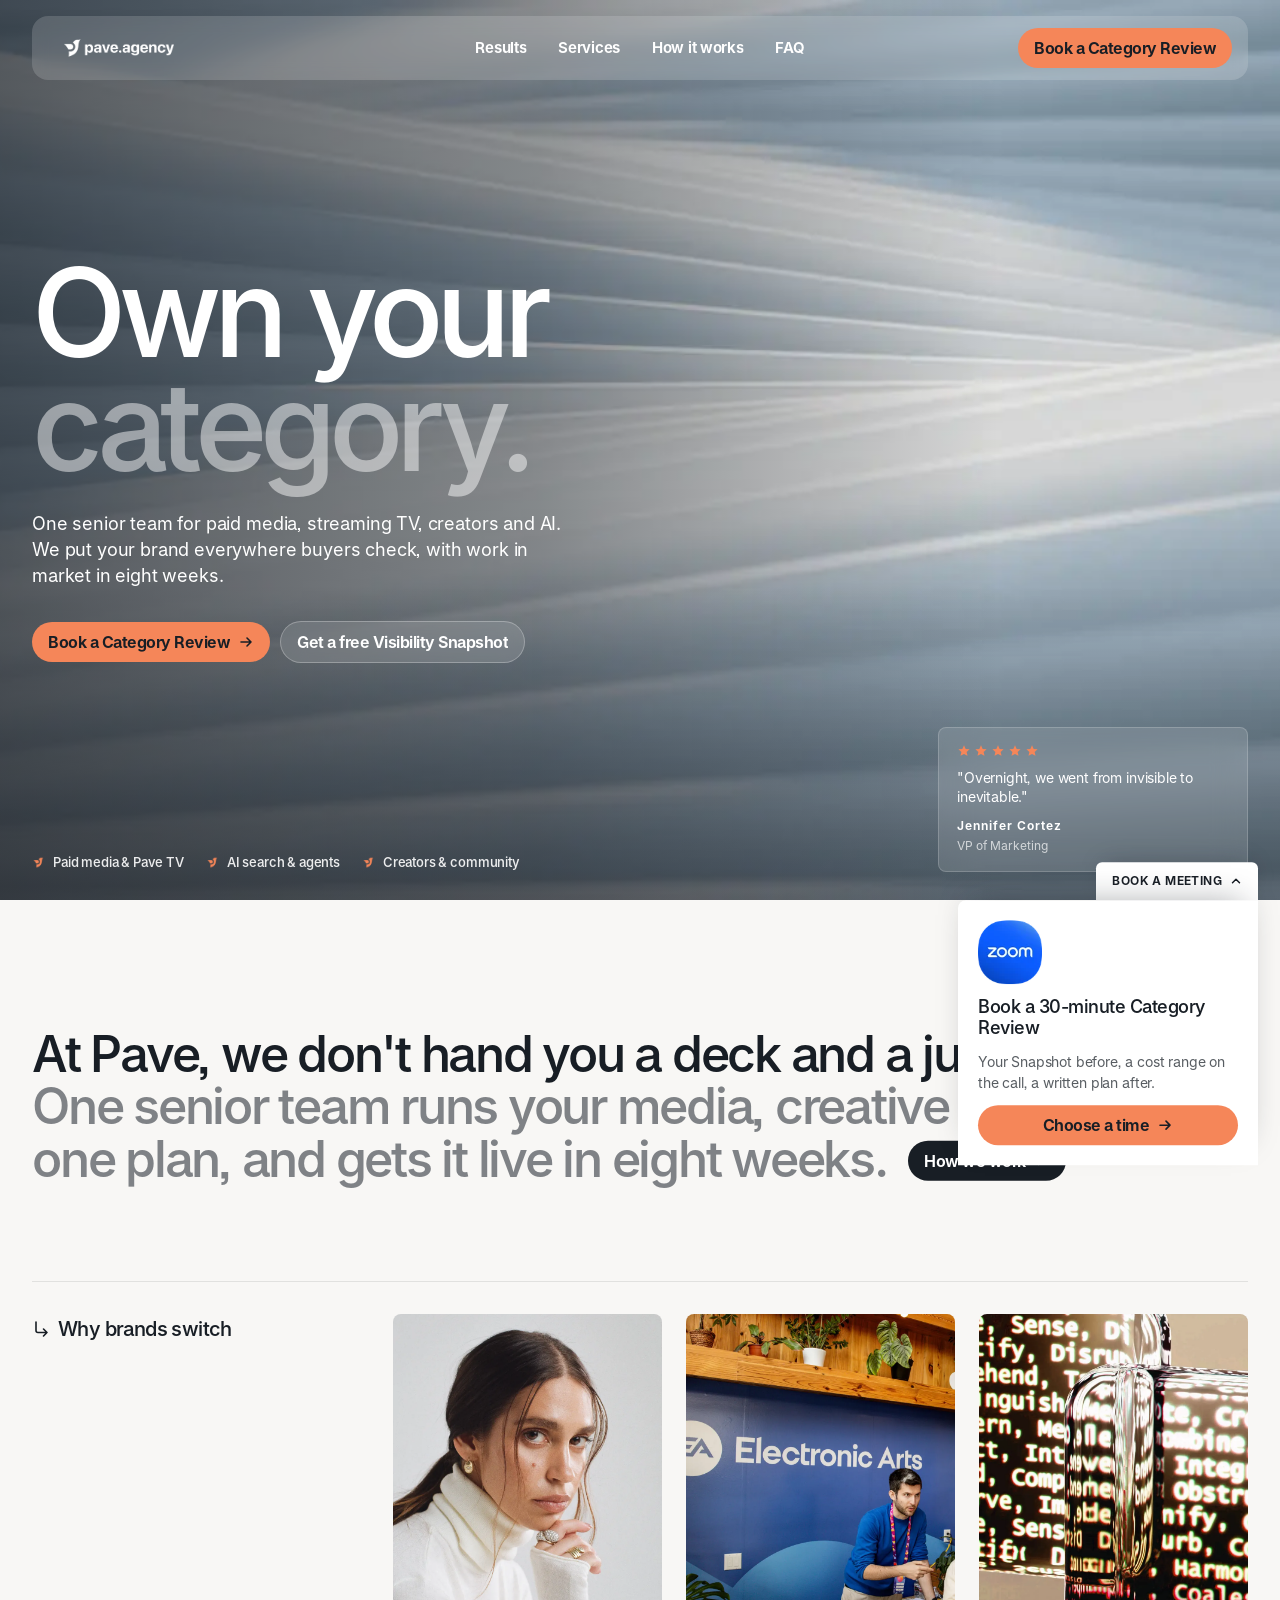
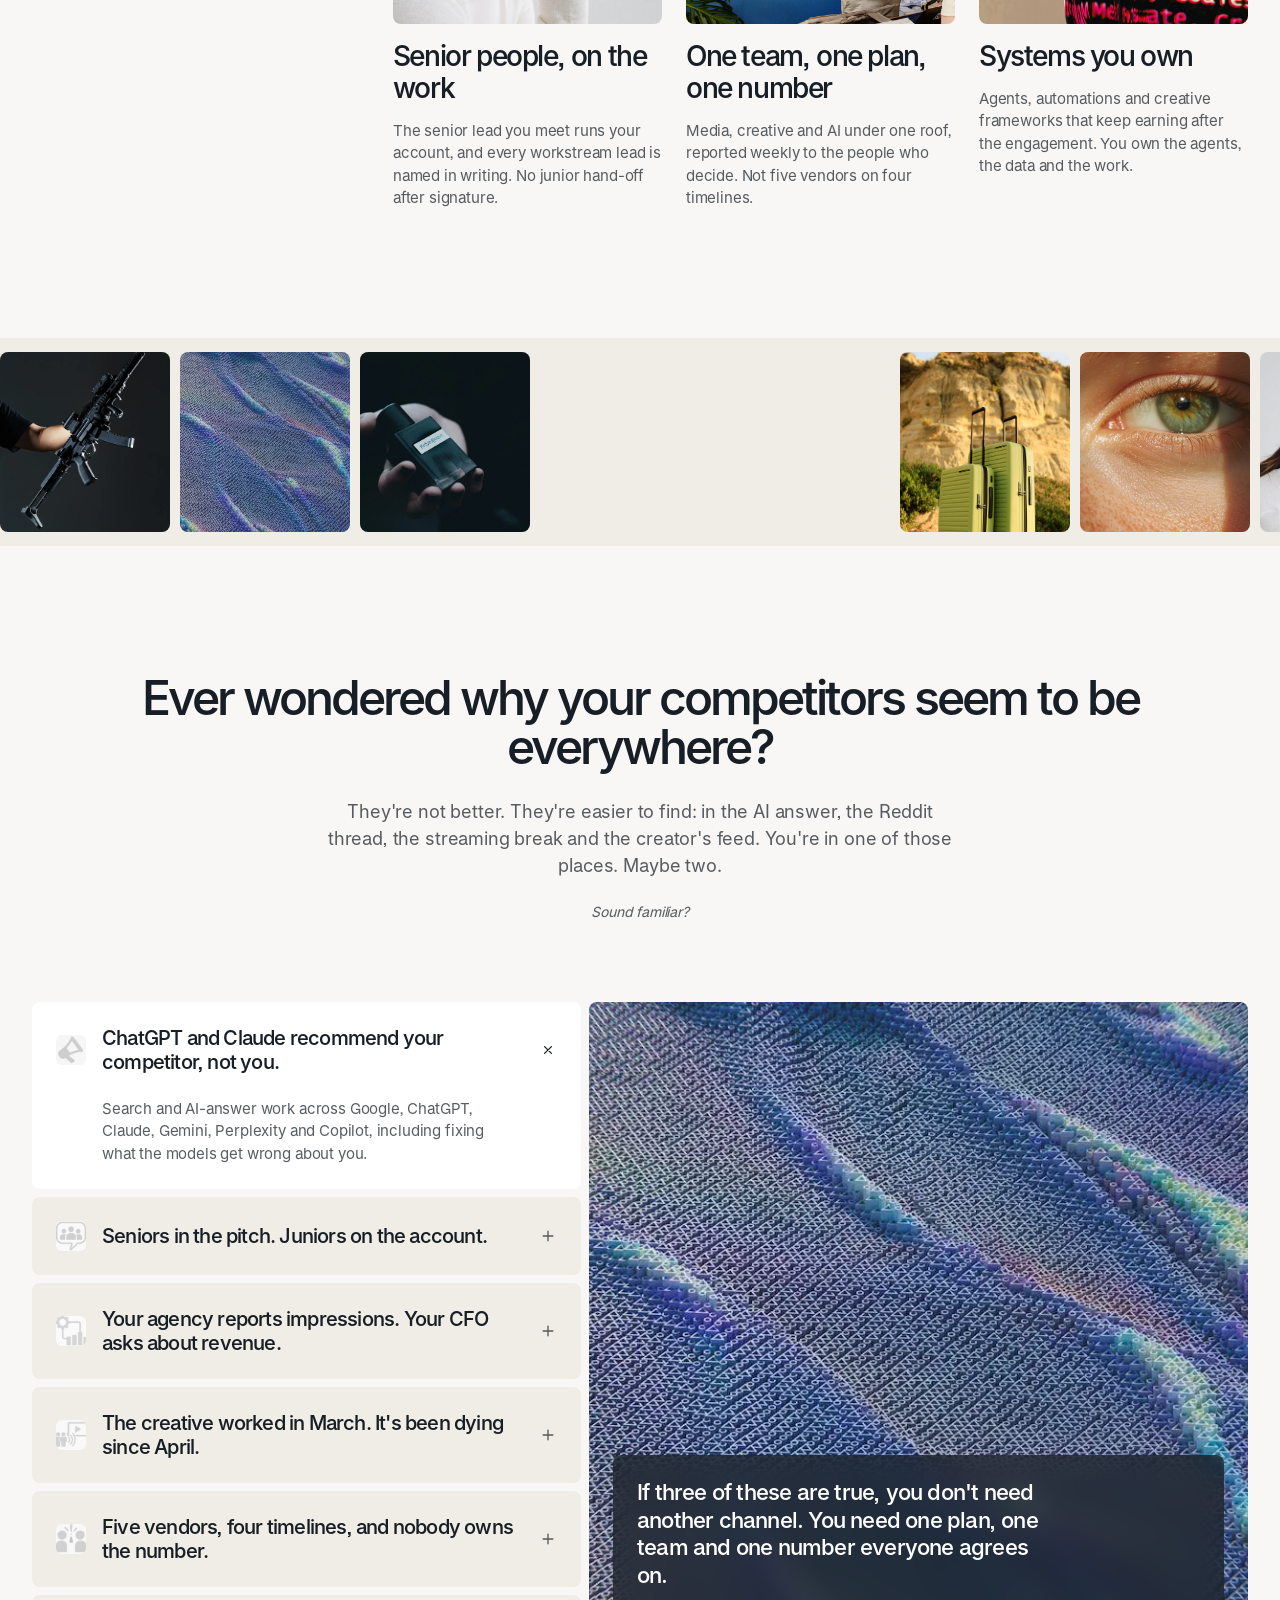
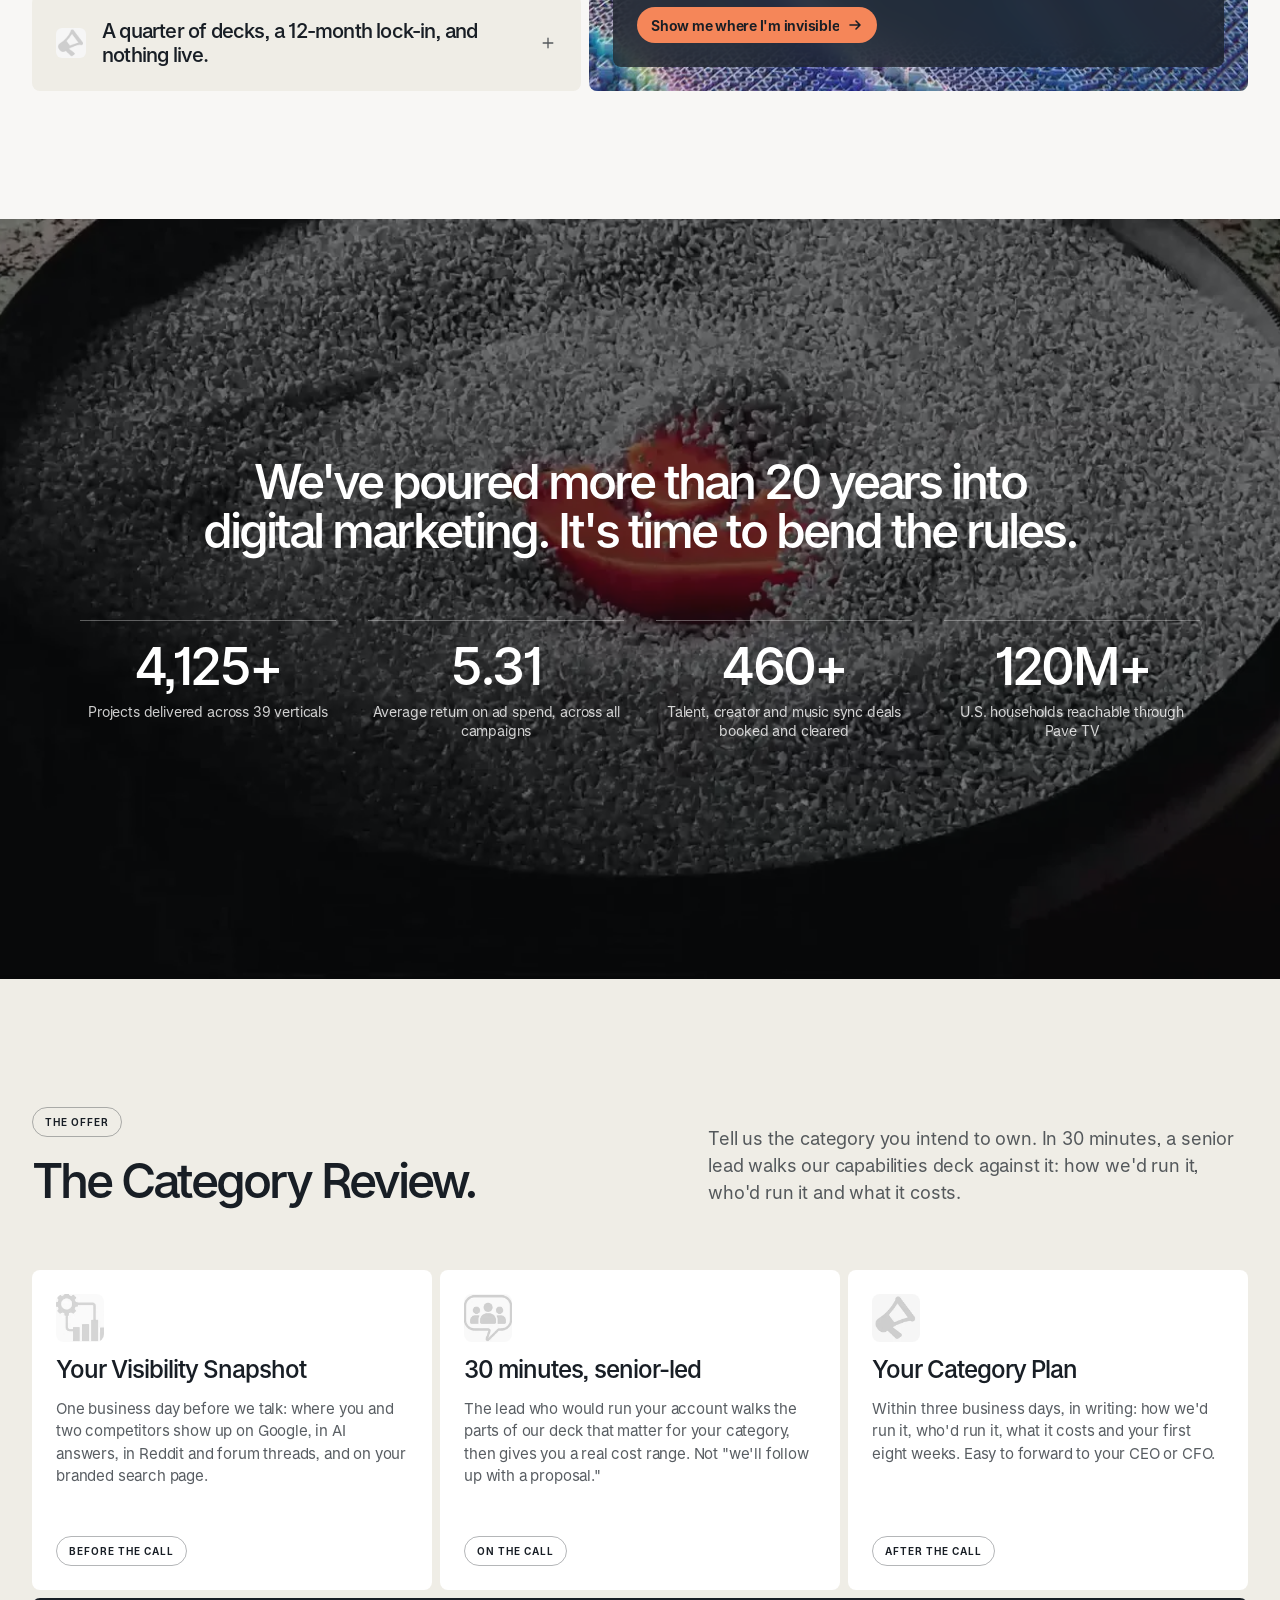
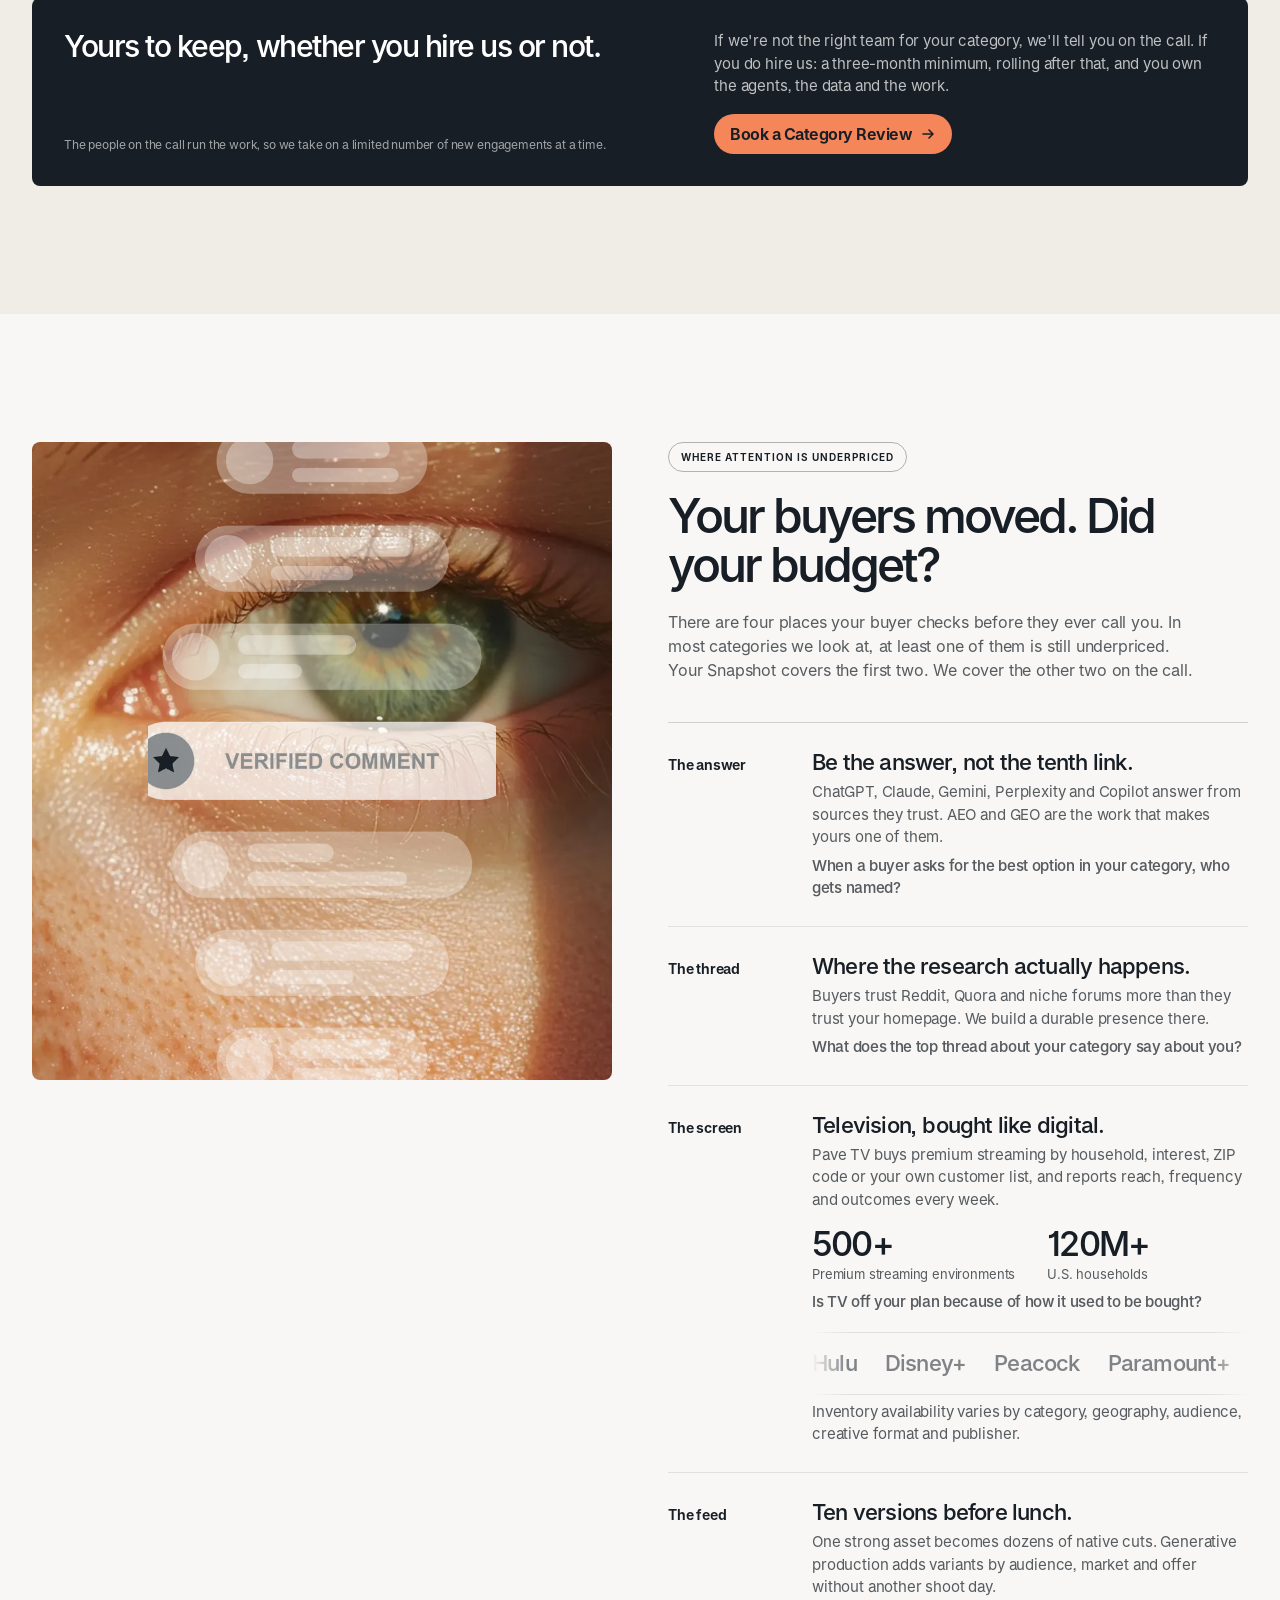
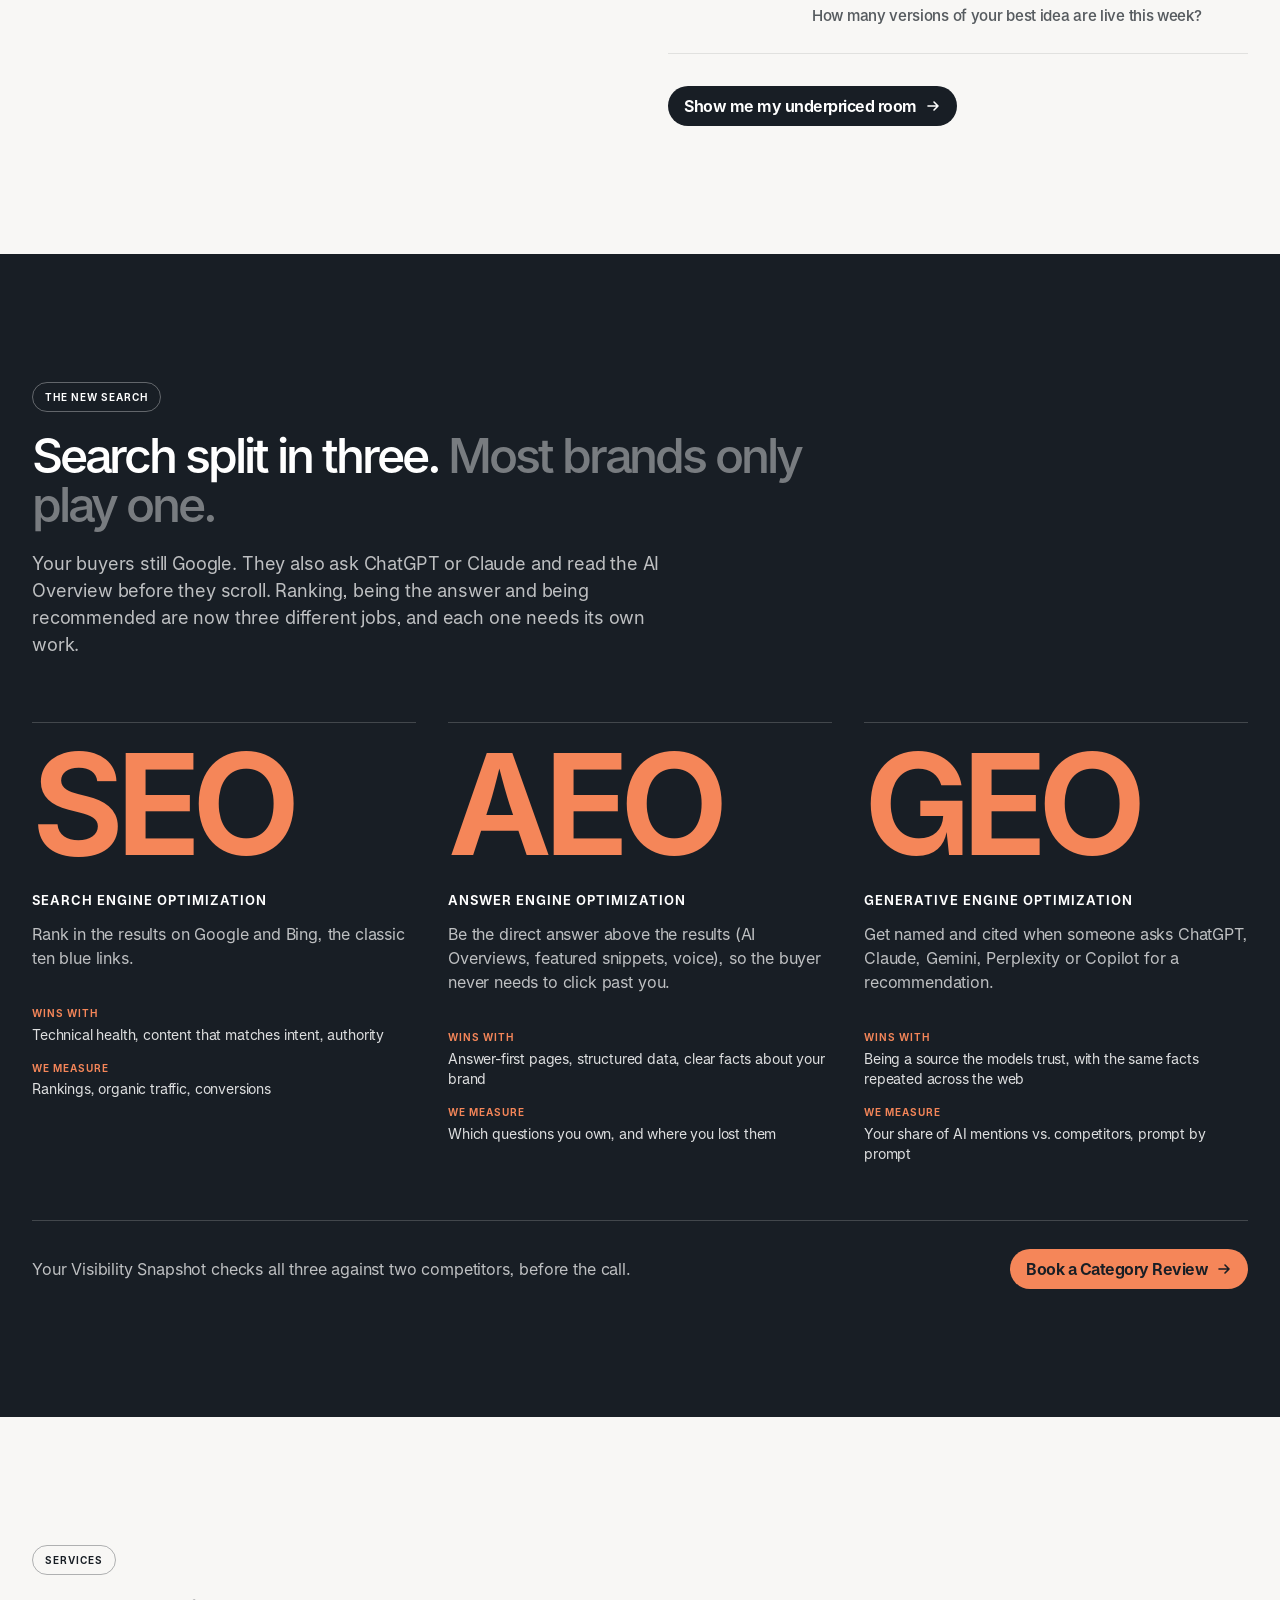
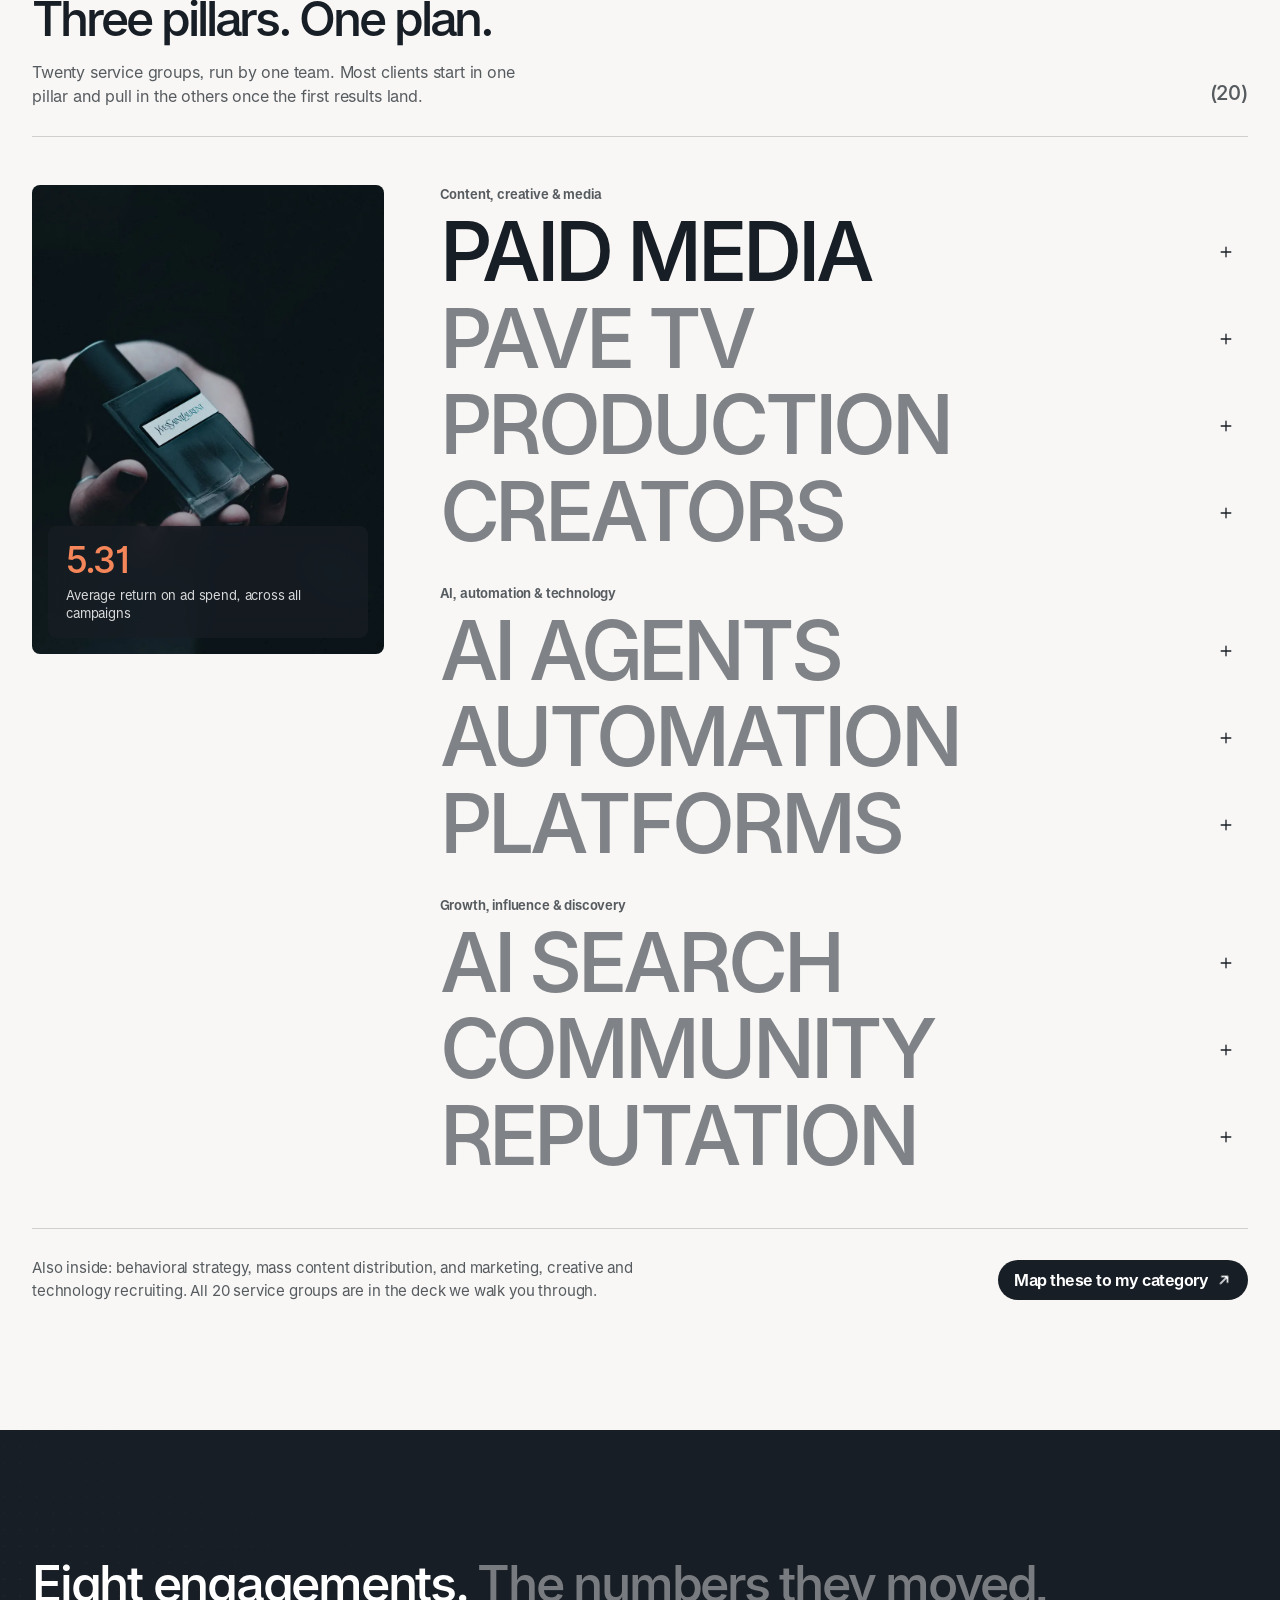
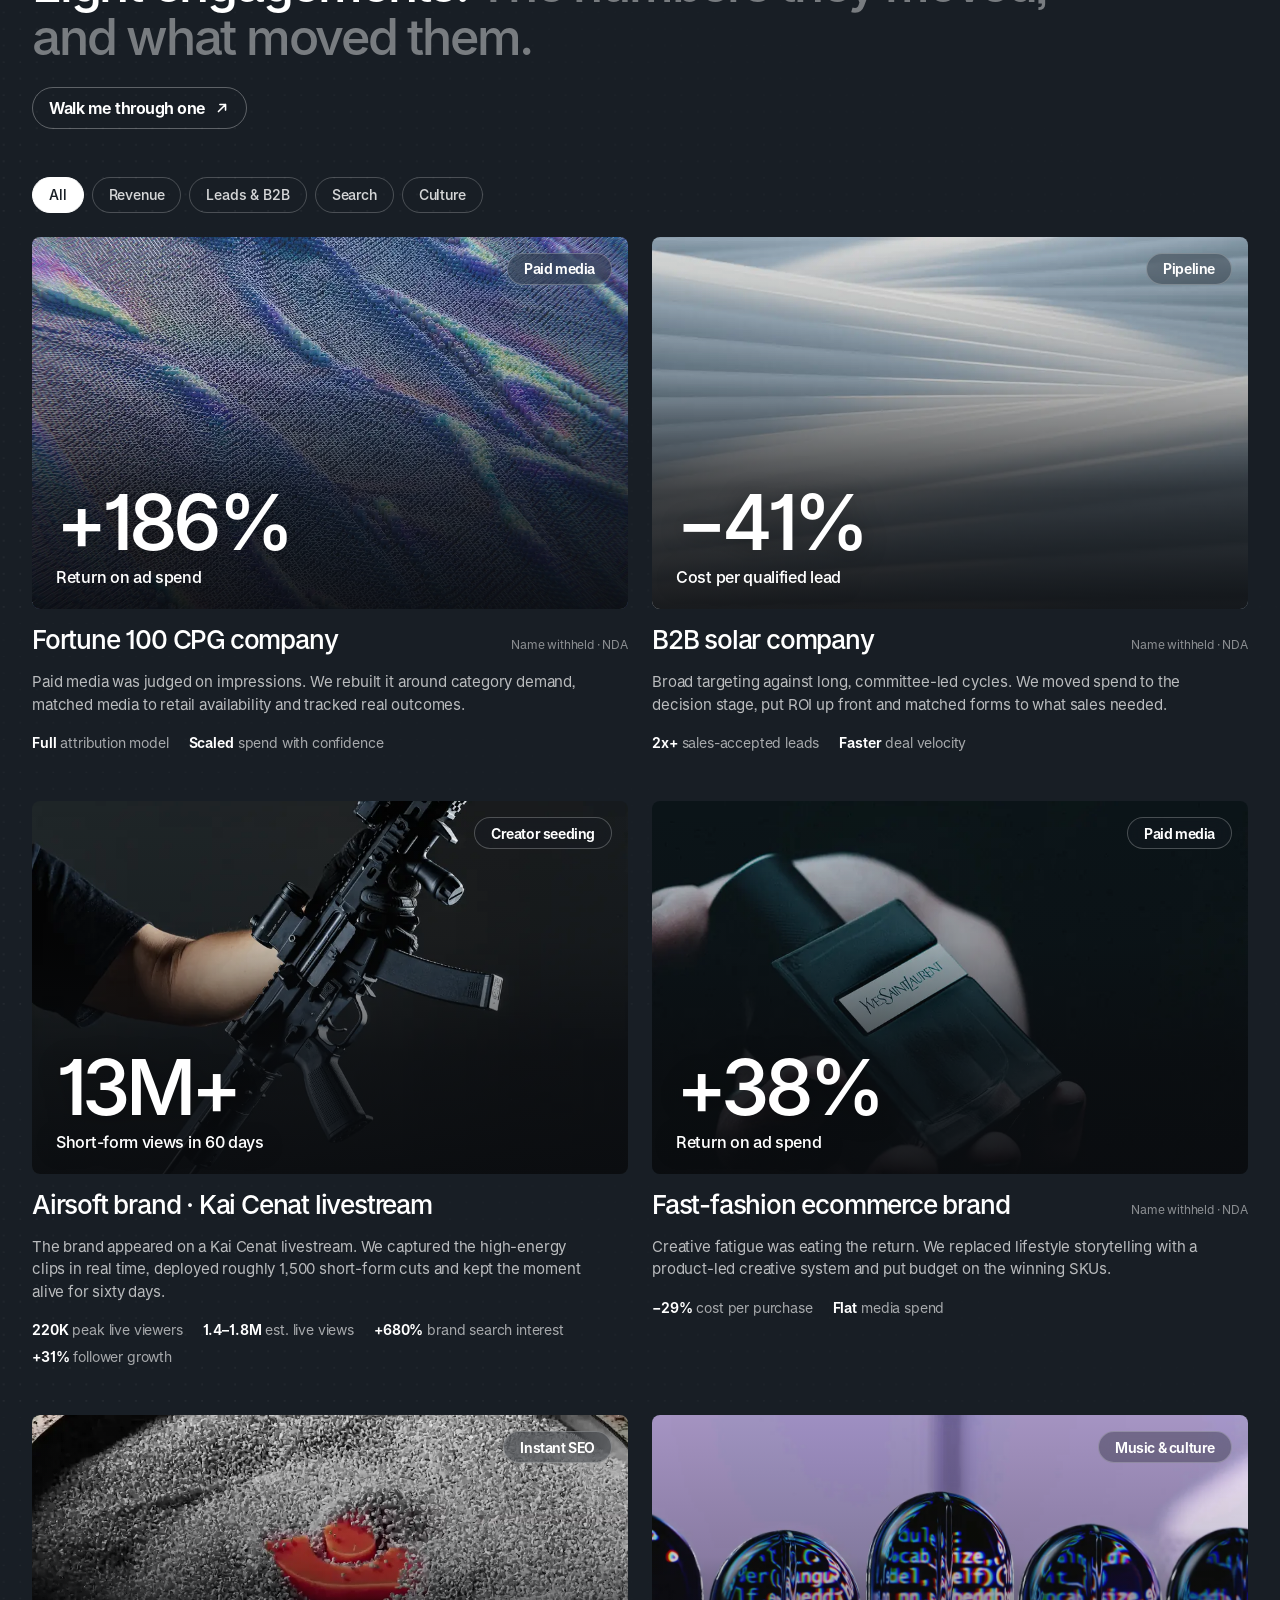
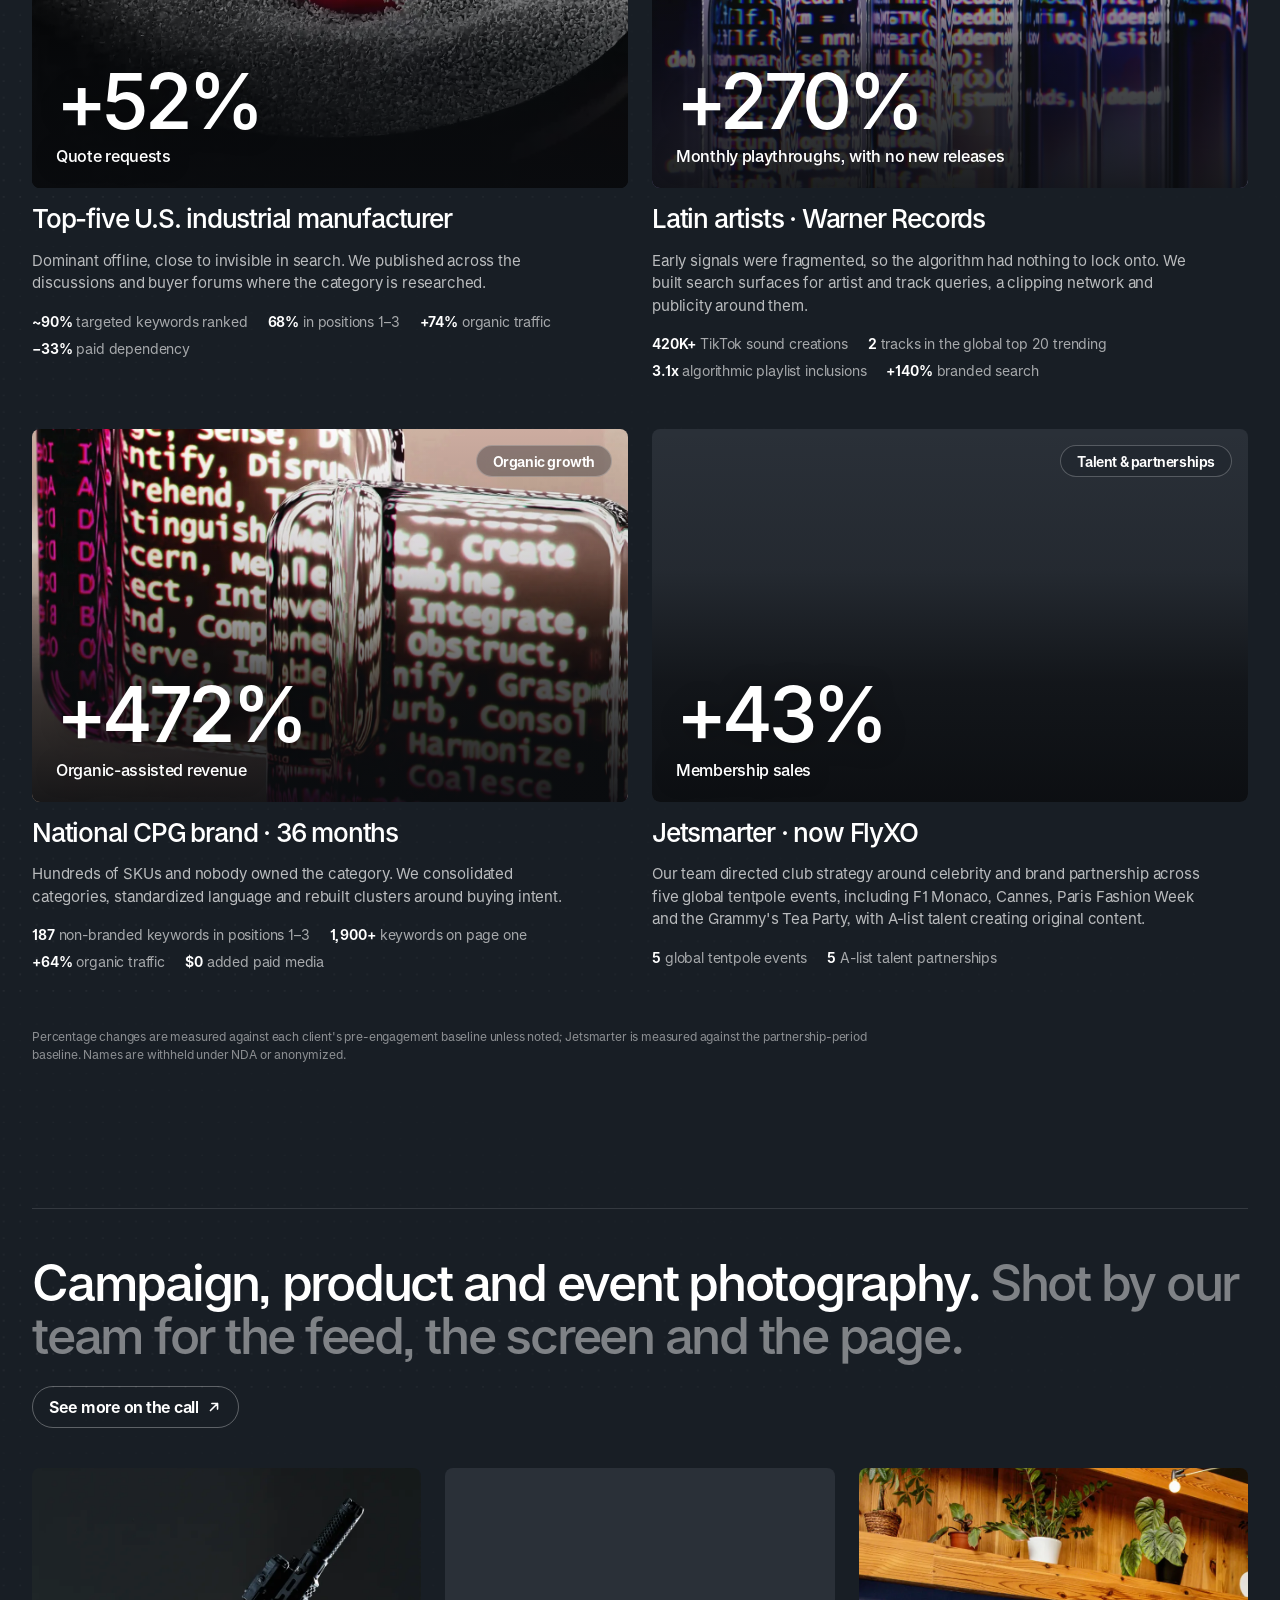
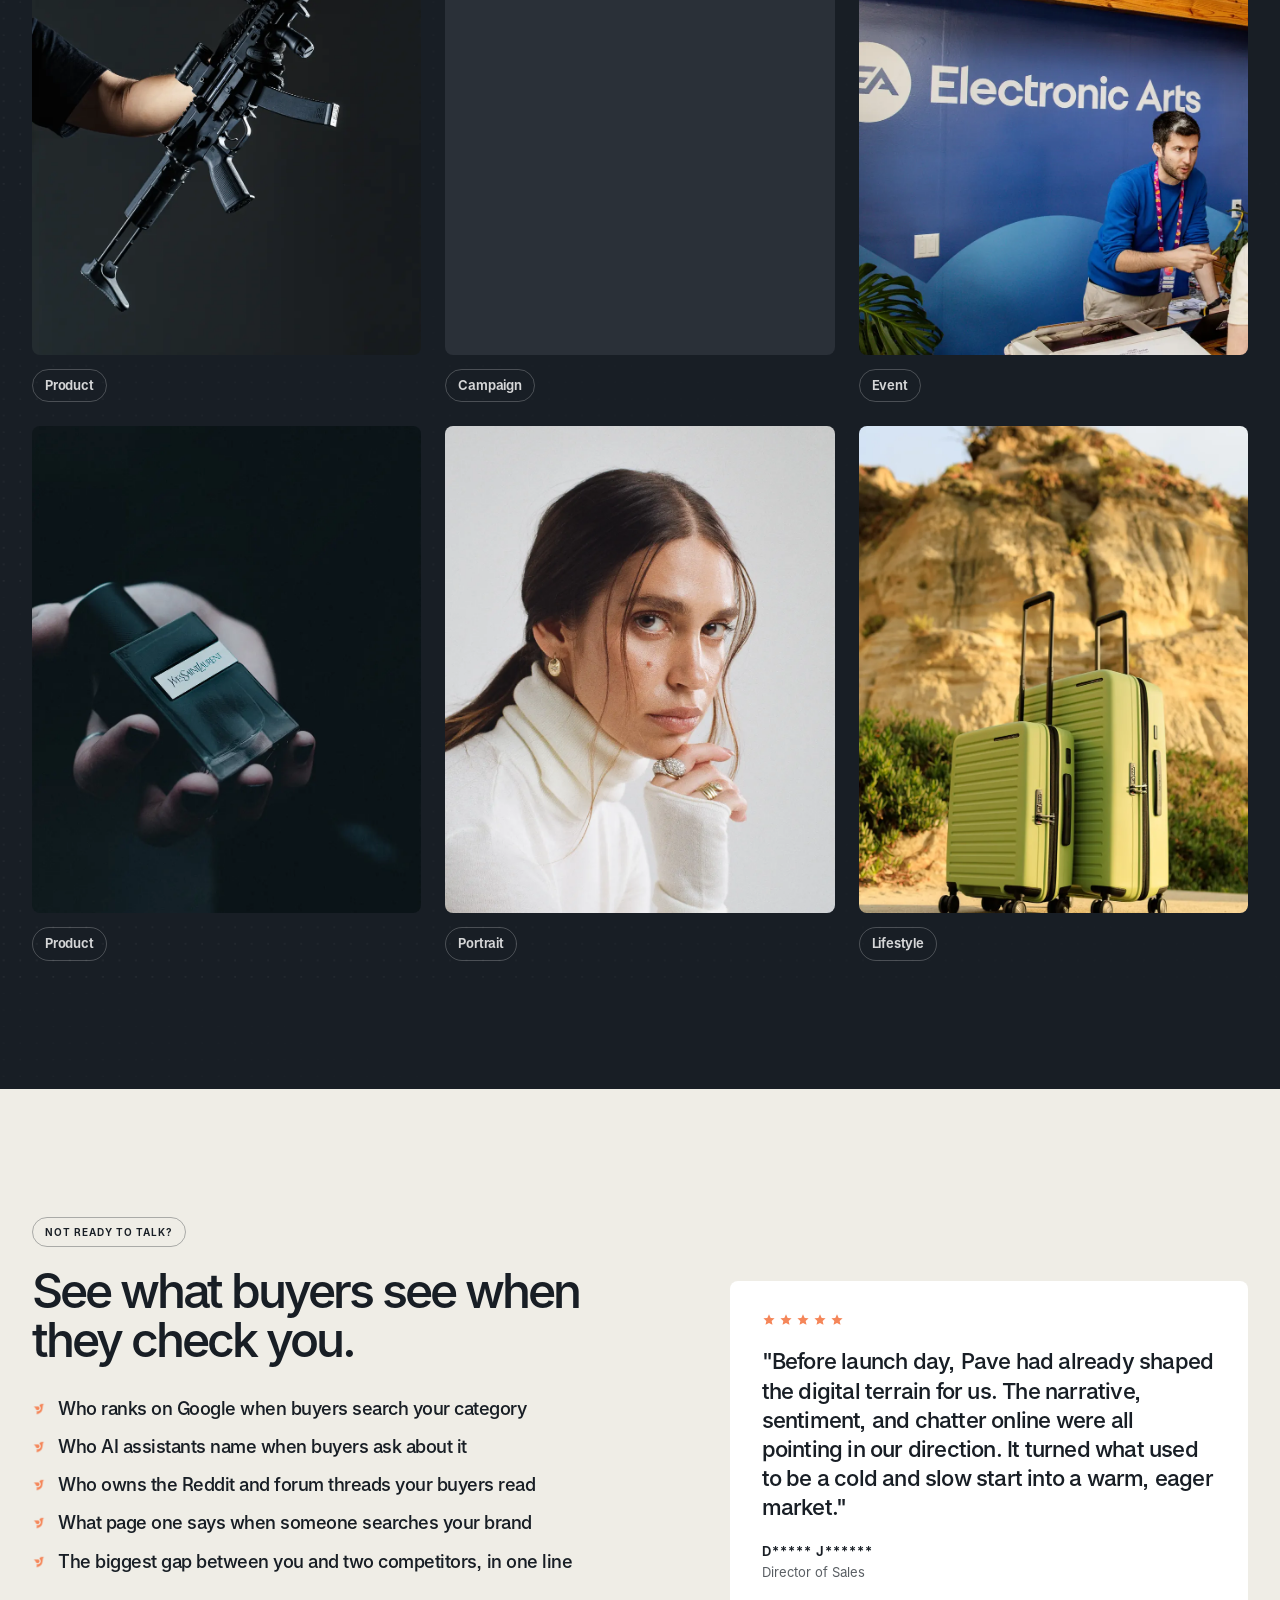
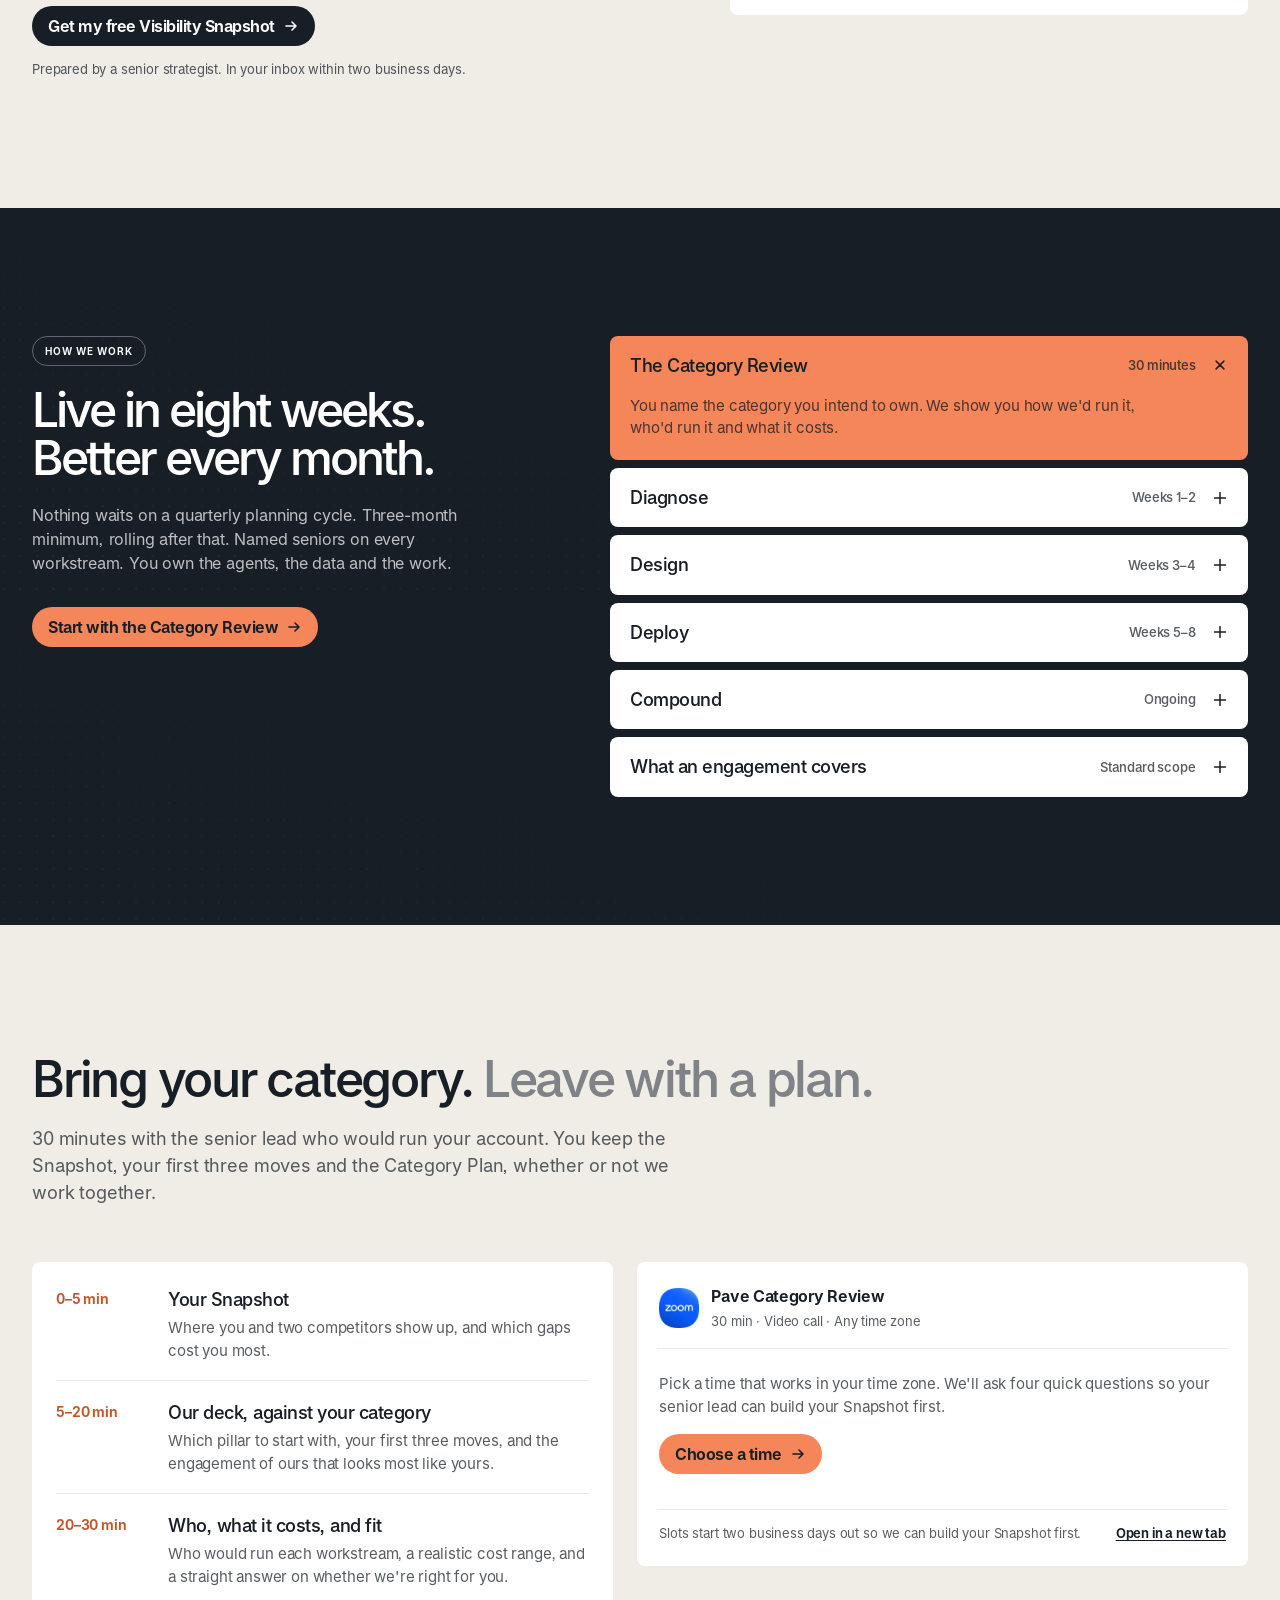
<file: index.html>
<!doctype html>
<html lang="en" class="no-js">
<head>
  <meta charset="utf-8">
  <meta name="viewport" content="width=device-width, initial-scale=1, viewport-fit=cover">
  <title>Pave | Own your category. Media, creative and AI from one senior team.</title>
  <meta name="description" content="One senior team for paid media, streaming TV, creators, AI search and AI agents. Work in market in eight weeks. Book a 30-minute Category Review.">
  <link rel="canonical" href="https://www.pave.agency/">
  <meta property="og:type" content="website">
  <meta property="og:site_name" content="pave.agency">
  <meta property="og:url" content="https://www.pave.agency/">
  <meta property="og:title" content="Own your category. | Pave">
  <meta property="og:description" content="Tell us the category you intend to own. In 30 minutes we'll show you how we'd run it, who'd run it and what it costs.">
  <meta property="og:image" content="https://www.pave.agency/assets/img/brand/og-image.jpg">
  <meta property="og:image:width" content="1200">
  <meta property="og:image:height" content="630">
  <meta name="twitter:card" content="summary_large_image">
  <meta name="twitter:title" content="Own your category. | Pave">
  <meta name="twitter:description" content="Tell us the category you intend to own. In 30 minutes we'll show you how we'd run it, who'd run it and what it costs.">
  <meta name="twitter:image" content="https://www.pave.agency/assets/img/brand/og-image.jpg">
  <meta name="theme-color" content="#181e25">
  <link rel="icon" href="assets/img/brand/favicon-32.png" type="image/png">
  <link rel="apple-touch-icon" href="assets/img/brand/pave-icon-256.png">
  <link rel="preload" href="assets/fonts/raveo-500.woff2" as="font" type="font/woff2" crossorigin>
  <link rel="preload" href="assets/fonts/raveo-400.woff2" as="font" type="font/woff2" crossorigin>
  <link rel="stylesheet" href="assets/css/styles.css">
  <script type="application/ld+json">
  {
    "@context": "https://schema.org",
    "@type": "Organization",
    "name": "Pave",
    "alternateName": "pave.agency",
    "url": "https://www.pave.agency/",
    "logo": "https://www.pave.agency/assets/img/brand/pave-icon-256.png",
    "description": "One senior team for paid media, streaming TV, creators, AI search and AI agents.",
    "email": "contact@pave.agency",
    "telephone": "+1-323-716-2810",
    "sameAs": ["https://www.instagram.com/pave.agency/", "https://www.linkedin.com/company/pave-marketing-agency/"]
  }
  </script>
  <!-- gen:faq-ld -->
  <script type="application/ld+json">
  {
    "@context": "https://schema.org",
    "@type": "FAQPage",
    "mainEntity": [
      {
        "@type": "Question",
        "name": "Is the Category Review a sales call?",
        "acceptedAnswer": {
          "@type": "Answer",
          "text": "It's a working session. We look at your category before you join, walk our deck against it, and give you a cost range on the call. The Snapshot and the Category Plan are yours to keep either way. If you need an NDA before sharing anything private, ask and we'll sign one first."
        }
      },
      {
        "@type": "Question",
        "name": "What does Pave cost?",
        "acceptedAnswer": {
          "@type": "Answer",
          "text": "Scope is written per client, so we don't publish a rate card. You get a realistic range on the call and the number in writing in your Category Plan."
        }
      },
      {
        "@type": "Question",
        "name": "How long do we have to commit?",
        "acceptedAnswer": {
          "@type": "Answer",
          "text": "Three months minimum, rolling after that. No 12-month lock-in."
        }
      },
      {
        "@type": "Question",
        "name": "Who actually does the work?",
        "acceptedAnswer": {
          "@type": "Answer",
          "text": "Named seniors. Media, creative, AI & automation, growth and measurement each have a named senior lead, and your Category Plan tells you who they are. No junior hand-off after signature."
        }
      },
      {
        "@type": "Question",
        "name": "What are AEO and GEO?",
        "acceptedAnswer": {
          "@type": "Answer",
          "text": "AEO (answer engine optimization) makes your brand the direct answer in Google's AI Overviews, featured snippets and voice assistants. GEO (generative engine optimization) gets you named and cited when buyers ask ChatGPT, Claude, Gemini, Perplexity or Copilot for a recommendation. SEO still matters, because it's how you rank in the results. AEO and GEO decide whether you're mentioned before anyone clicks. Your Visibility Snapshot shows where you stand on all three."
        }
      },
      {
        "@type": "Question",
        "name": "How fast will we see work in market?",
        "acceptedAnswer": {
          "@type": "Answer",
          "text": "Eight weeks from first look. Weeks 1–2 diagnose, weeks 3–4 design, and campaigns and agents go live in stages from week 5. After that we optimize weekly and review monthly."
        }
      },
      {
        "@type": "Question",
        "name": "We already have an agency. Do we have to switch everything?",
        "acceptedAnswer": {
          "@type": "Answer",
          "text": "No. Most clients start in one pillar and pull in the others once the first results land. Bring your current agency's plan to the call and we'll tell you where we'd start and what we'd leave alone."
        }
      },
      {
        "@type": "Question",
        "name": "We're B2B with a long, committee-led sales cycle. How do you measure that?",
        "acceptedAnswer": {
          "@type": "Answer",
          "text": "Measurement is its own workstream with a named lead, reported weekly. We tie actions back to channel, creative and spend, score and route leads by intent, and put media, CRM and web in one view. For a B2B solar company with committee-led cycles, moving spend to the decision stage, leading with ROI and matching forms to what sales needed cut cost per qualified lead by 41% and at least doubled sales-accepted leads."
        }
      },
      {
        "@type": "Question",
        "name": "Will AI agents publish anything without our sign-off?",
        "acceptedAnswer": {
          "@type": "Answer",
          "text": "Not without rules you approve. Campaign and content steps go live only with your sign-off. Customer-facing assistants run inside guardrails your team signs off on, with complex cases escalated to people."
        }
      },
      {
        "@type": "Question",
        "name": "Do you work outside the U.S.?",
        "acceptedAnswer": {
          "@type": "Answer",
          "text": "Yes. We're one global, remote senior team working across time zones. Pave TV reaches 120M+ U.S. households. Paid media, search, AI answers, creators and production run wherever your market is, including international and multilingual SEO and localization."
        }
      }
    ]
  }
  </script>
  <!-- /gen:faq-ld -->
</head>
<body>
  <a class="skip" href="#main">Skip to content</a>

  <header class="nav" id="nav">
    <a class="nav__logo" href="#top" aria-label="pave.agency home">
      <img class="logo-white" src="assets/img/brand/logo-white.png" alt="pave.agency" width="574" height="115">
      <img class="logo-orange" src="assets/img/brand/logo-orange.png" alt="pave.agency" width="500" height="77">
    </a>
    <nav class="nav__links" aria-label="Primary">
      <a href="#results">Results</a>
      <a href="#services">Services</a>
      <a href="#how">How it works</a>
      <a href="#faq">FAQ</a>
    </nav>
    <div class="nav__right">
      <a class="btn btn--accent" href="#book-cal" data-cta="nav">Book a Category Review</a>
      <button class="nav__burger" type="button" aria-expanded="false" aria-controls="menu" aria-label="Open menu"><span></span></button>
    </div>
  </header>
  <div class="menu" id="menu">
    <a href="#results">Results</a>
    <a href="#services">Services</a>
    <a href="#how">How it works</a>
    <a href="#faq">FAQ</a>
    <a class="btn btn--accent" href="#book-cal" data-cta="menu">Book a Category Review</a>
  </div>

  <main id="main">
    <!-- HERO -->
    <section class="hero" id="top" aria-labelledby="hero-title">
      <div class="hero__media" aria-hidden="true">
        <video muted loop playsinline preload="none" poster="assets/img/photo/fabric-poster.webp" data-lazy-video>
          <source data-src="assets/video/fabric.mp4" type="video/mp4">
        </video>
      </div>
      <div class="hero__inner container">
        <h1 class="giant hero__title" id="hero-title">Own your <span class="soft">category.</span></h1>
        <p class="hero__sub">One senior team for paid media, streaming TV, creators and AI. We put your brand everywhere buyers check, with work in market in eight weeks.</p>
        <div class="btn-row">
          <a class="btn btn--accent" href="#book-cal" data-cta="hero">Book a Category Review <svg viewBox="0 0 16 16" aria-hidden="true"><path d="M3 8h10M9 4l4 4-4 4" fill="none" stroke="currentColor" stroke-width="1.6" stroke-linecap="round" stroke-linejoin="round"/></svg></a>
          <a class="btn btn--glass" href="#snapshot" data-cta="hero-snapshot">Get a free Visibility Snapshot</a>
        </div>
        <div class="hero__foot">
          <ul class="hero__chips" aria-label="What we run">
            <li><img src="assets/img/brand/pave-icon-256.png" alt="" width="13" height="13">Paid media &amp; Pave TV</li>
            <li><img src="assets/img/brand/pave-icon-256.png" alt="" width="13" height="13">AI search &amp; agents</li>
            <li><img src="assets/img/brand/pave-icon-256.png" alt="" width="13" height="13">Creators &amp; community</li>
          </ul>
          <figure class="review-card">
            <div class="stars" role="img" aria-label="5 out of 5 stars"><svg viewBox="0 0 16 16" aria-hidden="true"><path d="m8 1.5 1.9 4.1 4.5.5-3.4 3 1 4.4L8 11.3l-4 2.2 1-4.4-3.4-3 4.5-.5z" fill="currentColor"/></svg><svg viewBox="0 0 16 16" aria-hidden="true"><path d="m8 1.5 1.9 4.1 4.5.5-3.4 3 1 4.4L8 11.3l-4 2.2 1-4.4-3.4-3 4.5-.5z" fill="currentColor"/></svg><svg viewBox="0 0 16 16" aria-hidden="true"><path d="m8 1.5 1.9 4.1 4.5.5-3.4 3 1 4.4L8 11.3l-4 2.2 1-4.4-3.4-3 4.5-.5z" fill="currentColor"/></svg><svg viewBox="0 0 16 16" aria-hidden="true"><path d="m8 1.5 1.9 4.1 4.5.5-3.4 3 1 4.4L8 11.3l-4 2.2 1-4.4-3.4-3 4.5-.5z" fill="currentColor"/></svg><svg viewBox="0 0 16 16" aria-hidden="true"><path d="m8 1.5 1.9 4.1 4.5.5-3.4 3 1 4.4L8 11.3l-4 2.2 1-4.4-3.4-3 4.5-.5z" fill="currentColor"/></svg></div>
            <blockquote><p>"Overnight, we went from invisible to inevitable."</p></blockquote>
            <footer>Jennifer Cortez<span>VP of Marketing</span></footer>
          </figure>
        </div>
      </div>
    </section>

    <!-- STATEMENT + WHY (Cunnet) -->
    <section class="section" aria-labelledby="statement-title">
      <div class="container">
        <h2 class="statement rv" id="statement-title">At Pave, we don't hand you a deck and a junior team. <span class="soft">One senior team runs your media, creative and AI on one plan, and gets it live in eight weeks.</span> <a class="btn btn--dark btn--up" href="#how" data-cta="statement">How we work <svg viewBox="0 0 16 16" aria-hidden="true"><path d="M3 8h10M9 4l4 4-4 4" fill="none" stroke="currentColor" stroke-width="1.6" stroke-linecap="round" stroke-linejoin="round"/></svg></a></h2>
        <div class="why">
          <p class="kicker"><svg viewBox="0 0 18 18" aria-hidden="true"><path d="M4 2v8.5a2 2 0 0 0 2 2h9M11.5 9l3.5 3.5-3.5 3.5" fill="none" stroke="currentColor" stroke-width="1.6" stroke-linecap="round" stroke-linejoin="round"/></svg> Why brands switch</p>
          <div class="why__cards">
            <article class="card-img rv">
              <div class="card-img__media"><img src="assets/img/photo/portrait.webp" alt="" width="900" height="1350" loading="lazy" decoding="async"></div>
              <h3>Senior people, on the work</h3>
              <p>The senior lead you meet runs your account, and every workstream lead is named in writing. No junior hand-off after signature.</p>
            </article>
            <article class="card-img rv">
              <div class="card-img__media"><img src="assets/img/photo/ea-booth.webp" alt="" width="900" height="1350" loading="lazy" decoding="async"></div>
              <h3>One team, one plan, one number</h3>
              <p>Media, creative and AI under one roof, reported weekly to the people who decide. Not five vendors on four timelines.</p>
            </article>
            <article class="card-img rv">
              <div class="card-img__media"><img src="assets/img/photo/glass-code.webp" alt="" width="1000" height="1132" loading="lazy" decoding="async"></div>
              <h3>Systems you own</h3>
              <p>Agents, automations and creative frameworks that keep earning after the engagement. You own the agents, the data and the work.</p>
            </article>
          </div>
        </div>
      </div>
    </section>

    <!-- PHOTO STRIP (Cunnet) -->
    <div class="strip" aria-hidden="true">
      <div class="marquee">
        <div class="marquee__track">
          <div class="marquee__group">
            <img src="assets/img/photo/airsoft.webp" alt="" width="900" height="1350" loading="lazy" decoding="async">
            <img src="assets/img/photo/iridescent.webp" alt="" width="1280" height="720" loading="lazy" decoding="async">
            <img src="assets/img/photo/perfume.webp" alt="" width="900" height="1350" loading="lazy" decoding="async">
            <img src="assets/img/photo/karat.webp" alt="" width="900" height="1350" loading="lazy" decoding="async">
            <img src="assets/img/photo/glass-perceive.webp" alt="" width="1600" height="900" loading="lazy" decoding="async">
            <img src="assets/img/photo/luggage.webp" alt="" width="900" height="1350" loading="lazy" decoding="async">
            <img src="assets/img/photo/eye.webp" alt="" width="1400" height="970" loading="lazy" decoding="async">
            <img src="assets/img/photo/portrait.webp" alt="" width="900" height="1350" loading="lazy" decoding="async">
            <img src="assets/img/photo/glass-drop.webp" alt="" width="1280" height="720" loading="lazy" decoding="async">
            <img src="assets/img/photo/ea-booth.webp" alt="" width="900" height="1350" loading="lazy" decoding="async">
            <img src="assets/img/photo/sand-wide.webp" alt="" width="1280" height="720" loading="lazy" decoding="async">
            <img src="assets/img/photo/glass-row.webp" alt="" width="1600" height="900" loading="lazy" decoding="async">
          </div>
        </div>
      </div>
    </div>

    <!-- DIAGNOSIS -->
    <section class="section" id="diagnosis" aria-labelledby="diag-title">
      <div class="container">
        <div class="center-q rv">
          <h2 class="h2" id="diag-title">Ever wondered why your competitors seem to be everywhere?</h2>
          <p>They're not better. They're easier to find: in the AI answer, the Reddit thread, the streaming break and the creator's feed. You're in one of those places. Maybe two.</p>
          <em>Sound familiar?</em>
        </div>
        <div class="tabs">
          <ul class="tabs__list">
            <!-- gen:pains -->
            <li class="pain is-open">
              <button type="button" aria-expanded="true" aria-controls="pain-0"><span class="pain__icon"><img src="assets/img/icons/discussion-engineering.webp" alt="" width="160" height="160"></span>ChatGPT and Claude recommend your competitor, not you.<svg class="pain__chev" viewBox="0 0 16 16" aria-hidden="true"><path d="M8 2.5v11M2.5 8h11" stroke="currentColor" stroke-width="1.5" stroke-linecap="round"/></svg></button>
              <div class="pain__body" id="pain-0"><div><p>Search and AI-answer work across Google, ChatGPT, Claude, Gemini, Perplexity and Copilot, including fixing what the models get wrong about you.</p></div></div>
            </li>
            <li class="pain">
              <button type="button" aria-expanded="false" aria-controls="pain-1"><span class="pain__icon"><img src="assets/img/icons/community-engagement.webp" alt="" width="160" height="160"></span>Seniors in the pitch. Juniors on the account.<svg class="pain__chev" viewBox="0 0 16 16" aria-hidden="true"><path d="M8 2.5v11M2.5 8h11" stroke="currentColor" stroke-width="1.5" stroke-linecap="round"/></svg></button>
              <div class="pain__body" id="pain-1"><div><p>The senior lead you meet runs your account, and every workstream lead is named in writing. No junior hand-off after signature.</p></div></div>
            </li>
            <li class="pain">
              <button type="button" aria-expanded="false" aria-controls="pain-2"><span class="pain__icon"><img src="assets/img/icons/algorithmic-modulation.webp" alt="" width="160" height="160"></span>Your agency reports impressions. Your CFO asks about revenue.<svg class="pain__chev" viewBox="0 0 16 16" aria-hidden="true"><path d="M8 2.5v11M2.5 8h11" stroke="currentColor" stroke-width="1.5" stroke-linecap="round"/></svg></button>
              <div class="pain__body" id="pain-2"><div><p>Media, CRM, commerce and web in one view, reported weekly to the people who decide.</p></div></div>
            </li>
            <li class="pain">
              <button type="button" aria-expanded="false" aria-controls="pain-3"><span class="pain__icon"><img src="assets/img/icons/media-amplification.webp" alt="" width="160" height="160"></span>The creative worked in March. It&#x27;s been dying since April.<svg class="pain__chev" viewBox="0 0 16 16" aria-hidden="true"><path d="M8 2.5v11M2.5 8h11" stroke="currentColor" stroke-width="1.5" stroke-linecap="round"/></svg></button>
              <div class="pain__body" id="pain-3"><div><p>Modular creative systems plus generative production: ten versions before lunch, without another shoot day.</p></div></div>
            </li>
            <li class="pain">
              <button type="button" aria-expanded="false" aria-controls="pain-4"><span class="pain__icon"><img src="assets/img/icons/conflict-farming.webp" alt="" width="160" height="160"></span>Five vendors, four timelines, and nobody owns the number.<svg class="pain__chev" viewBox="0 0 16 16" aria-hidden="true"><path d="M8 2.5v11M2.5 8h11" stroke="currentColor" stroke-width="1.5" stroke-linecap="round"/></svg></button>
              <div class="pain__body" id="pain-4"><div><p>Media, creative and AI from one senior team, on one plan.</p></div></div>
            </li>
            <li class="pain">
              <button type="button" aria-expanded="false" aria-controls="pain-5"><span class="pain__icon"><img src="assets/img/icons/discussion-engineering.webp" alt="" width="160" height="160"></span>A quarter of decks, a 12-month lock-in, and nothing live.<svg class="pain__chev" viewBox="0 0 16 16" aria-hidden="true"><path d="M8 2.5v11M2.5 8h11" stroke="currentColor" stroke-width="1.5" stroke-linecap="round"/></svg></button>
              <div class="pain__body" id="pain-5"><div><p>Eight weeks from first look to work in market. A three-month minimum, rolling after that.</p></div></div>
            </li>
            <!-- /gen:pains -->
          </ul>
          <div class="tabs__media rv">
            <img src="assets/img/photo/iridescent.webp" alt="" width="1280" height="720" loading="lazy" decoding="async">
            <div class="tabs__close">
              <p>If three of these are true, you don't need another channel. You need one plan, one team and one number everyone agrees on.</p>
              <a class="btn btn--accent btn--sm" href="#book-cal" data-cta="diagnosis">Show me where I'm invisible <svg viewBox="0 0 16 16" aria-hidden="true"><path d="M3 8h10M9 4l4 4-4 4" fill="none" stroke="currentColor" stroke-width="1.6" stroke-linecap="round" stroke-linejoin="round"/></svg></a>
            </div>
          </div>
        </div>
      </div>
    </section>

    <!-- BAND -->
    <section class="band" aria-labelledby="band-title">
      <div class="band__media" aria-hidden="true">
        <video muted loop playsinline preload="none" poster="assets/img/photo/sand-poster.webp" data-lazy-video>
          <source data-src="assets/video/pave-sand.mp4" type="video/mp4">
        </video>
      </div>
      <div class="band__inner">
        <h2 class="h2 rv" id="band-title">We've poured more than 20 years into digital marketing. It's time to bend the rules.</h2>
        <div class="stats">
          <div class="stat rv"><b data-count="4125" data-suffix="+">4,125+</b><span>Projects delivered across 39 verticals</span></div>
          <div class="stat rv"><b data-count="5.31">5.31</b><span>Average return on ad spend, across all campaigns</span></div>
          <div class="stat rv"><b data-count="460" data-suffix="+">460+</b><span>Talent, creator and music sync deals booked and cleared</span></div>
          <div class="stat rv"><b data-count="120" data-suffix="M+">120M+</b><span>U.S. households reachable through Pave TV</span></div>
        </div>
      </div>
    </section>

    <!-- OFFER -->
    <section class="section section--bg2" id="review" aria-labelledby="offer-title">
      <div class="container">
        <div class="split">
          <div>
            <span class="tag">The offer</span>
            <h2 class="h2" id="offer-title">The Category Review.</h2>
          </div>
          <p>Tell us the category you intend to own. In 30 minutes, a senior lead walks our capabilities deck against it: how we'd run it, who'd run it and what it costs.</p>
        </div>
        <div class="icon-cards">
          <article class="icon-card rv">
            <div class="icon-card__icon"><img src="assets/img/icons/algorithmic-modulation.webp" alt="" width="160" height="160"></div>
            <h3>Your Visibility Snapshot</h3>
            <p>One business day before we talk: where you and two competitors show up on Google, in AI answers, in Reddit and forum threads, and on your branded search page.</p>
            <span class="icon-card__when">Before the call</span>
          </article>
          <article class="icon-card rv">
            <div class="icon-card__icon"><img src="assets/img/icons/community-engagement.webp" alt="" width="160" height="160"></div>
            <h3>30 minutes, senior-led</h3>
            <p>The lead who would run your account walks the parts of our deck that matter for your category, then gives you a real cost range. Not "we'll follow up with a proposal."</p>
            <span class="icon-card__when">On the call</span>
          </article>
          <article class="icon-card rv">
            <div class="icon-card__icon"><img src="assets/img/icons/discussion-engineering.webp" alt="" width="160" height="160"></div>
            <h3>Your Category Plan</h3>
            <p>Within three business days, in writing: how we'd run it, who'd run it, what it costs and your first eight weeks. Easy to forward to your CEO or CFO.</p>
            <span class="icon-card__when">After the call</span>
          </article>
        </div>
        <div class="offer-foot">
          <div class="keep rv">
            <h3>Yours to keep, whether you hire us or not.</h3>
            <p>If we're not the right team for your category, we'll tell you on the call. If you do hire us: a three-month minimum, rolling after that, and you own the agents, the data and the work.</p>
            <a class="btn btn--accent" href="#book-cal" data-cta="offer">Book a Category Review <svg viewBox="0 0 16 16" aria-hidden="true"><path d="M3 8h10M9 4l4 4-4 4" fill="none" stroke="currentColor" stroke-width="1.6" stroke-linecap="round" stroke-linejoin="round"/></svg></a>
            <small>The people on the call run the work, so we take on a limited number of new engagements at a time.</small>
          </div>
        </div>
      </div>
    </section>

    <!-- ROOMS -->
    <section class="section" id="rooms" aria-labelledby="rooms-title">
      <div class="container rooms">
        <div class="rooms__media rv">
          <img src="assets/img/photo/eye.webp" alt="" width="1400" height="970" loading="lazy" decoding="async">
          <img class="vc" src="assets/img/photo/verified-comment.webp" alt="" width="600" height="982" loading="lazy" decoding="async">
        </div>
        <div class="rooms__body">
          <span class="tag">Where attention is underpriced</span>
          <h2 class="h2" id="rooms-title">Your buyers moved. Did your budget?</h2>
          <p>There are four places your buyer checks before they ever call you. In most categories we look at, at least one of them is still underpriced. Your Snapshot covers the first two. We cover the other two on the call.</p>
          <div class="room-list">
            <div class="room rv">
              <span class="room__name">The answer</span>
              <div>
                <h3>Be the answer, not the tenth link.</h3>
                <p>ChatGPT, Claude, Gemini, Perplexity and Copilot answer from sources they trust. AEO and GEO are the work that makes yours one of them.</p>
                <p class="room__ask">When a buyer asks for the best option in your category, who gets named?</p>
              </div>
            </div>
            <div class="room rv">
              <span class="room__name">The thread</span>
              <div>
                <h3>Where the research actually happens.</h3>
                <p>Buyers trust Reddit, Quora and niche forums more than they trust your homepage. We build a durable presence there.</p>
                <p class="room__ask">What does the top thread about your category say about you?</p>
              </div>
            </div>
            <div class="room rv">
              <span class="room__name">The screen</span>
              <div>
                <h3>Television, bought like digital.</h3>
                <p>Pave TV buys premium streaming by household, interest, ZIP code or your own customer list, and reports reach, frequency and outcomes every week.</p>
                <div class="room__nums">
                  <div><b>500+</b><span>Premium streaming environments</span></div>
                  <div><b>120M+</b><span>U.S. households</span></div>
                </div>
                <p class="room__ask">Is TV off your plan because of how it used to be bought?</p>
                <div class="ctv marquee" aria-label="Streaming environments Pave TV can reach">
                  <div class="marquee__track">
                    <div class="marquee__group">
                      <span>Hulu</span><span>Disney+</span><span>Peacock</span><span>Paramount+</span><span>Max</span><span>Roku Channel</span><span>Tubi</span><span>Pluto TV</span><span>Sling TV</span><span>DIRECTV</span><span>fuboTV</span><span>ESPN</span><span>NBA TV</span><span>FOX Sports</span><span>NBC Sports</span><span>CNN</span><span>CNBC</span><span>Bloomberg</span><span>AMC</span><span>HGTV</span><span>Food Network</span><span>Univision</span><span>Samsung TV Plus</span>
                    </div>
                  </div>
                </div>
                <p class="room__fine">Inventory availability varies by category, geography, audience, creative format and publisher.</p>
              </div>
            </div>
            <div class="room rv">
              <span class="room__name">The feed</span>
              <div>
                <h3>Ten versions before lunch.</h3>
                <p>One strong asset becomes dozens of native cuts. Generative production adds variants by audience, market and offer without another shoot day.</p>
                <p class="room__ask">How many versions of your best idea are live this week?</p>
              </div>
            </div>
          </div>
          <a class="btn btn--dark" href="#book-cal" data-cta="rooms">Show me my underpriced room <svg viewBox="0 0 16 16" aria-hidden="true"><path d="M3 8h10M9 4l4 4-4 4" fill="none" stroke="currentColor" stroke-width="1.6" stroke-linecap="round" stroke-linejoin="round"/></svg></a>
        </div>
      </div>
    </section>

    <!-- SEARCH SPLIT: SEO / AEO / GEO -->
    <section class="section section--dark" id="aeo" aria-labelledby="aeo-title">
      <div class="container">
        <div class="abc-head">
          <span class="tag">The new search</span>
          <h2 class="h2" id="aeo-title">Search split in three. <span class="soft">Most brands only play one.</span></h2>
          <p>Your buyers still Google. They also ask ChatGPT or Claude and read the AI Overview before they scroll. Ranking, being the answer and being recommended are now three different jobs, and each one needs its own work.</p>
        </div>
        <div class="abc">
          <div class="abc__col rv">
            <b class="abc__big">SEO</b>
            <h3>Search engine optimization</h3>
            <p>Rank in the results on Google and Bing, the classic ten blue links.</p>
            <dl><dt>Wins with</dt><dd>Technical health, content that matches intent, authority</dd><dt>We measure</dt><dd>Rankings, organic traffic, conversions</dd></dl>
          </div>
          <div class="abc__col rv">
            <b class="abc__big">AEO</b>
            <h3>Answer engine optimization</h3>
            <p>Be the direct answer above the results (AI Overviews, featured snippets, voice), so the buyer never needs to click past you.</p>
            <dl><dt>Wins with</dt><dd>Answer-first pages, structured data, clear facts about your brand</dd><dt>We measure</dt><dd>Which questions you own, and where you lost them</dd></dl>
          </div>
          <div class="abc__col rv">
            <b class="abc__big">GEO</b>
            <h3>Generative engine optimization</h3>
            <p>Get named and cited when someone asks ChatGPT, Claude, Gemini, Perplexity or Copilot for a recommendation.</p>
            <dl><dt>Wins with</dt><dd>Being a source the models trust, with the same facts repeated across the web</dd><dt>We measure</dt><dd>Your share of AI mentions vs. competitors, prompt by prompt</dd></dl>
          </div>
        </div>
        <div class="abc-foot">
          <p>Your Visibility Snapshot checks all three against two competitors, before the call.</p>
          <a class="btn btn--accent" href="#book-cal" data-cta="aeo">Book a Category Review <svg viewBox="0 0 16 16" aria-hidden="true"><path d="M3 8h10M9 4l4 4-4 4" fill="none" stroke="currentColor" stroke-width="1.6" stroke-linecap="round" stroke-linejoin="round"/></svg></a>
        </div>
      </div>
    </section>

    <!-- SERVICES (Cunnet) -->
    <section class="section" id="services" aria-labelledby="svc-title">
      <div class="container">
        <div class="svc-head">
          <div>
            <span class="tag">Services</span>
            <h2 class="h2" id="svc-title">Three pillars. One plan.</h2>
            <p>Twenty service groups, run by one team. Most clients start in one pillar and pull in the others once the first results land.</p>
          </div>
          <span class="svc-head__count" aria-hidden="true">(20)</span>
        </div>
        <div class="svc-wrap">
          <div class="svc-media" aria-hidden="true">
            <!-- gen:svc-media -->
            <img class="is-on" src="assets/img/photo/perfume.webp" alt="" data-svc="svc-01" loading="lazy" decoding="async">
            <img src="assets/img/photo/sand-wide.webp" alt="" data-svc="svc-02" loading="lazy" decoding="async">
            <img src="assets/img/photo/karat.webp" alt="" data-svc="svc-03" loading="lazy" decoding="async">
            <img src="assets/img/photo/portrait.webp" alt="" data-svc="svc-04" loading="lazy" decoding="async">
            <img src="assets/img/photo/glass-code.webp" alt="" data-svc="svc-05" loading="lazy" decoding="async">
            <img src="assets/img/photo/glass-drop.webp" alt="" data-svc="svc-06" loading="lazy" decoding="async">
            <img src="assets/img/photo/luggage.webp" alt="" data-svc="svc-07" loading="lazy" decoding="async">
            <img src="assets/img/photo/glass-perceive.webp" alt="" data-svc="svc-08" loading="lazy" decoding="async">
            <img src="assets/img/photo/ea-booth.webp" alt="" data-svc="svc-09" loading="lazy" decoding="async">
            <img src="assets/img/photo/eye.webp" alt="" data-svc="svc-10" loading="lazy" decoding="async">
            <!-- /gen:svc-media -->
            <div class="svc-media__cap"><b></b><span></span></div>
          </div>
          <div class="svc-list">
            <!-- gen:services -->
            <p class="svc-group">Content, creative &amp; media</p>
            <div class="svc" id="svc-01" data-stat="5.31" data-stat-label="Average return on ad spend, across all campaigns">
              <h3 class="svc__h"><button class="svc__btn" type="button" aria-expanded="false" aria-controls="svc-01-panel"><span class="svc__name">Paid media</span><span class="svc__plus" aria-hidden="true"><svg viewBox="0 0 16 16" aria-hidden="true"><path d="M8 2.5v11M2.5 8h11" stroke="currentColor" stroke-width="1.5" stroke-linecap="round"/></svg></span></button></h3>
              <div class="svc__panel" id="svc-01-panel">
                <div>
                  <div class="svc__inner">
                    <p class="svc__line">Every dollar has a job.</p>
                    <div>
                      <ul>
                        <li>Meta, Google, TikTok, YouTube, Reddit and LinkedIn advertising</li>
                        <li>Programmatic display, video, audio and native</li>
                        <li>Retargeting and daily optimization of audience, bid, budget and creative</li>
                        <li>Conversion work from impression to revenue</li>
                      </ul>
                    </div>
                    <p class="svc__stat"><b>5.31</b>Average return on ad spend, across all campaigns</p>
                  </div>
                </div>
              </div>
            </div>
            <div class="svc" id="svc-02" data-stat="120M+" data-stat-label="U.S. households reachable through programmatic TV">
              <h3 class="svc__h"><button class="svc__btn" type="button" aria-expanded="false" aria-controls="svc-02-panel"><span class="svc__name">Pave TV</span><span class="svc__plus" aria-hidden="true"><svg viewBox="0 0 16 16" aria-hidden="true"><path d="M8 2.5v11M2.5 8h11" stroke="currentColor" stroke-width="1.5" stroke-linecap="round"/></svg></span></button></h3>
              <div class="svc__panel" id="svc-02-panel">
                <div>
                  <div class="svc__inner">
                    <p class="svc__line">Streaming television, bought like digital.</p>
                    <div>
                      <ul>
                        <li>500+ premium streaming apps, networks and TV environments</li>
                        <li>120M+ U.S. households through programmatic TV</li>
                        <li>Live sports, national, local, FAST and Spanish-language inventory</li>
                        <li>Targeting down to ZIP code, plus your own customer lists</li>
                      </ul>
                      <p class="svc__note">Inventory availability varies by category, geography, audience, creative format and publisher.</p>
                    </div>
                    <p class="svc__stat"><b>120M+</b>U.S. households reachable through programmatic TV</p>
                  </div>
                </div>
              </div>
            </div>
            <div class="svc" id="svc-03" data-stat="−29%" data-stat-label="Cost per purchase after a product-led creative system">
              <h3 class="svc__h"><button class="svc__btn" type="button" aria-expanded="false" aria-controls="svc-03-panel"><span class="svc__name">Production</span><span class="svc__plus" aria-hidden="true"><svg viewBox="0 0 16 16" aria-hidden="true"><path d="M8 2.5v11M2.5 8h11" stroke="currentColor" stroke-width="1.5" stroke-linecap="round"/></svg></span></button></h3>
              <div class="svc__panel" id="svc-03-panel">
                <div>
                  <div class="svc__inner">
                    <p class="svc__line">Made properly, at the speed you need it.</p>
                    <div>
                      <ul>
                        <li>Commercial film, short-form social and product content</li>
                        <li>Photography, motion, CGI and 3D</li>
                        <li>AI video, imagery, voice and localization</li>
                        <li>Automated variations by audience, market and offer</li>
                      </ul>
                    </div>
                    <p class="svc__stat"><b>−29%</b>Cost per purchase after a product-led creative system</p>
                  </div>
                </div>
              </div>
            </div>
            <div class="svc" id="svc-04" data-stat="460+" data-stat-label="Talent, creator and music sync deals booked and cleared">
              <h3 class="svc__h"><button class="svc__btn" type="button" aria-expanded="false" aria-controls="svc-04-panel"><span class="svc__name">Creators</span><span class="svc__plus" aria-hidden="true"><svg viewBox="0 0 16 16" aria-hidden="true"><path d="M8 2.5v11M2.5 8h11" stroke="currentColor" stroke-width="1.5" stroke-linecap="round"/></svg></span></button></h3>
              <div class="svc__panel" id="svc-04-panel">
                <div>
                  <div class="svc__inner">
                    <p class="svc__line">Borrowed trust, handled properly.</p>
                    <div>
                      <ul>
                        <li>Creator and influencer programs, micro to celebrity</li>
                        <li>Celebrity and athlete partnerships</li>
                        <li>UGC pipelines and creator whitelisting</li>
                        <li>Music licensing, sync and sonic branding</li>
                      </ul>
                    </div>
                    <p class="svc__stat"><b>460+</b>Talent, creator and music sync deals booked and cleared</p>
                  </div>
                </div>
              </div>
            </div>
            <p class="svc-group">AI, automation &amp; technology</p>
            <div class="svc" id="svc-05" data-stat="You own it" data-stat-label="The agents, the data and the work stay with you">
              <h3 class="svc__h"><button class="svc__btn" type="button" aria-expanded="false" aria-controls="svc-05-panel"><span class="svc__name">AI agents</span><span class="svc__plus" aria-hidden="true"><svg viewBox="0 0 16 16" aria-hidden="true"><path d="M8 2.5v11M2.5 8h11" stroke="currentColor" stroke-width="1.5" stroke-linecap="round"/></svg></span></button></h3>
              <div class="svc__panel" id="svc-05-panel">
                <div>
                  <div class="svc__inner">
                    <p class="svc__line">Capacity you don&#x27;t have to hire.</p>
                    <div>
                      <ul>
                        <li>Custom marketing, sales, support, research and content agents</li>
                        <li>Lead qualification: score, enrich and route by intent</li>
                        <li>An AI roadmap inside the systems you already use</li>
                        <li>Human in the loop on every outward step</li>
                      </ul>
                    </div>
                    <p class="svc__stat"><b>You own it</b>The agents, the data and the work stay with you</p>
                  </div>
                </div>
              </div>
            </div>
            <div class="svc" id="svc-06" data-stat="Always on" data-stat-label="From first touch to closed, without anyone remembering to do it">
              <h3 class="svc__h"><button class="svc__btn" type="button" aria-expanded="false" aria-controls="svc-06-panel"><span class="svc__name">Automation</span><span class="svc__plus" aria-hidden="true"><svg viewBox="0 0 16 16" aria-hidden="true"><path d="M8 2.5v11M2.5 8h11" stroke="currentColor" stroke-width="1.5" stroke-linecap="round"/></svg></span></button></h3>
              <div class="svc__panel" id="svc-06-panel">
                <div>
                  <div class="svc__inner">
                    <p class="svc__line">The follow-up never gets forgotten.</p>
                    <div>
                      <ul>
                        <li>CRM automation, lead scoring and routing</li>
                        <li>Email and SMS campaigns</li>
                        <li>Lifecycle journeys: onboarding, retention, reactivation</li>
                        <li>Abandoned cart, registration and application recovery</li>
                      </ul>
                    </div>
                    <p class="svc__stat"><b>Always on</b>From first touch to closed, without anyone remembering to do it</p>
                  </div>
                </div>
              </div>
            </div>
            <div class="svc" id="svc-07" data-stat="One" data-stat-label="Data environment across sales and marketing">
              <h3 class="svc__h"><button class="svc__btn" type="button" aria-expanded="false" aria-controls="svc-07-panel"><span class="svc__name">Platforms</span><span class="svc__plus" aria-hidden="true"><svg viewBox="0 0 16 16" aria-hidden="true"><path d="M8 2.5v11M2.5 8h11" stroke="currentColor" stroke-width="1.5" stroke-linecap="round"/></svg></span></button></h3>
              <div class="svc__panel" id="svc-07-panel">
                <div>
                  <div class="svc__inner">
                    <p class="svc__line">The destination, not just the ad.</p>
                    <div>
                      <ul>
                        <li>Websites and landing pages aligned to the media plan</li>
                        <li>Web apps, mobile apps and ecommerce</li>
                        <li>CRM and martech in one data environment</li>
                        <li>Attribution and live performance dashboards</li>
                      </ul>
                    </div>
                    <p class="svc__stat"><b>One</b>Data environment across sales and marketing</p>
                  </div>
                </div>
              </div>
            </div>
            <p class="svc-group">Growth, influence &amp; discovery</p>
            <div class="svc" id="svc-08" data-stat="~90%" data-stat-label="Of targeted keywords ranked for a top-five U.S. industrial manufacturer">
              <h3 class="svc__h"><button class="svc__btn" type="button" aria-expanded="false" aria-controls="svc-08-panel"><span class="svc__name">AI search</span><span class="svc__plus" aria-hidden="true"><svg viewBox="0 0 16 16" aria-hidden="true"><path d="M8 2.5v11M2.5 8h11" stroke="currentColor" stroke-width="1.5" stroke-linecap="round"/></svg></span></button></h3>
              <div class="svc__panel" id="svc-08-panel">
                <div>
                  <div class="svc__inner">
                    <p class="svc__line">Found by engines, and by answers.</p>
                    <div>
                      <ul>
                        <li>SEO: technical, content, local and international</li>
                        <li>AEO: answer-first pages, structured data, AI Overviews</li>
                        <li>GEO: citation work across ChatGPT, Claude, Gemini, Perplexity and Copilot</li>
                        <li>Instant SEO: high-authority publishing and digital PR</li>
                      </ul>
                    </div>
                    <p class="svc__stat"><b>~90%</b>Of targeted keywords ranked for a top-five U.S. industrial manufacturer</p>
                  </div>
                </div>
              </div>
            </div>
            <div class="svc" id="svc-09" data-stat="+52%" data-stat-label="Quote requests after showing up in the buyer forums where the category is researched">
              <h3 class="svc__h"><button class="svc__btn" type="button" aria-expanded="false" aria-controls="svc-09-panel"><span class="svc__name">Community</span><span class="svc__plus" aria-hidden="true"><svg viewBox="0 0 16 16" aria-hidden="true"><path d="M8 2.5v11M2.5 8h11" stroke="currentColor" stroke-width="1.5" stroke-linecap="round"/></svg></span></button></h3>
              <div class="svc__panel" id="svc-09-panel">
                <div>
                  <div class="svc__inner">
                    <p class="svc__line">Where the research actually happens.</p>
                    <div>
                      <ul>
                        <li>Durable presence on Reddit, Quora and specialist forums</li>
                        <li>Community engagement and advocacy</li>
                        <li>Community intelligence: pain points, trends, buyer language</li>
                        <li>Mass content distribution across the channels you own and earn</li>
                      </ul>
                    </div>
                    <p class="svc__stat"><b>+52%</b>Quote requests after showing up in the buyer forums where the category is researched</p>
                  </div>
                </div>
              </div>
            </div>
            <div class="svc" id="svc-10" data-stat="+140%" data-stat-label="Branded search queries for Latin artists at Warner Records">
              <h3 class="svc__h"><button class="svc__btn" type="button" aria-expanded="false" aria-controls="svc-10-panel"><span class="svc__name">Reputation</span><span class="svc__plus" aria-hidden="true"><svg viewBox="0 0 16 16" aria-hidden="true"><path d="M8 2.5v11M2.5 8h11" stroke="currentColor" stroke-width="1.5" stroke-linecap="round"/></svg></span></button></h3>
              <div class="svc__panel" id="svc-10-panel">
                <div>
                  <div class="svc__inner">
                    <p class="svc__line">What they find when they check.</p>
                    <div>
                      <ul>
                        <li>Your branded search page and search reputation</li>
                        <li>Review strategy: acquisition, response and steady growth</li>
                        <li>Social listening and sentiment intelligence</li>
                        <li>AI reputation monitoring, crisis monitoring and executive reputation</li>
                      </ul>
                    </div>
                    <p class="svc__stat"><b>+140%</b>Branded search queries for Latin artists at Warner Records</p>
                  </div>
                </div>
              </div>
            </div>
            <!-- /gen:services -->
          </div>
        </div>
        <div class="svc-foot">
          <p>Also inside: behavioral strategy, mass content distribution, and marketing, creative and technology recruiting. All 20 service groups are in the deck we walk you through.</p>
          <a class="btn btn--dark btn--up" href="#book-cal" data-cta="services">Map these to my category <svg viewBox="0 0 16 16" aria-hidden="true"><path d="M3 8h10M9 4l4 4-4 4" fill="none" stroke="currentColor" stroke-width="1.6" stroke-linecap="round" stroke-linejoin="round"/></svg></a>
        </div>
      </div>
    </section>

    <!-- RESULTS + WORK (Cunnet dark portfolio) -->
    <section class="section section--dark" id="results" aria-labelledby="results-title">
      <div class="dots" aria-hidden="true"></div>
      <div class="container">
        <div class="results__head">
          <h2 class="statement" id="results-title">Eight engagements. <span class="soft">The numbers they moved, and what moved them.</span></h2>
          <a class="btn btn--outline btn--up" href="#book-cal" data-cta="results">Walk me through one <svg viewBox="0 0 16 16" aria-hidden="true"><path d="M3 8h10M9 4l4 4-4 4" fill="none" stroke="currentColor" stroke-width="1.6" stroke-linecap="round" stroke-linejoin="round"/></svg></a>
        </div>
        <div class="filters" role="group" aria-label="Filter case studies">
          <button type="button" data-filter="all" aria-pressed="true">All</button>
          <button type="button" data-filter="revenue" aria-pressed="false">Revenue</button>
          <button type="button" data-filter="leads" aria-pressed="false">Leads &amp; B2B</button>
          <button type="button" data-filter="search" aria-pressed="false">Search</button>
          <button type="button" data-filter="culture" aria-pressed="false">Culture</button>
        </div>
        <p class="sr-only" id="results-status" aria-live="polite"></p>
        <div class="cases">
          <!-- gen:cases -->
          <article class="case rv" data-tags="revenue">
            <div class="case__media">
              <img src="assets/img/photo/iridescent.webp" alt="" loading="lazy" decoding="async">
              <span class="case__pill">Paid media</span>
              <p class="case__num">+186%<small>Return on ad spend</small></p>
            </div>
            <div class="case__meta"><h3 class="case__name">Fortune 100 CPG company</h3><span class="case__nda">Name withheld · NDA</span></div>
            <p class="case__did">Paid media was judged on impressions. We rebuilt it around category demand, matched media to retail availability and tracked real outcomes.</p>
            <ul class="case__stats"><li><b>Full</b>attribution model</li><li><b>Scaled</b>spend with confidence</li></ul>
          </article>
          <article class="case rv" data-tags="leads">
            <div class="case__media">
              <img src="assets/img/photo/fabric-poster.webp" alt="" loading="lazy" decoding="async">
              <span class="case__pill">Pipeline</span>
              <p class="case__num">−41%<small>Cost per qualified lead</small></p>
            </div>
            <div class="case__meta"><h3 class="case__name">B2B solar company</h3><span class="case__nda">Name withheld · NDA</span></div>
            <p class="case__did">Broad targeting against long, committee-led cycles. We moved spend to the decision stage, put ROI up front and matched forms to what sales needed.</p>
            <ul class="case__stats"><li><b>2x+</b>sales-accepted leads</li><li><b>Faster</b>deal velocity</li></ul>
          </article>
          <article class="case rv" data-tags="culture">
            <div class="case__media">
              <img src="assets/img/photo/airsoft.webp" alt="" loading="lazy" decoding="async">
              <span class="case__pill">Creator seeding</span>
              <p class="case__num">13M+<small>Short-form views in 60 days</small></p>
            </div>
            <div class="case__meta"><h3 class="case__name">Airsoft brand · Kai Cenat livestream</h3></div>
            <p class="case__did">The brand appeared on a Kai Cenat livestream. We captured the high-energy clips in real time, deployed roughly 1,500 short-form cuts and kept the moment alive for sixty days.</p>
            <ul class="case__stats"><li><b>220K</b>peak live viewers</li><li><b>1.4–1.8M</b>est. live views</li><li><b>+680%</b>brand search interest</li><li><b>+31%</b>follower growth</li></ul>
          </article>
          <article class="case rv" data-tags="revenue">
            <div class="case__media">
              <img src="assets/img/photo/perfume.webp" alt="" loading="lazy" decoding="async">
              <span class="case__pill">Paid media</span>
              <p class="case__num">+38%<small>Return on ad spend</small></p>
            </div>
            <div class="case__meta"><h3 class="case__name">Fast-fashion ecommerce brand</h3><span class="case__nda">Name withheld · NDA</span></div>
            <p class="case__did">Creative fatigue was eating the return. We replaced lifestyle storytelling with a product-led creative system and put budget on the winning SKUs.</p>
            <ul class="case__stats"><li><b>−29%</b>cost per purchase</li><li><b>Flat</b>media spend</li></ul>
          </article>
          <article class="case rv" data-tags="search leads">
            <div class="case__media">
              <img src="assets/img/photo/sand-poster.webp" alt="" loading="lazy" decoding="async">
              <span class="case__pill">Instant SEO</span>
              <p class="case__num">+52%<small>Quote requests</small></p>
            </div>
            <div class="case__meta"><h3 class="case__name">Top-five U.S. industrial manufacturer</h3></div>
            <p class="case__did">Dominant offline, close to invisible in search. We published across the discussions and buyer forums where the category is researched.</p>
            <ul class="case__stats"><li><b>~90%</b>targeted keywords ranked</li><li><b>68%</b>in positions 1–3</li><li><b>+74%</b>organic traffic</li><li><b>−33%</b>paid dependency</li></ul>
          </article>
          <article class="case rv" data-tags="culture">
            <div class="case__media">
              <img src="assets/img/photo/glass-row.webp" alt="" loading="lazy" decoding="async">
              <span class="case__pill">Music &amp; culture</span>
              <p class="case__num">+270%<small>Monthly playthroughs, with no new releases</small></p>
            </div>
            <div class="case__meta"><h3 class="case__name">Latin artists · Warner Records</h3></div>
            <p class="case__did">Early signals were fragmented, so the algorithm had nothing to lock onto. We built search surfaces for artist and track queries, a clipping network and publicity around them.</p>
            <ul class="case__stats"><li><b>420K+</b>TikTok sound creations</li><li><b>2</b>tracks in the global top 20 trending</li><li><b>3.1x</b>algorithmic playlist inclusions</li><li><b>+140%</b>branded search</li></ul>
          </article>
          <article class="case rv" data-tags="search revenue">
            <div class="case__media">
              <img src="assets/img/photo/pave-banner.webp" alt="" loading="lazy" decoding="async">
              <span class="case__pill">Organic growth</span>
              <p class="case__num">+472%<small>Organic-assisted revenue</small></p>
            </div>
            <div class="case__meta"><h3 class="case__name">National CPG brand · 36 months</h3></div>
            <p class="case__did">Hundreds of SKUs and nobody owned the category. We consolidated categories, standardized language and rebuilt clusters around buying intent.</p>
            <ul class="case__stats"><li><b>187</b>non-branded keywords in positions 1–3</li><li><b>1,900+</b>keywords on page one</li><li><b>+64%</b>organic traffic</li><li><b>$0</b>added paid media</li></ul>
          </article>
          <article class="case rv" data-tags="culture">
            <div class="case__media">
              <img src="assets/img/photo/karat.webp" alt="" loading="lazy" decoding="async">
              <span class="case__pill">Talent &amp; partnerships</span>
              <p class="case__num">+43%<small>Membership sales</small></p>
            </div>
            <div class="case__meta"><h3 class="case__name">Jetsmarter · now FlyXO</h3></div>
            <p class="case__did">Our team directed club strategy around celebrity and brand partnership across five global tentpole events, including F1 Monaco, Cannes, Paris Fashion Week and the Grammy&#x27;s Tea Party, with A-list talent creating original content.</p>
            <ul class="case__stats"><li><b>5</b>global tentpole events</li><li><b>5</b>A-list talent partnerships</li></ul>
          </article>
          <!-- /gen:cases -->
        </div>
        <p class="results__fine">Percentage changes are measured against each client's pre-engagement baseline unless noted; Jetsmarter is measured against the partnership-period baseline. Names are withheld under NDA or anonymized.</p>

        <div class="work-head" id="work">
          <h2 class="statement">Campaign, product and event photography. <span class="soft">Shot by our team for the feed, the screen and the page.</span></h2>
          <a class="btn btn--outline btn--up" href="#book-cal" data-cta="work">See more on the call <svg viewBox="0 0 16 16" aria-hidden="true"><path d="M3 8h10M9 4l4 4-4 4" fill="none" stroke="currentColor" stroke-width="1.6" stroke-linecap="round" stroke-linejoin="round"/></svg></a>
        </div>
        <div class="work-grid">
          <figure class="work work--photo rv">
            <div class="work__media"><img src="assets/img/photo/airsoft.webp" alt="Product in hand, lit for the feed." width="900" height="1350" loading="lazy" decoding="async"></div>
            <figcaption class="work__meta"><span>Product</span></figcaption>
          </figure>
          <figure class="work work--photo rv">
            <div class="work__media"><img src="assets/img/photo/karat.webp" alt="Luxury campaign still, shot for print and paid social." width="900" height="1350" loading="lazy" decoding="async"></div>
            <figcaption class="work__meta"><span>Campaign</span></figcaption>
          </figure>
          <figure class="work work--photo rv">
            <div class="work__media"><img src="assets/img/photo/ea-booth.webp" alt="On the floor with Electronic Arts." width="900" height="1350" loading="lazy" decoding="async"></div>
            <figcaption class="work__meta"><span>Event</span></figcaption>
          </figure>
          <figure class="work work--photo rv">
            <div class="work__media"><img src="assets/img/photo/perfume.webp" alt="Packaging close-up for launch creative." width="900" height="1350" loading="lazy" decoding="async"></div>
            <figcaption class="work__meta"><span>Product</span></figcaption>
          </figure>
          <figure class="work work--photo rv">
            <div class="work__media"><img src="assets/img/photo/portrait.webp" alt="Talent portrait for campaign and editorial." width="900" height="1350" loading="lazy" decoding="async"></div>
            <figcaption class="work__meta"><span>Portrait</span></figcaption>
          </figure>
          <figure class="work work--photo rv">
            <div class="work__media"><img src="assets/img/photo/luggage.webp" alt="Product in the world, not on a white sweep." width="900" height="1350" loading="lazy" decoding="async"></div>
            <figcaption class="work__meta"><span>Lifestyle</span></figcaption>
          </figure>
        </div>
      </div>
    </section>

    <!-- SNAPSHOT + TESTIMONIAL -->
    <section class="section section--bg2 snap" aria-labelledby="snap-title">
      <div class="container snap__grid">
        <div>
          <span class="tag">Not ready to talk?</span>
          <h2 class="h2" id="snap-title">See what buyers see when they check you.</h2>
          <ul class="snap__list">
            <li>Who ranks on Google when buyers search your category</li>
            <li>Who AI assistants name when buyers ask about it</li>
            <li>Who owns the Reddit and forum threads your buyers read</li>
            <li>What page one says when someone searches your brand</li>
            <li>The biggest gap between you and two competitors, in one line</li>
          </ul>
          <a class="btn btn--dark" href="#snapshot" data-cta="snapshot-band">Get my free Visibility Snapshot <svg viewBox="0 0 16 16" aria-hidden="true"><path d="M3 8h10M9 4l4 4-4 4" fill="none" stroke="currentColor" stroke-width="1.6" stroke-linecap="round" stroke-linejoin="round"/></svg></a>
          <p class="snap__note">Prepared by a senior strategist. In your inbox within two business days.</p>
        </div>
        <figure class="quote-card rv">
          <div class="stars" role="img" aria-label="5 out of 5 stars"><svg viewBox="0 0 16 16" aria-hidden="true"><path d="m8 1.5 1.9 4.1 4.5.5-3.4 3 1 4.4L8 11.3l-4 2.2 1-4.4-3.4-3 4.5-.5z" fill="currentColor"/></svg><svg viewBox="0 0 16 16" aria-hidden="true"><path d="m8 1.5 1.9 4.1 4.5.5-3.4 3 1 4.4L8 11.3l-4 2.2 1-4.4-3.4-3 4.5-.5z" fill="currentColor"/></svg><svg viewBox="0 0 16 16" aria-hidden="true"><path d="m8 1.5 1.9 4.1 4.5.5-3.4 3 1 4.4L8 11.3l-4 2.2 1-4.4-3.4-3 4.5-.5z" fill="currentColor"/></svg><svg viewBox="0 0 16 16" aria-hidden="true"><path d="m8 1.5 1.9 4.1 4.5.5-3.4 3 1 4.4L8 11.3l-4 2.2 1-4.4-3.4-3 4.5-.5z" fill="currentColor"/></svg><svg viewBox="0 0 16 16" aria-hidden="true"><path d="m8 1.5 1.9 4.1 4.5.5-3.4 3 1 4.4L8 11.3l-4 2.2 1-4.4-3.4-3 4.5-.5z" fill="currentColor"/></svg></div>
          <blockquote><p>"Before launch day, Pave had already shaped the digital terrain for us. The narrative, sentiment, and chatter online were all pointing in our direction. It turned what used to be a cold and slow start into a warm, eager market."</p></blockquote>
          <footer>D***** J******<span>Director of Sales</span></footer>
        </figure>
      </div>
    </section>

    <!-- HOW (pave.agency dark accordion) -->
    <section class="section section--dark" id="how" aria-labelledby="how-title">
      <div class="dots" aria-hidden="true"></div>
      <div class="container how">
        <div class="how__left">
          <span class="tag">How we work</span>
          <h2 class="h2" id="how-title">Live in eight weeks. Better every month.</h2>
          <p>Nothing waits on a quarterly planning cycle. Three-month minimum, rolling after that. Named seniors on every workstream. You own the agents, the data and the work.</p>
          <a class="btn btn--accent" href="#book-cal" data-cta="how">Start with the Category Review <svg viewBox="0 0 16 16" aria-hidden="true"><path d="M3 8h10M9 4l4 4-4 4" fill="none" stroke="currentColor" stroke-width="1.6" stroke-linecap="round" stroke-linejoin="round"/></svg></a>
        </div>
        <div class="acc">
          <details class="acc__item acc__item--hl" open>
            <summary>The Category Review <span class="when">30 minutes</span><svg viewBox="0 0 16 16" aria-hidden="true"><path d="M8 2.5v11M2.5 8h11" stroke="currentColor" stroke-width="1.5" stroke-linecap="round"/></svg></summary>
            <div class="acc__body"><p>You name the category you intend to own. We show you how we'd run it, who'd run it and what it costs.</p></div>
          </details>
          <details class="acc__item">
            <summary>Diagnose <span class="when">Weeks 1–2</span><svg viewBox="0 0 16 16" aria-hidden="true"><path d="M8 2.5v11M2.5 8h11" stroke="currentColor" stroke-width="1.5" stroke-linecap="round"/></svg></summary>
            <div class="acc__body"><p>Two weeks inside your data, funnel and brand to find where the value is actually sitting.</p></div>
          </details>
          <details class="acc__item">
            <summary>Design <span class="when">Weeks 3–4</span><svg viewBox="0 0 16 16" aria-hidden="true"><path d="M8 2.5v11M2.5 8h11" stroke="currentColor" stroke-width="1.5" stroke-linecap="round"/></svg></summary>
            <div class="acc__body"><p>The media plan, the creative direction and the agent architecture, agreed before anything is built.</p></div>
          </details>
          <details class="acc__item">
            <summary>Deploy <span class="when">Weeks 5–8</span><svg viewBox="0 0 16 16" aria-hidden="true"><path d="M8 2.5v11M2.5 8h11" stroke="currentColor" stroke-width="1.5" stroke-linecap="round"/></svg></summary>
            <div class="acc__body"><p>Campaigns and agents go live in stages. Your team approves every outward step.</p></div>
          </details>
          <details class="acc__item">
            <summary>Compound <span class="when">Ongoing</span><svg viewBox="0 0 16 16" aria-hidden="true"><path d="M8 2.5v11M2.5 8h11" stroke="currentColor" stroke-width="1.5" stroke-linecap="round"/></svg></summary>
            <div class="acc__body"><p>Weekly optimization, monthly reviews, and a system that sharpens the longer it runs.</p></div>
          </details>
          <details class="acc__item">
            <summary>What an engagement covers <span class="when">Standard scope</span><svg viewBox="0 0 16 16" aria-hidden="true"><path d="M8 2.5v11M2.5 8h11" stroke="currentColor" stroke-width="1.5" stroke-linecap="round"/></svg></summary>
            <div class="acc__body">
              <p><strong>Media</strong>: paid social, search, programmatic and Pave TV. Daily, run by the media lead.</p>
              <p><strong>Creative</strong>: concept, production, editing and asset systems. Weekly, run by the creative director.</p>
              <p><strong>AI &amp; automation</strong>: agents, workflows, integrations and QA. Always on, run by an AI engineer.</p>
              <p><strong>Growth</strong>: search, community, distribution and reputation. Weekly, run by the growth lead.</p>
              <p><strong>Measurement</strong>: dashboards, attribution and reporting. Weekly, run by an analyst.</p>
              <p>Scope is written per client. Rows come in and out with the brief.</p>
            </div>
          </details>
        </div>
      </div>
    </section>

    <!-- BOOK -->
    <section class="section section--bg2" id="book" aria-labelledby="book-title">
      <div class="container">
        <div class="book__top">
          <div>
            <h2 class="statement" id="book-title">Bring your category. <span class="soft">Leave with a plan.</span></h2>
            <p class="book__sub">30 minutes with the senior lead who would run your account. You keep the Snapshot, your first three moves and the Category Plan, whether or not we work together.</p>
          </div>
        </div>
        <div class="book">
          <div class="book__info">
            <ol class="agenda" aria-label="What happens in the 30 minutes">
              <li><span class="agenda__t">0–5 min</span><div><h3>Your Snapshot</h3><p>Where you and two competitors show up, and which gaps cost you most.</p></div></li>
              <li><span class="agenda__t">5–20 min</span><div><h3>Our deck, against your category</h3><p>Which pillar to start with, your first three moves, and the engagement of ours that looks most like yours.</p></div></li>
              <li><span class="agenda__t">20–30 min</span><div><h3>Who, what it costs, and fit</h3><p>Who would run each workstream, a realistic cost range, and a straight answer on whether we're right for you.</p></div></li>
            </ol>
            <div class="meet">
              <img src="assets/img/brand/pave-icon-256.png" alt="" width="44" height="44">
              <p><b>Who you'll meet:</b> a senior lead, not a salesperson. Your Category Plan names the lead for every workstream.</p>
            </div>
            <div class="fit">
              <div class="fit__yes">
                <h3>This is for you if</h3>
                <ul>
                  <li>You lead marketing or growth and can make or sponsor the decision.</li>
                  <li>There's a category you intend to own, and you can name it in one sentence.</li>
                  <li>You spend on media, or will in the next 90 days, and judge it on revenue, pipeline or share.</li>
                  <li>You want one senior team on one plan instead of five vendors.</li>
                </ul>
              </div>
              <div class="fit__no">
                <h3>Probably not if</h3>
                <ul>
                  <li>You want the cheapest quote for a one-off post, ad set or logo.</li>
                  <li>You need results in two weeks and want to skip the diagnosis.</li>
                  <li>You'd rather have a strategy deck than work in market.</li>
                </ul>
              </div>
            </div>
          </div>
          <div class="cal" id="book-cal">
            <div class="cal__head">
              <img src="assets/img/icons/zoom.webp" alt="" width="40" height="40">
              <div><b>Pave Category Review</b><span>30 min · Video call · Any time zone</span></div>
            </div>
            <div class="cal__slot" data-calendly>
              <div class="cal__fallback">
                <p>Pick a time that works in your time zone. We'll ask four quick questions so your senior lead can build your Snapshot first.</p>
                <a class="btn btn--accent" href="https://calendly.com/pavemarketingcalendar/30min" data-book="book-section" target="_blank" rel="noopener">Choose a time <svg viewBox="0 0 16 16" aria-hidden="true"><path d="M3 8h10M9 4l4 4-4 4" fill="none" stroke="currentColor" stroke-width="1.6" stroke-linecap="round" stroke-linejoin="round"/></svg></a>
              </div>
            </div>
            <div class="cal__foot">
              <span>Slots start two business days out so we can build your Snapshot first.</span>
              <a href="https://calendly.com/pavemarketingcalendar/30min" data-book-tab target="_blank" rel="noopener">Open in a new tab</a>
            </div>
          </div>
        </div>
      </div>
    </section>

    <!-- FAQ -->
    <section class="section" id="faq" aria-labelledby="faq-title">
      <div class="container faq">
        <div class="faq__left">
          <span class="tag">FAQ</span>
          <h2 class="h2" id="faq-title">Straight answers.</h2>
          <p>Still have a question? Ask it on the call.</p>
          <a class="btn btn--accent" href="#book-cal" data-cta="faq">Book a Category Review <svg viewBox="0 0 16 16" aria-hidden="true"><path d="M3 8h10M9 4l4 4-4 4" fill="none" stroke="currentColor" stroke-width="1.6" stroke-linecap="round" stroke-linejoin="round"/></svg></a>
        </div>
        <div class="acc">
          <!-- gen:faq -->
          <details class="acc__item" open>
            <summary>Is the Category Review a sales call?<svg viewBox="0 0 16 16" aria-hidden="true"><path d="M8 2.5v11M2.5 8h11" stroke="currentColor" stroke-width="1.5" stroke-linecap="round"/></svg></summary>
            <div class="acc__body"><p>It's a working session. We look at your category before you join, walk our deck against it, and give you a cost range on the call. The Snapshot and the Category Plan are yours to keep either way.</p><p>If you need an NDA before sharing anything private, ask and we'll sign one first.</p></div>
          </details>
          <details class="acc__item">
            <summary>What does Pave cost?<svg viewBox="0 0 16 16" aria-hidden="true"><path d="M8 2.5v11M2.5 8h11" stroke="currentColor" stroke-width="1.5" stroke-linecap="round"/></svg></summary>
            <div class="acc__body"><p>Scope is written per client, so we don't publish a rate card. You get a realistic range on the call and the number in writing in your Category Plan.</p></div>
          </details>
          <details class="acc__item">
            <summary>How long do we have to commit?<svg viewBox="0 0 16 16" aria-hidden="true"><path d="M8 2.5v11M2.5 8h11" stroke="currentColor" stroke-width="1.5" stroke-linecap="round"/></svg></summary>
            <div class="acc__body"><p><strong>Three months minimum, rolling after that.</strong> No 12-month lock-in.</p></div>
          </details>
          <details class="acc__item">
            <summary>Who actually does the work?<svg viewBox="0 0 16 16" aria-hidden="true"><path d="M8 2.5v11M2.5 8h11" stroke="currentColor" stroke-width="1.5" stroke-linecap="round"/></svg></summary>
            <div class="acc__body"><p>Named seniors. Media, creative, AI &amp; automation, growth and measurement each have a named senior lead, and your Category Plan tells you who they are. No junior hand-off after signature.</p></div>
          </details>
          <details class="acc__item">
            <summary>What are AEO and GEO?<svg viewBox="0 0 16 16" aria-hidden="true"><path d="M8 2.5v11M2.5 8h11" stroke="currentColor" stroke-width="1.5" stroke-linecap="round"/></svg></summary>
            <div class="acc__body"><p><strong>AEO (answer engine optimization)</strong> makes your brand the direct answer in Google's AI Overviews, featured snippets and voice assistants. <strong>GEO (generative engine optimization)</strong> gets you named and cited when buyers ask ChatGPT, Claude, Gemini, Perplexity or Copilot for a recommendation.</p><p>SEO still matters, because it's how you rank in the results. AEO and GEO decide whether you're mentioned before anyone clicks. Your Visibility Snapshot shows where you stand on all three.</p></div>
          </details>
          <details class="acc__item">
            <summary>How fast will we see work in market?<svg viewBox="0 0 16 16" aria-hidden="true"><path d="M8 2.5v11M2.5 8h11" stroke="currentColor" stroke-width="1.5" stroke-linecap="round"/></svg></summary>
            <div class="acc__body"><p>Eight weeks from first look. Weeks 1–2 diagnose, weeks 3–4 design, and campaigns and agents go live in stages from week 5. After that we optimize weekly and review monthly.</p></div>
          </details>
          <details class="acc__item">
            <summary>We already have an agency. Do we have to switch everything?<svg viewBox="0 0 16 16" aria-hidden="true"><path d="M8 2.5v11M2.5 8h11" stroke="currentColor" stroke-width="1.5" stroke-linecap="round"/></svg></summary>
            <div class="acc__body"><p>No. Most clients start in one pillar and pull in the others once the first results land.</p><p>Bring your current agency's plan to the call and we'll tell you where we'd start and what we'd leave alone.</p></div>
          </details>
          <details class="acc__item">
            <summary>We&#x27;re B2B with a long, committee-led sales cycle. How do you measure that?<svg viewBox="0 0 16 16" aria-hidden="true"><path d="M8 2.5v11M2.5 8h11" stroke="currentColor" stroke-width="1.5" stroke-linecap="round"/></svg></summary>
            <div class="acc__body"><p>Measurement is its own workstream with a named lead, reported weekly. We tie actions back to channel, creative and spend, score and route leads by intent, and put media, CRM and web in one view.</p><p>For a B2B solar company with committee-led cycles, moving spend to the decision stage, leading with ROI and matching forms to what sales needed cut cost per qualified lead by 41% and at least doubled sales-accepted leads.</p></div>
          </details>
          <details class="acc__item">
            <summary>Will AI agents publish anything without our sign-off?<svg viewBox="0 0 16 16" aria-hidden="true"><path d="M8 2.5v11M2.5 8h11" stroke="currentColor" stroke-width="1.5" stroke-linecap="round"/></svg></summary>
            <div class="acc__body"><p>Not without rules you approve. Campaign and content steps go live only with your sign-off. Customer-facing assistants run inside guardrails your team signs off on, with complex cases escalated to people.</p></div>
          </details>
          <details class="acc__item">
            <summary>Do you work outside the U.S.?<svg viewBox="0 0 16 16" aria-hidden="true"><path d="M8 2.5v11M2.5 8h11" stroke="currentColor" stroke-width="1.5" stroke-linecap="round"/></svg></summary>
            <div class="acc__body"><p>Yes. We're one global, remote senior team working across time zones.</p><p>Pave TV reaches 120M+ U.S. households. Paid media, search, AI answers, creators and production run wherever your market is, including international and multilingual SEO and localization.</p></div>
          </details>
          <!-- /gen:faq -->
        </div>
      </div>
    </section>
  </main>

  <!-- FOOTER -->
  <footer class="foot" id="contact">
    <div class="container">
      <div class="foot__title">
        <h2 class="h1">Control the narrative.</h2>
        <p>Tell us the category you intend to own. You'll get back how we'd run it, who'd run it and what it costs.</p>
        <div class="btn-row">
          <a class="btn btn--accent" href="#book-cal" data-cta="footer">Book a Category Review <svg viewBox="0 0 16 16" aria-hidden="true"><path d="M3 8h10M9 4l4 4-4 4" fill="none" stroke="currentColor" stroke-width="1.6" stroke-linecap="round" stroke-linejoin="round"/></svg></a>
          <a class="btn btn--outline" href="mailto:contact@pave.agency?subject=Category%20Review">Email us</a>
        </div>
      </div>
      <div class="foot__card">
        <div class="foot__cardhead">
          <h2 class="h3">Start Paving.</h2>
          <p>Not ready to pick a time? Get your free Visibility Snapshot first.</p>
        </div>
        <div class="foot__grid">
          <form class="form" id="snapshot" novalidate aria-label="Get your free Visibility Snapshot">
            <p class="form__label">Drop us a line</p>
            <p class="form__intro">Send us your category. A senior strategist maps where you and two competitors show up across Google, AI answers, Reddit and forum threads, and your branded search page.</p>
            <div class="form__row">
              <div class="field">
                <label for="f-name">Full name</label>
                <input id="f-name" name="name" type="text" autocomplete="name" required aria-describedby="f-name-err">
                <span class="err" id="f-name-err">Tell us who to address it to.</span>
              </div>
              <div class="field">
                <label for="f-email">Work email</label>
                <input id="f-email" name="email" type="email" autocomplete="email" required aria-describedby="f-email-err">
                <span class="err" id="f-email-err">We need a work email to send your Snapshot.</span>
              </div>
            </div>
            <div class="form__row">
              <div class="field">
                <label for="f-website">Website</label>
                <input id="f-website" name="website" type="url" inputmode="url" autocomplete="url" placeholder="company.com" required aria-describedby="f-website-err">
                <span class="err" id="f-website-err">Add your site so we can see what buyers see.</span>
              </div>
              <div class="field">
                <label for="f-category">The category you intend to own</label>
                <input id="f-category" name="category" type="text" required aria-describedby="f-category-err">
                <span class="err" id="f-category-err">One sentence is enough: product, audience, market.</span>
              </div>
            </div>
            <label class="check"><input type="checkbox" name="snapshot" value="yes" checked data-toggles="competitors-field"><span>Prepare my free Visibility Snapshot: me vs. two competitors.</span></label>
            <div class="field" id="competitors-field">
              <label for="f-competitors">Two competitors you keep losing to</label>
              <input id="f-competitors" name="competitors" type="text" placeholder="competitor1.com, competitor2.com" required aria-describedby="f-competitors-err">
              <span class="err" id="f-competitors-err">Add two competitors, or uncheck the Snapshot box.</span>
            </div>
            <details class="form__more">
              <summary>Help us tailor it <span class="opt">(optional)</span></summary>
              <div>
                <div class="form__row">
                  <div class="field">
                    <label for="f-role">Your role</label>
                    <select id="f-role" name="role">
                      <option value="">Select</option>
                      <option>Founder / CEO</option>
                      <option>CMO / VP Marketing</option>
                      <option>Head of Growth</option>
                      <option>Marketing Director</option>
                      <option>Other</option>
                    </select>
                  </div>
                  <div class="field">
                    <label for="f-timeline">When do you want work in market?</label>
                    <select id="f-timeline" name="timeline">
                      <option value="">Select</option>
                      <option>Within 30 days</option>
                      <option>This quarter</option>
                      <option>Next quarter</option>
                      <option>Just researching</option>
                    </select>
                  </div>
                </div>
                <div class="field">
                  <label for="f-budget">Monthly marketing budget, media included</label>
                  <select id="f-budget" name="budget">
                    <option value="">Select</option>
                    <option>Under $25K</option>
                    <option>$25K–$100K</option>
                    <option>$100K–$500K</option>
                    <option>$500K+</option>
                  </select>
                </div>
              </div>
            </details>
            <label class="check"><input type="checkbox" name="send_times" value="yes"><span>Also send me two times for a Category Review.</span></label>
            <div class="hp" aria-hidden="true"><label for="f-hp">Leave this empty</label><input id="f-hp" name="company_url_hp" type="text" tabindex="-1" autocomplete="off"></div>
            <button class="btn btn--accent" type="submit">Get my free Visibility Snapshot <svg viewBox="0 0 16 16" aria-hidden="true"><path d="M3 8h10M9 4l4 4-4 4" fill="none" stroke="currentColor" stroke-width="1.6" stroke-linecap="round" stroke-linejoin="round"/></svg></button>
            <p class="form__micro">In your inbox within two business days: one email with your Snapshot, then one follow-up offering a time. We use these details only to prepare your Snapshot. <a href="/legal">Privacy policy</a>.</p>
            <p class="form__error" role="alert" hidden>That didn't send. Email <a href="mailto:contact@pave.agency">contact@pave.agency</a> with your category and we'll take it from there.</p>
            <div class="form__success" role="status">
              <h3><span data-success-title>Got it</span>, <span data-first-name>there</span>.</h3>
              <p data-success-copy>A senior strategist will prepare your Snapshot, and it'll be in your inbox within two business days. Want it walked through live?</p>
              <a class="btn btn--dark" href="#book-cal" data-book-prefill>Pick a time now <svg viewBox="0 0 16 16" aria-hidden="true"><path d="M3 8h10M9 4l4 4-4 4" fill="none" stroke="currentColor" stroke-width="1.6" stroke-linecap="round" stroke-linejoin="round"/></svg></a>
            </div>
          </form>
          <div class="foot__cols">
            <div>
              <h3>Main pages</h3>
              <ul>
                <li><a href="/">Home</a></li>
                <li><a href="/about/about">Our Story</a></li>
                <li><a href="/services">Services</a></li>
                <li><a href="/news-and-editorials">News</a></li>
              </ul>
            </div>
            <div>
              <h3>Company</h3>
              <ul>
                <li><a href="/about/investments">Investments</a></li>
                <li><a href="/legal">Privacy</a></li>
                <li><a href="/legal">Cookies</a></li>
                <li><a href="/legal">Terms</a></li>
              </ul>
            </div>
            <div>
              <h3>Contact</h3>
              <ul>
                <li><a href="/contact/contact">Contact Us</a></li>
                <li><a href="tel:+13237162810">Call Us</a></li>
                <li><a href="mailto:contact@pave.agency">Email Us</a></li>
              </ul>
            </div>
            <div class="foot__contact">
              <span>Global, remote, every time zone</span>
              <a href="mailto:contact@pave.agency">contact@pave.agency</a>
              <a href="tel:+13237162810">+1 (323) 716-2810</a>
            </div>
          </div>
        </div>
        <p class="foot__giant" aria-hidden="true">pave<span>.</span>agency</p>
        <div class="foot__bottom">
          <div class="socials">
            <a href="https://www.linkedin.com/company/pave-marketing-agency/" rel="noopener" target="_blank">LinkedIn ↗</a>
            <a href="https://www.instagram.com/pave.agency/" rel="noopener" target="_blank">Instagram ↗</a>
          </div>
          <span class="foot__legal">© <span data-year>2026</span> PAVE INDUSTRIES™. All rights reserved.</span>
        </div>
      </div>
    </div>
  </footer>

  <aside class="meeting" id="meeting" aria-label="Book a meeting">
    <button class="meeting__tab" type="button" aria-expanded="false" aria-controls="meeting-panel">Book a meeting <svg viewBox="0 0 12 12" aria-hidden="true"><path d="m2.5 7.5 3.5-3.5 3.5 3.5" fill="none" stroke="currentColor" stroke-width="1.5" stroke-linecap="round" stroke-linejoin="round"/></svg></button>
    <div class="meeting__panel" id="meeting-panel">
      <img src="assets/img/icons/zoom.webp" alt="" width="64" height="64">
      <b>Book a 30-minute Category Review</b>
      <p>Your Snapshot before, a cost range on the call, a written plan after.</p>
      <a class="btn btn--accent" href="#book-cal" data-cta="meeting-tab">Choose a time <svg viewBox="0 0 16 16" aria-hidden="true"><path d="M3 8h10M9 4l4 4-4 4" fill="none" stroke="currentColor" stroke-width="1.6" stroke-linecap="round" stroke-linejoin="round"/></svg></a>
    </div>
  </aside>

  <script>
    window.PAVE_CONFIG = {
      calendlyUrl: "https://calendly.com/pavemarketingcalendar/30min",
      calendlyInline: true,
      formEndpoint: "",
      email: "contact@pave.agency"
    };
  </script>
  <script src="assets/js/main.js" defer></script>
</body>
</html>
</file>
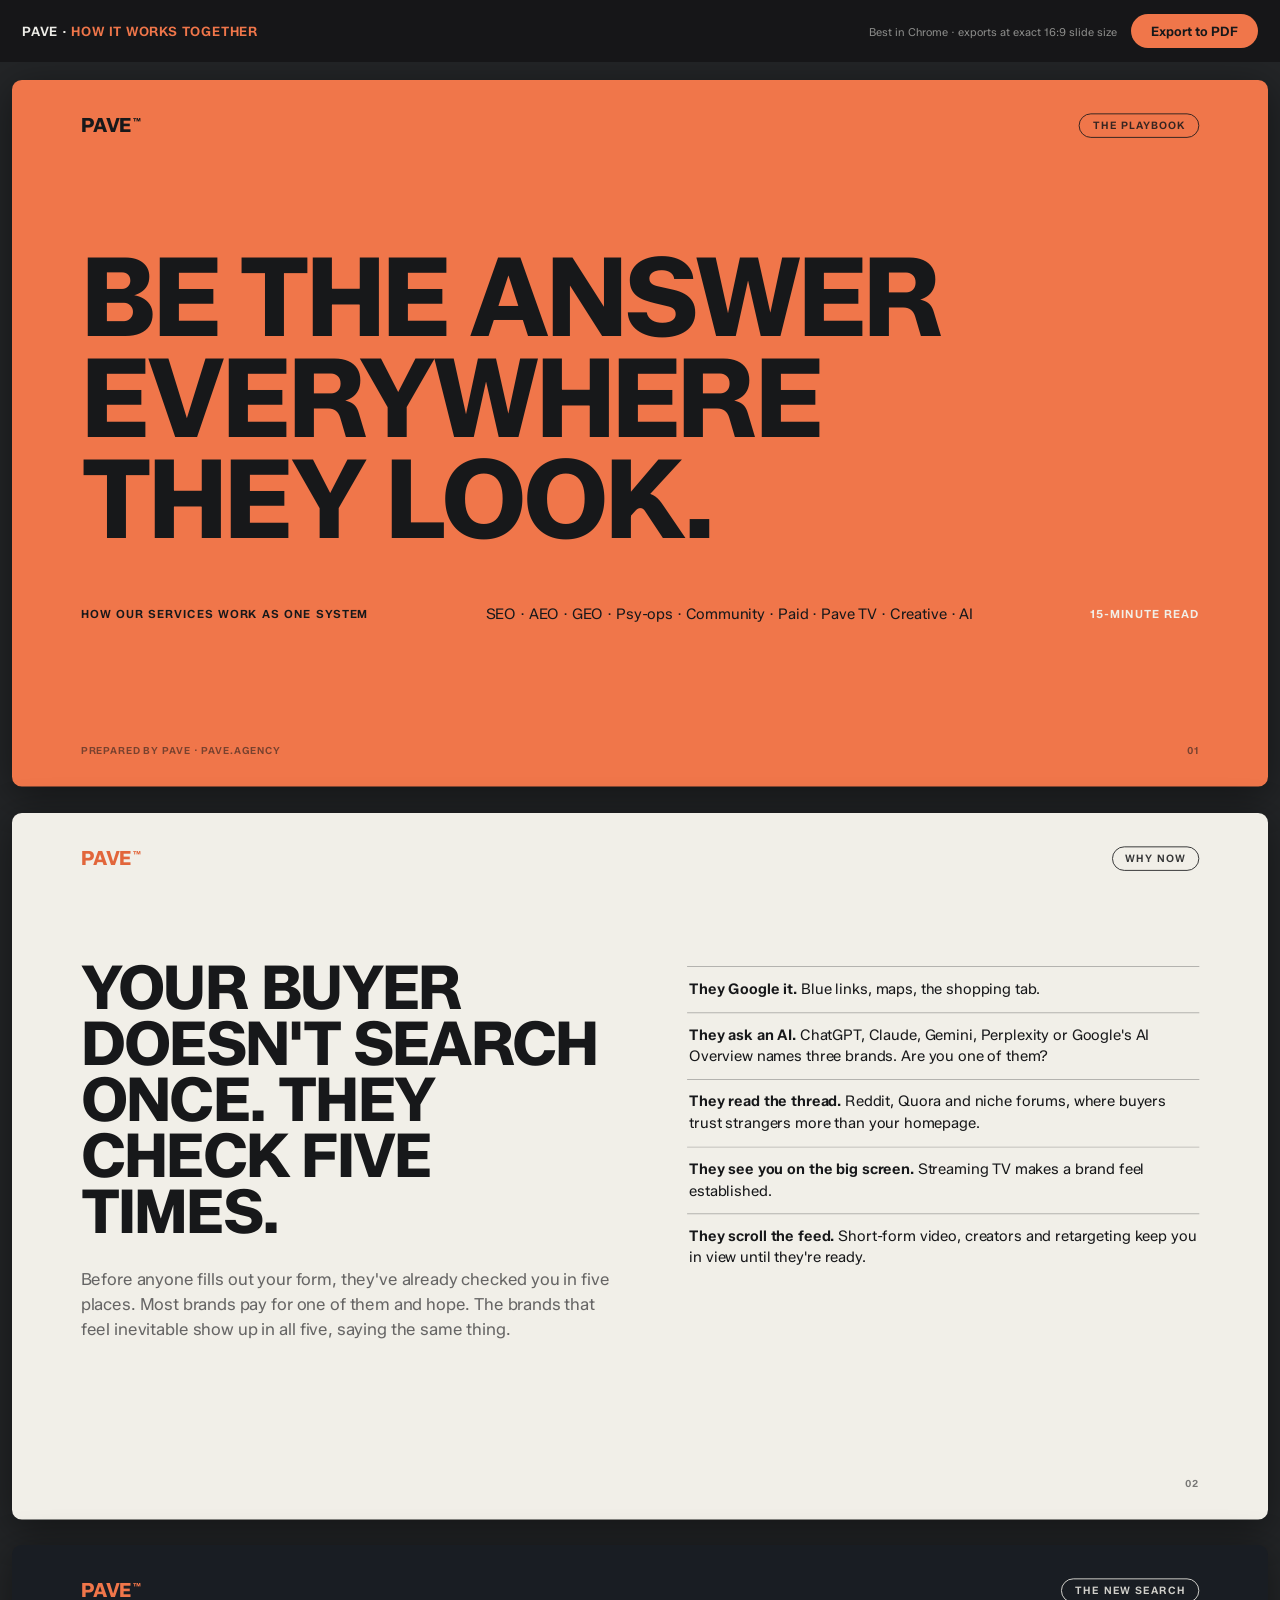
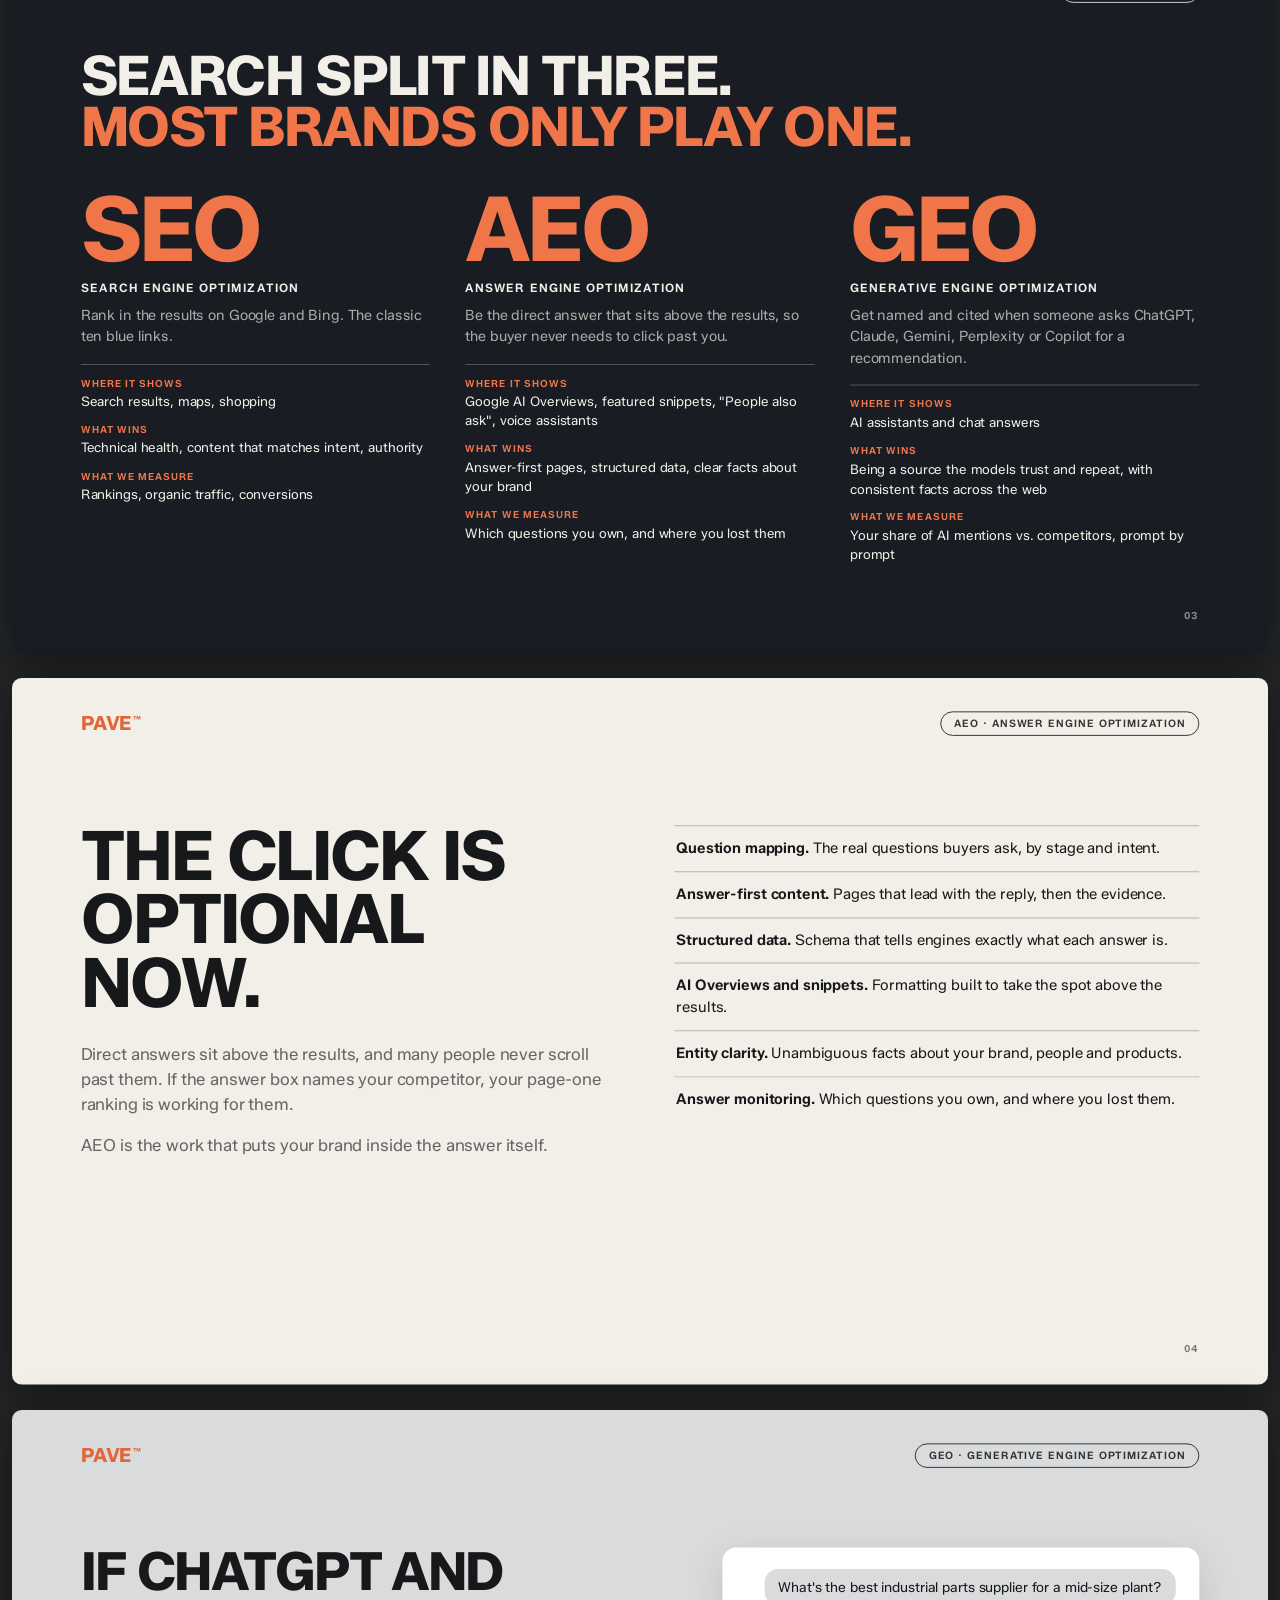
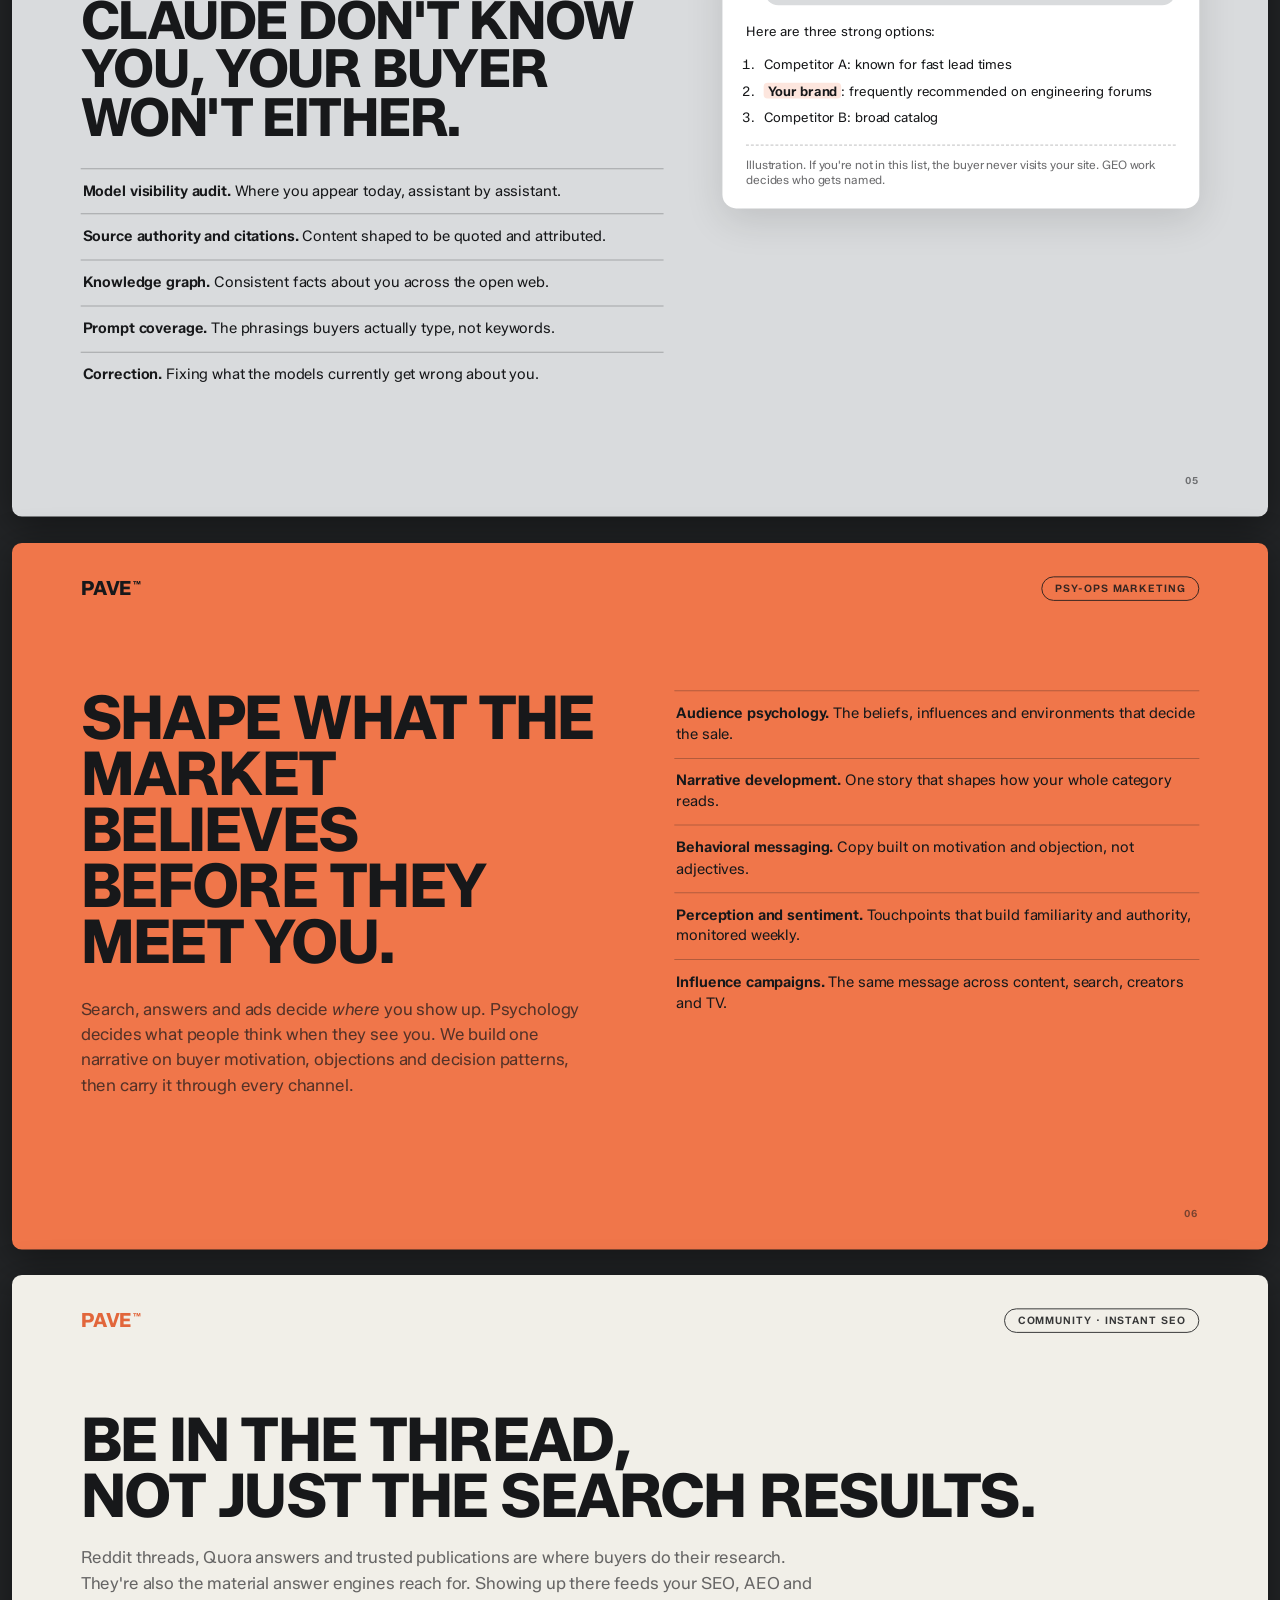
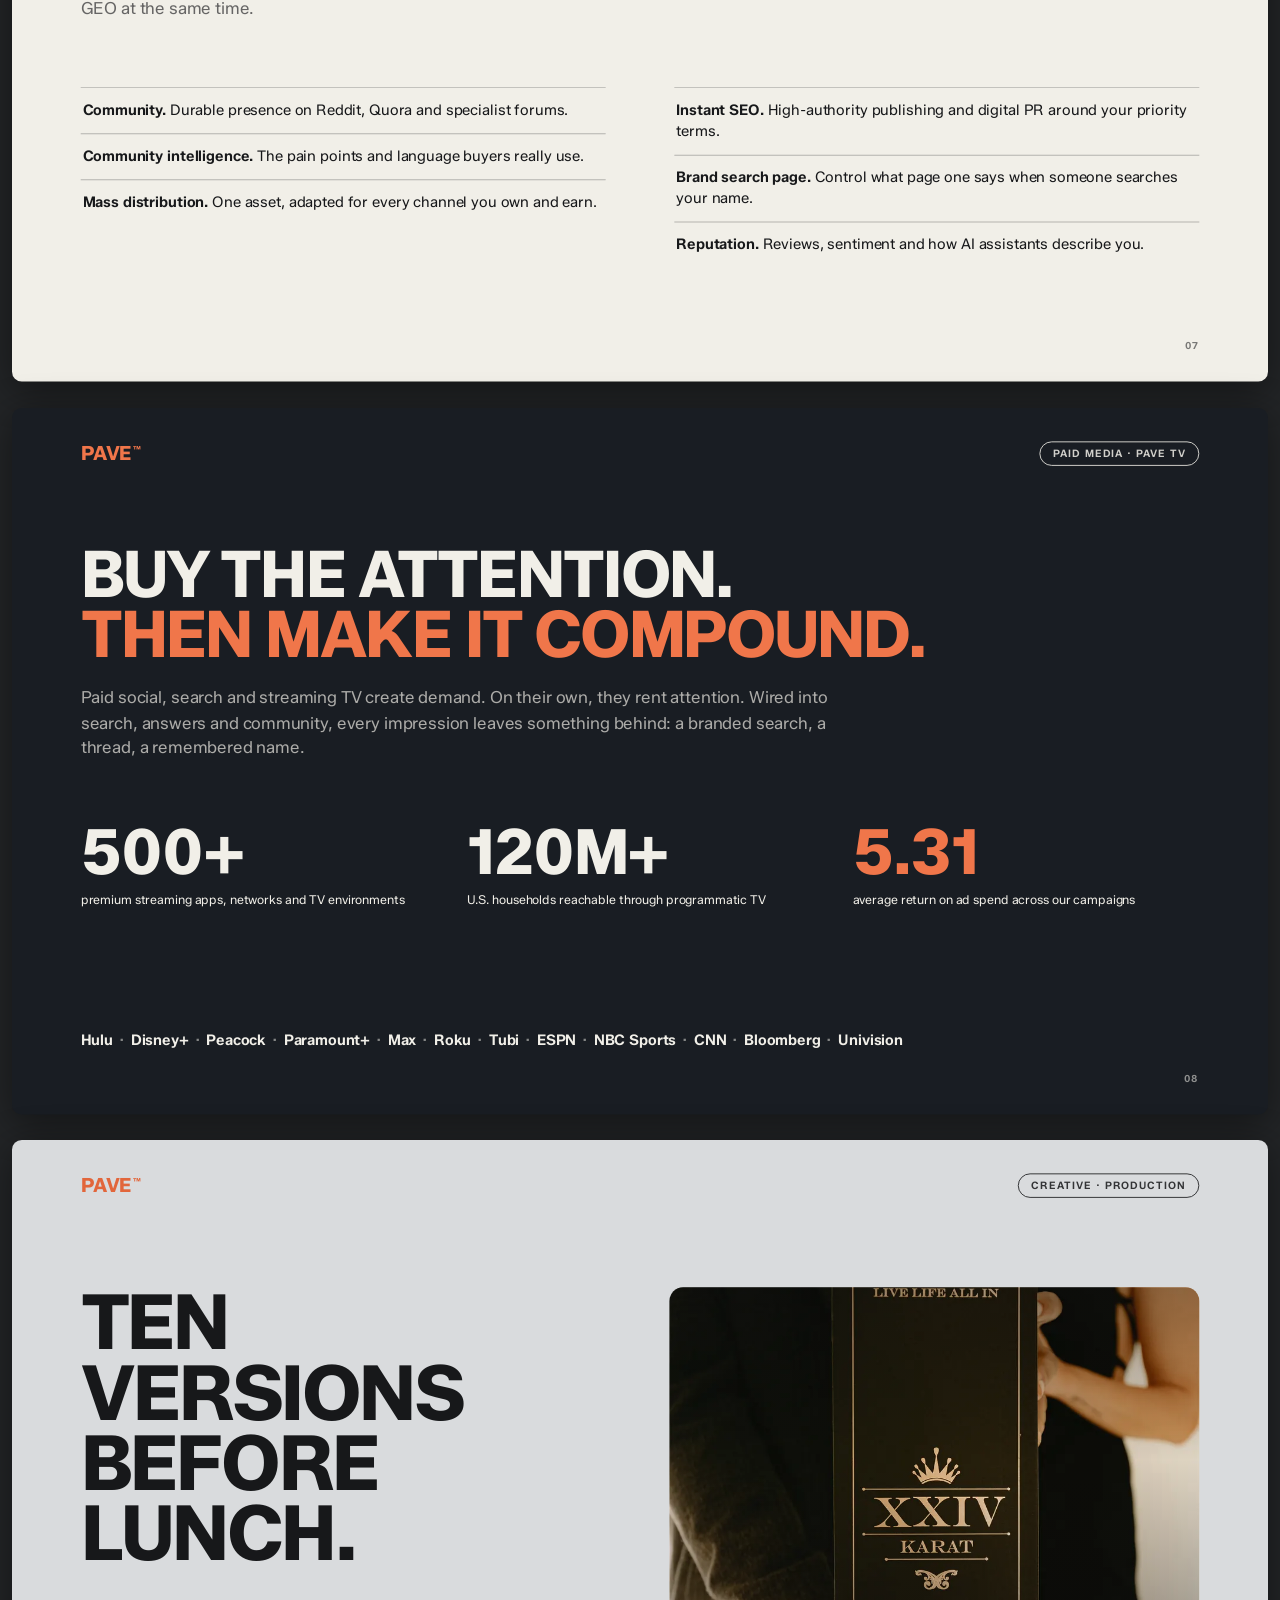
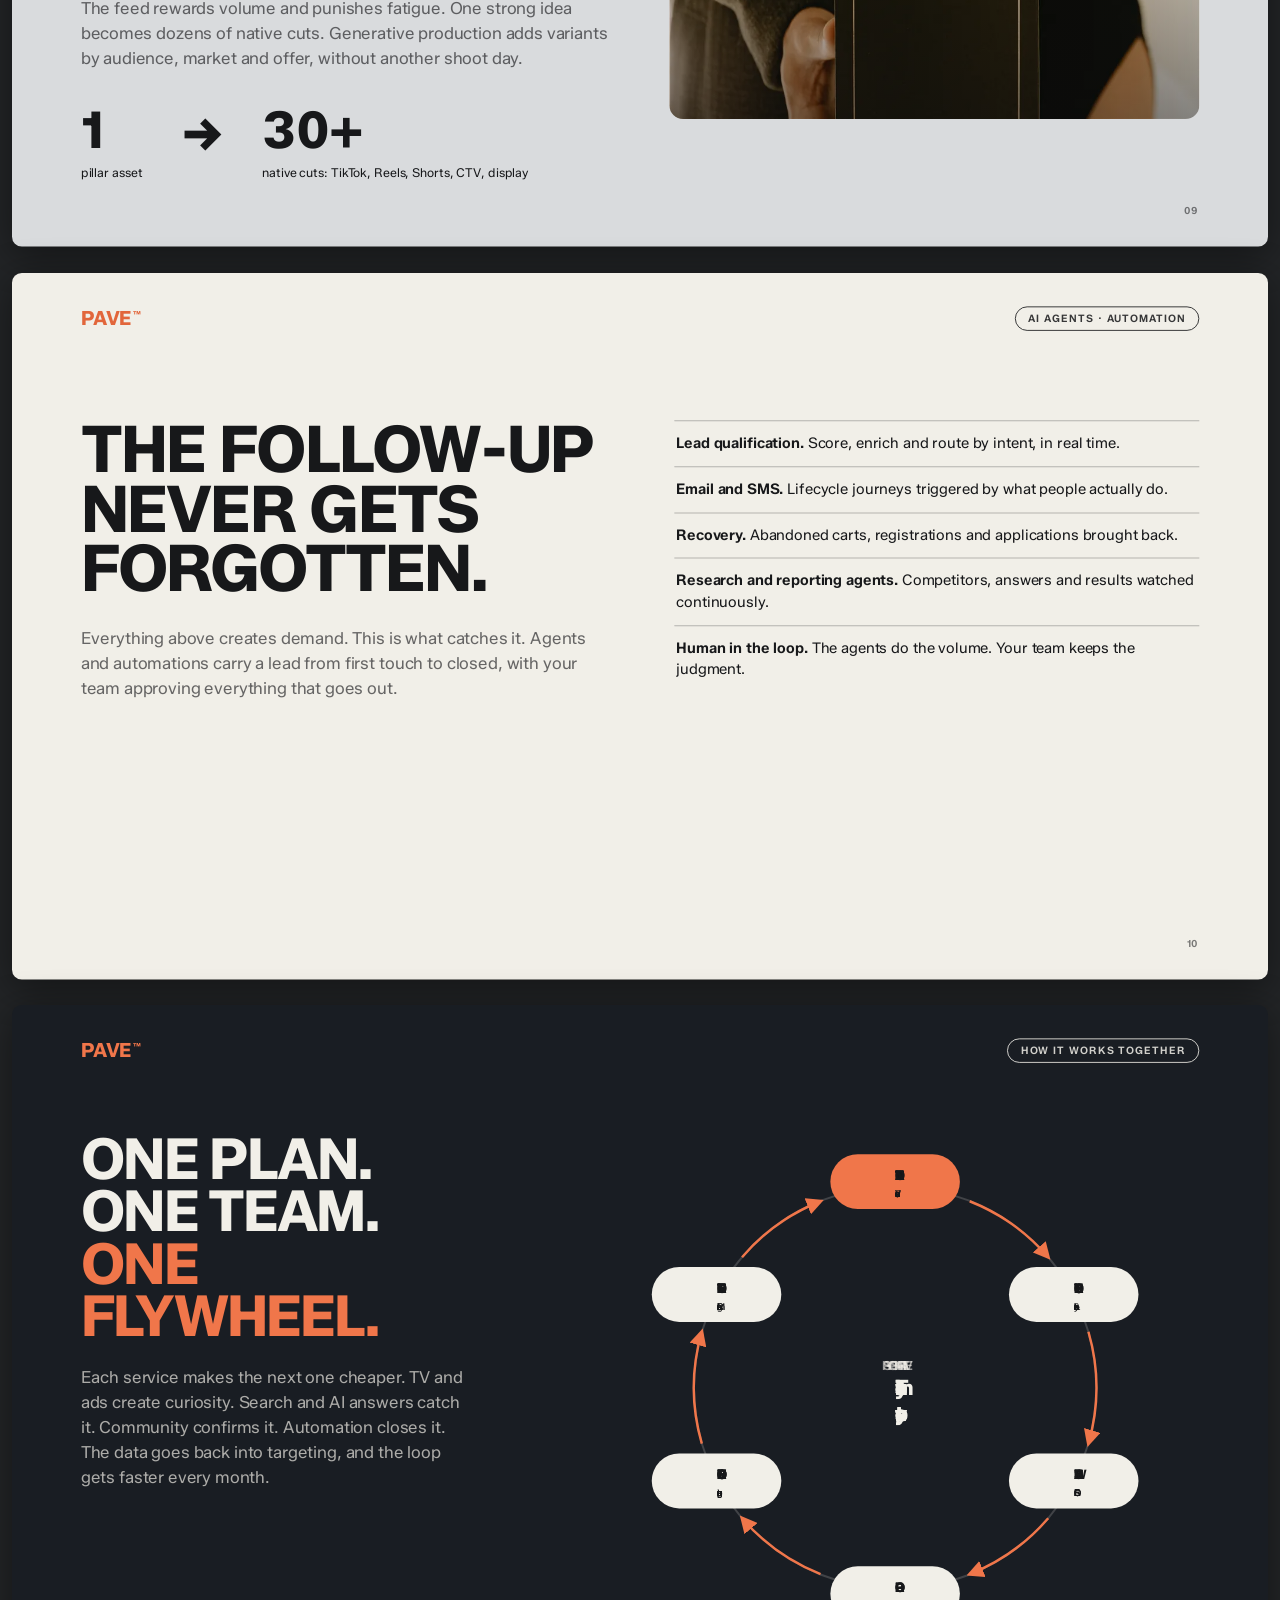
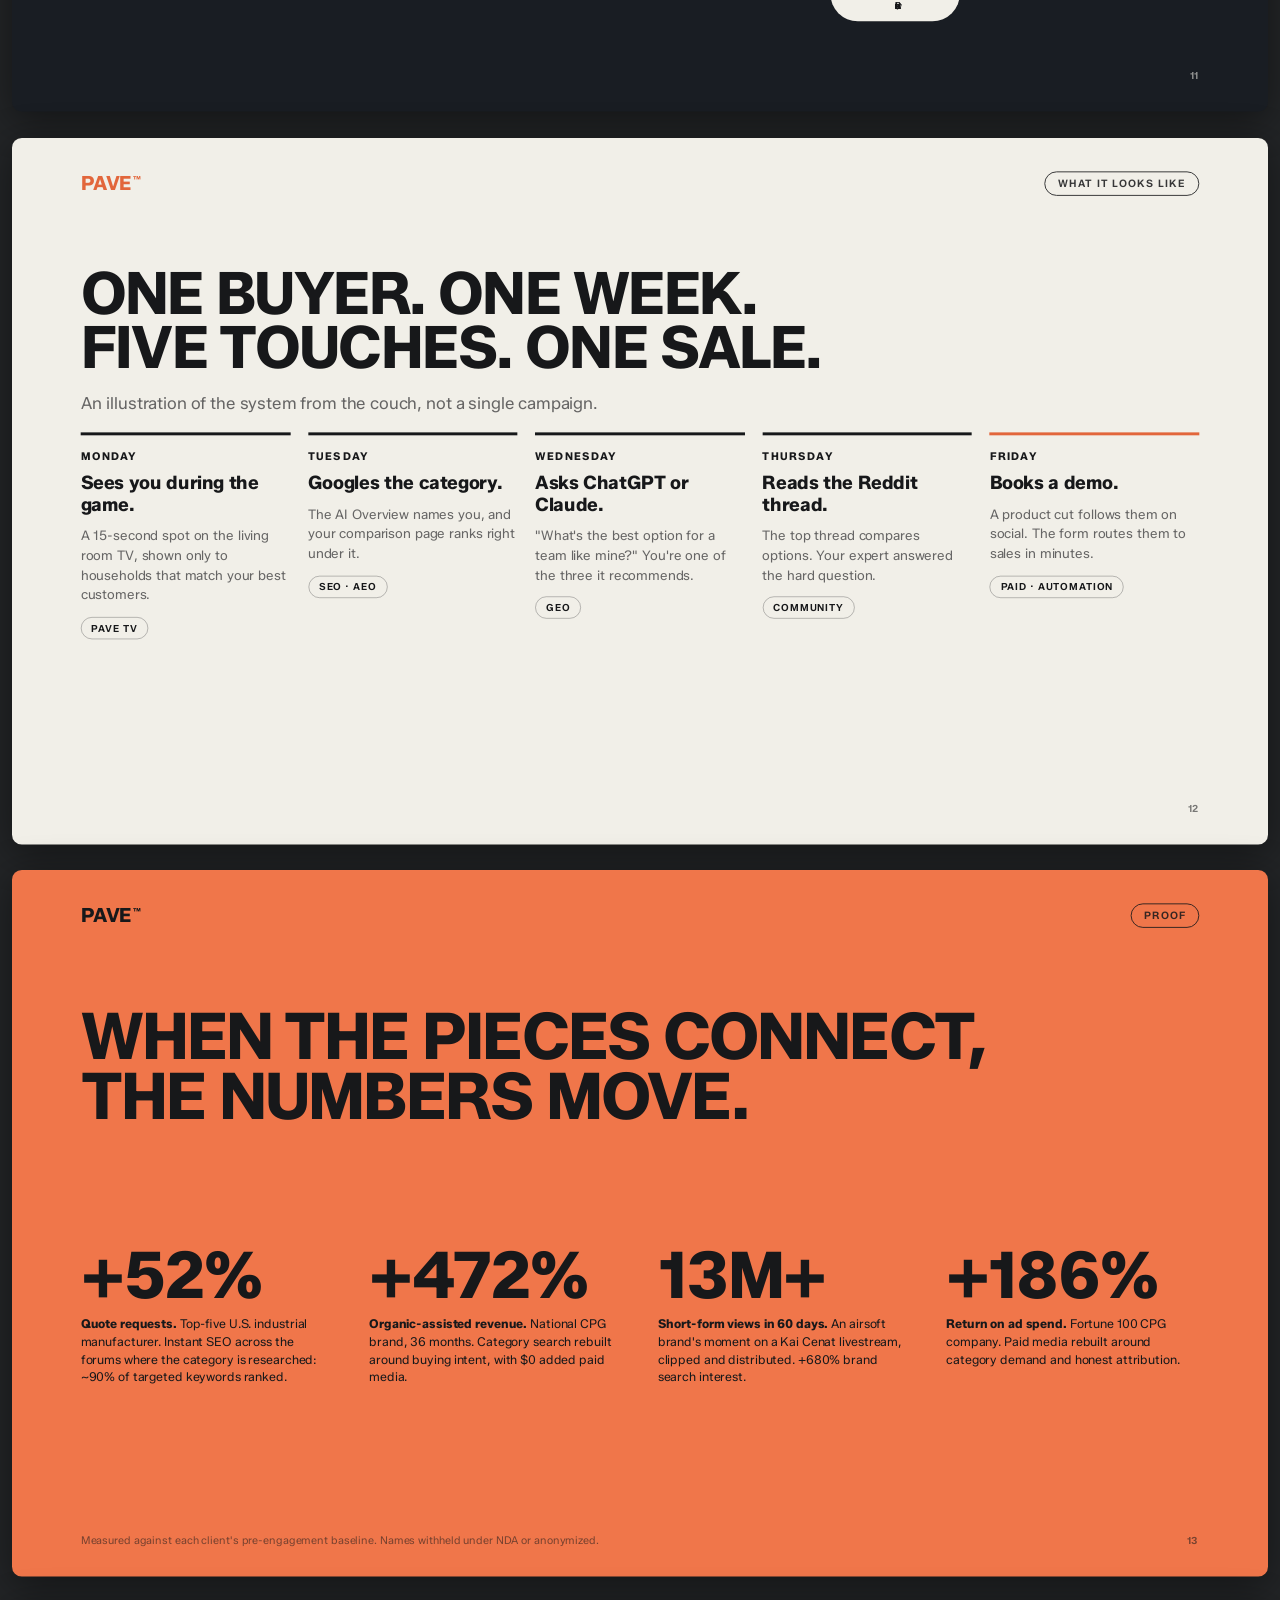
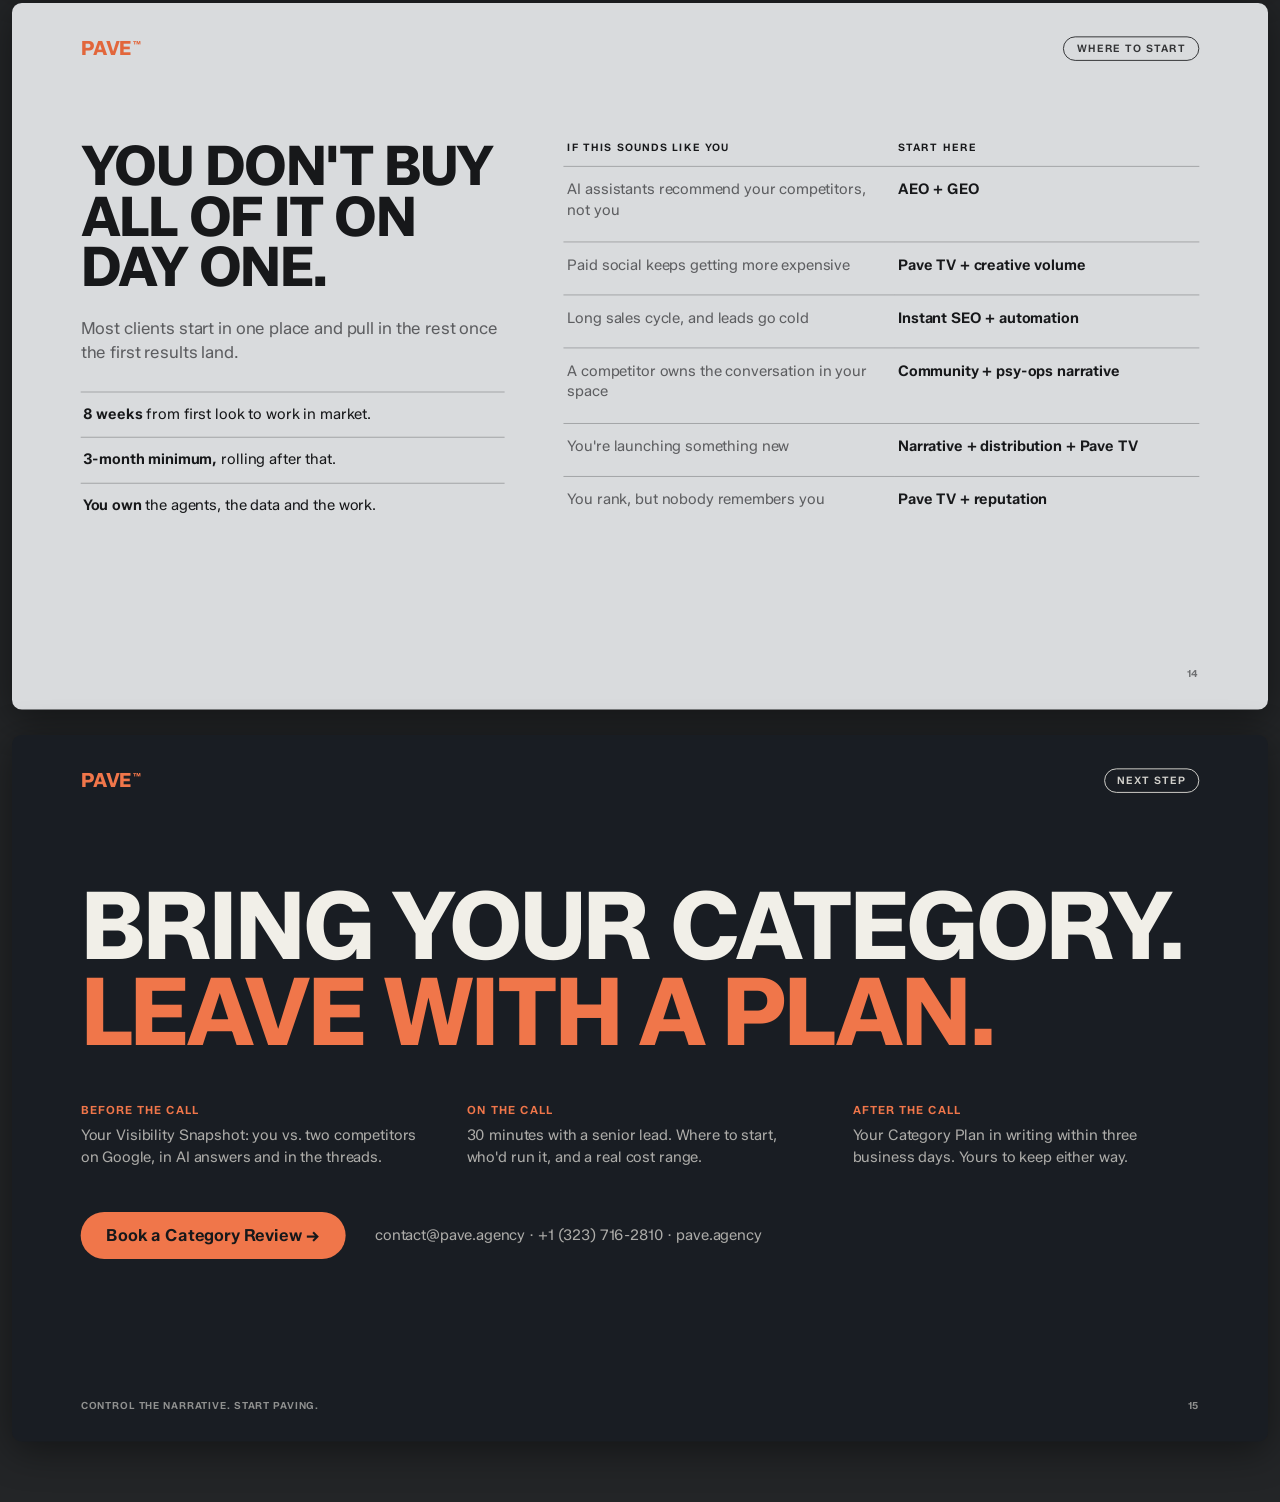
<file: deck/index.html>
<!doctype html>
<html lang="en">
<head>
<meta charset="utf-8">
<meta name="viewport" content="width=device-width, initial-scale=1">
<title>PAVE — How It Works Together</title>
<link rel="icon" href="../assets/img/brand/favicon-32.png">
<link rel="preconnect" href="https://fonts.googleapis.com">
<link rel="preconnect" href="https://fonts.gstatic.com" crossorigin>
<link href="https://fonts.googleapis.com/css2?family=Zalando+Sans:ital,wght@0,300;0,400;0,500;0,700;1,400&family=Archivo:wght@400;500;700&display=swap" rel="stylesheet">
<style>
:root{
  --coral:#F0764A; --coral-d:#E2663B;
  --bone:#F1EFE8; --silver:#D9DBDD;
  --slate:#191D23;
  --ink:#17181A; --ink-60:rgba(23,24,26,.64); --hair:rgba(23,24,26,.28);
  --lhair:rgba(241,239,232,.26); --l60:rgba(241,239,232,.68);
}
*{margin:0;padding:0;box-sizing:border-box}
html,body{overflow-x:hidden}
body{background:#232527;font-family:"Zalando Sans",Archivo,Helvetica,Arial,sans-serif;color:var(--ink);-webkit-font-smoothing:antialiased}
a{color:inherit}

/* ---------- deck chrome (screen only) ---------- */
.chrome{position:fixed;top:0;left:0;right:0;z-index:50;display:flex;justify-content:space-between;align-items:center;padding:14px 22px;background:rgba(20,21,23,.85);backdrop-filter:blur(10px);color:#EDECE7}
.chrome .t{font-size:13px;font-weight:600;letter-spacing:.06em;text-transform:uppercase}
.chrome .t span{color:var(--coral)}
.chrome button{background:var(--coral);color:var(--ink);border:0;border-radius:999px;padding:9px 20px;font-family:inherit;font-size:13px;font-weight:600;cursor:pointer}
.chrome button:hover{background:var(--coral-d)}
.chrome .hint{font-size:11px;color:rgba(237,236,231,.55);margin-right:14px}

/* ---------- slides ---------- */
.deck{display:flex;flex-direction:column;align-items:center;gap:26px;padding:80px 0 60px}
.frame{width:1280px;max-width:calc(100vw - 24px)}
.slide{width:1280px;height:720px;position:relative;overflow:hidden;border-radius:10px;box-shadow:0 8px 40px rgba(0,0,0,.45);transform-origin:top left}
.pad{position:absolute;inset:0;padding:64px 70px}
.brand{position:absolute;top:36px;left:70px;font-size:20px;font-weight:700;letter-spacing:-.01em;line-height:1}
.brand sup{font-size:.42em;font-weight:700;margin-left:1px}
.s-bone .brand,.s-silver .brand{color:var(--coral-d)}
.s-slate .brand{color:var(--coral)}
.tagpos{position:absolute;top:34px;right:70px}
.pageno{position:absolute;bottom:30px;right:70px;font-size:10px;font-weight:600;letter-spacing:.1em;opacity:.55}
.confid{position:absolute;bottom:30px;left:70px;font-size:10px;font-weight:600;letter-spacing:.1em;opacity:.55;text-transform:uppercase}
.caps{font-size:11.5px;font-weight:600;letter-spacing:.1em;text-transform:uppercase}
.disp{font-weight:700;text-transform:uppercase;letter-spacing:-.03em;line-height:.92}
.lead{font-size:17px;line-height:1.5;color:var(--ink-60)}
.s-slate .lead{color:var(--l60)}
.hl{color:var(--coral-d)}
.s-slate .hl{color:var(--coral)}

.s-coral{background:var(--coral);color:var(--ink)}
.s-bone{background:var(--bone);color:var(--ink)}
.s-silver{background:var(--silver);color:var(--ink)}
.s-slate{background:var(--slate);color:var(--bone)}

.cols{display:grid;gap:40px}
.stat .n{font-weight:700;letter-spacing:-.02em;line-height:1}
.stat .l{font-size:12.5px;line-height:1.45;margin-top:8px}
.list li{list-style:none;padding:12px 2px;border-top:1px solid var(--hair);font-size:15px;line-height:1.45}
.s-slate .list li{border-color:var(--lhair)}
.list li b{font-weight:600}
.tag{display:inline-block;border:1px solid currentColor;border-radius:999px;padding:5px 13px;font-size:10.5px;font-weight:600;letter-spacing:.1em;text-transform:uppercase;opacity:.85}
.photo{background-size:cover;background-position:center;border-radius:14px;position:relative;overflow:hidden}
.photo::before{content:"";position:absolute;inset:0;background:linear-gradient(180deg,rgba(10,10,12,.3),rgba(10,10,12,0) 40%,rgba(10,10,12,.45))}

/* alphabet slide */
.abc{display:grid;grid-template-columns:repeat(3,1fr);gap:36px;position:absolute;left:70px;right:70px;top:250px}
.abc .k{font-size:92px;font-weight:700;letter-spacing:-.04em;line-height:.85;color:var(--coral)}
.abc .full{font-size:12px;font-weight:600;letter-spacing:.1em;text-transform:uppercase;margin-top:14px}
.abc p{font-size:14.5px;line-height:1.5;color:var(--l60);margin-top:10px}
.abc dl{margin-top:16px;border-top:1px solid var(--lhair)}
.abc dt{font-size:10px;font-weight:600;letter-spacing:.12em;text-transform:uppercase;color:var(--coral);margin-top:12px}
.abc dd{font-size:13.5px;line-height:1.45;margin-top:3px}

/* chat mock */
.chat{background:#fff;border-radius:14px;padding:22px 24px;box-shadow:0 12px 40px rgba(0,0,0,.12)}
.chat .q{display:inline-block;background:var(--silver);border-radius:14px;padding:10px 14px;font-size:14px;margin-left:auto}
.chat .row{display:flex}
.chat .a{margin-top:16px;font-size:13.5px;line-height:1.55;color:var(--ink)}
.chat .a ol{margin:10px 0 0 18px}
.chat .a li{padding:3px 0}
.chat .you{background:rgba(240,118,74,.18);border-radius:4px;padding:0 4px;font-weight:600}
.chat .miss{margin-top:14px;padding-top:12px;border-top:1px dashed var(--hair);font-size:12px;color:var(--ink-60)}

/* week timeline */
.week{position:absolute;left:70px;right:70px;top:300px;display:grid;grid-template-columns:repeat(5,1fr);gap:18px}
.day{border-top:3px solid var(--ink);padding-top:14px}
.day:last-child{border-color:var(--coral-d)}
.day .d{font-size:11px;font-weight:700;letter-spacing:.12em;text-transform:uppercase}
.day .w{font-size:19px;font-weight:700;letter-spacing:-.01em;line-height:1.15;margin-top:10px}
.day p{font-size:13.5px;line-height:1.5;color:var(--ink-60);margin-top:10px}
.day .svc{display:inline-block;margin-top:12px;font-size:10px;font-weight:600;letter-spacing:.1em;text-transform:uppercase;border:1px solid var(--hair);border-radius:999px;padding:4px 10px}

/* start table */
.start{width:100%;border-collapse:collapse}
.start td{padding:13px 4px;border-top:1px solid var(--hair);font-size:15px;line-height:1.4;vertical-align:top}
.start td:first-child{width:52%;color:var(--ink-60)}
.start td:last-child{font-weight:600}
.start th{text-align:left;font-size:10.5px;font-weight:600;letter-spacing:.12em;text-transform:uppercase;padding:0 4px 10px}

.cta{display:inline-flex;align-items:center;gap:10px;background:var(--coral);color:var(--ink);border-radius:999px;padding:14px 26px;font-size:17px;font-weight:600;text-decoration:none}
.nets{font-size:15px;font-weight:600;line-height:1.9;color:var(--bone)}
.nets span{opacity:.5;margin:0 6px}

/* print */
@media print{
  body{background:#fff}
  .chrome{display:none}
  .deck{padding:0;gap:0;display:block}
  .frame{width:auto;max-width:none;height:auto!important}
  .slide{width:1280px;height:720px;border-radius:0;box-shadow:none;transform:none!important;page-break-after:always;break-after:page}
  .frame:last-child .slide{page-break-after:auto}
  @page{size:338.67mm 190.5mm;margin:0}
}
</style>
</head>
<body>
<div class="chrome">
  <div class="t">PAVE · <span>How it works together</span></div>
  <div><span class="hint">Best in Chrome · exports at exact 16:9 slide size</span><button type="button" onclick="window.print()">Export to PDF</button></div>
</div>

<main class="deck">

<!-- 01 COVER -->
<div class="frame"><section class="slide s-coral"><div class="pad">
  <div class="brand">PAVE<sup>™</sup></div>
  <div class="tagpos"><span class="tag">The playbook</span></div>
  <div style="position:absolute;left:70px;right:70px;top:170px">
    <div class="disp" style="font-size:112px">Be the answer<br>everywhere<br>they look.</div>
    <div style="display:flex;justify-content:space-between;margin-top:56px;align-items:center">
      <span class="caps">How our services work as one system</span>
      <span style="font-size:15px">SEO · AEO · GEO · Psy-ops · Community · Paid · Pave TV · Creative · AI</span>
      <span class="caps" style="color:var(--bone)">15-minute read</span>
    </div>
  </div>
  <div class="confid">Prepared by PAVE · pave.agency</div>
  <div class="pageno">01</div>
</div></section></div>

<!-- 02 WHY NOW -->
<div class="frame"><section class="slide s-bone"><div class="pad">
  <div class="brand">PAVE<sup>™</sup></div>
  <div class="tagpos"><span class="tag">Why now</span></div>
  <div class="cols" style="grid-template-columns:1.05fr 1fr;position:absolute;left:70px;right:70px;top:150px;gap:70px">
    <div>
      <div class="disp" style="font-size:62px">Your buyer doesn't search once. They check five times.</div>
      <p class="lead" style="margin-top:28px">Before anyone fills out your form, they've already checked you in five places. Most brands pay for one of them and hope. The brands that feel inevitable show up in all five, saying the same thing.</p>
    </div>
    <ul class="list" style="margin-top:6px">
      <li><b>They Google it.</b> Blue links, maps, the shopping tab.</li>
      <li><b>They ask an AI.</b> ChatGPT, Claude, Gemini, Perplexity or Google's AI Overview names three brands. Are you one of them?</li>
      <li><b>They read the thread.</b> Reddit, Quora and niche forums, where buyers trust strangers more than your homepage.</li>
      <li><b>They see you on the big screen.</b> Streaming TV makes a brand feel established.</li>
      <li><b>They scroll the feed.</b> Short-form video, creators and retargeting keep you in view until they're ready.</li>
    </ul>
  </div>
  <div class="pageno">02</div>
</div></section></div>

<!-- 03 SEO AEO GEO -->
<div class="frame"><section class="slide s-slate"><div class="pad">
  <div class="brand">PAVE<sup>™</sup></div>
  <div class="tagpos"><span class="tag">The new search</span></div>
  <div style="position:absolute;left:70px;right:70px;top:108px">
    <div class="disp" style="font-size:56px">Search split in three.<br><span class="hl">Most brands only play one.</span></div>
  </div>
  <div class="abc">
    <div>
      <div class="k">SEO</div>
      <div class="full">Search engine optimization</div>
      <p>Rank in the results on Google and Bing. The classic ten blue links.</p>
      <dl><dt>Where it shows</dt><dd>Search results, maps, shopping</dd><dt>What wins</dt><dd>Technical health, content that matches intent, authority</dd><dt>What we measure</dt><dd>Rankings, organic traffic, conversions</dd></dl>
    </div>
    <div>
      <div class="k">AEO</div>
      <div class="full">Answer engine optimization</div>
      <p>Be the direct answer that sits above the results, so the buyer never needs to click past you.</p>
      <dl><dt>Where it shows</dt><dd>Google AI Overviews, featured snippets, "People also ask", voice assistants</dd><dt>What wins</dt><dd>Answer-first pages, structured data, clear facts about your brand</dd><dt>What we measure</dt><dd>Which questions you own, and where you lost them</dd></dl>
    </div>
    <div>
      <div class="k">GEO</div>
      <div class="full">Generative engine optimization</div>
      <p>Get named and cited when someone asks ChatGPT, Claude, Gemini, Perplexity or Copilot for a recommendation.</p>
      <dl><dt>Where it shows</dt><dd>AI assistants and chat answers</dd><dt>What wins</dt><dd>Being a source the models trust and repeat, with consistent facts across the web</dd><dt>What we measure</dt><dd>Your share of AI mentions vs. competitors, prompt by prompt</dd></dl>
    </div>
  </div>
  <div class="pageno">03</div>
</div></section></div>

<!-- 04 AEO -->
<div class="frame"><section class="slide s-bone"><div class="pad">
  <div class="brand">PAVE<sup>™</sup></div>
  <div class="tagpos"><span class="tag">AEO · Answer engine optimization</span></div>
  <div class="cols" style="grid-template-columns:1fr 1fr;position:absolute;left:70px;right:70px;top:150px;gap:70px">
    <div>
      <div class="disp" style="font-size:70px">The click is optional now.</div>
      <p class="lead" style="margin-top:28px">Direct answers sit above the results, and many people never scroll past them. If the answer box names your competitor, your page-one ranking is working for them.</p>
      <p class="lead" style="margin-top:16px">AEO is the work that puts your brand inside the answer itself.</p>
    </div>
    <ul class="list">
      <li><b>Question mapping.</b> The real questions buyers ask, by stage and intent.</li>
      <li><b>Answer-first content.</b> Pages that lead with the reply, then the evidence.</li>
      <li><b>Structured data.</b> Schema that tells engines exactly what each answer is.</li>
      <li><b>AI Overviews and snippets.</b> Formatting built to take the spot above the results.</li>
      <li><b>Entity clarity.</b> Unambiguous facts about your brand, people and products.</li>
      <li><b>Answer monitoring.</b> Which questions you own, and where you lost them.</li>
    </ul>
  </div>
  <div class="pageno">04</div>
</div></section></div>

<!-- 05 GEO -->
<div class="frame"><section class="slide s-silver"><div class="pad">
  <div class="brand">PAVE<sup>™</sup></div>
  <div class="tagpos"><span class="tag">GEO · Generative engine optimization</span></div>
  <div class="cols" style="grid-template-columns:1.1fr .9fr;position:absolute;left:70px;right:70px;top:140px;gap:60px">
    <div>
      <div class="disp" style="font-size:54px">If ChatGPT and Claude don't know you, your buyer won't either.</div>
      <ul class="list" style="margin-top:26px">
        <li><b>Model visibility audit.</b> Where you appear today, assistant by assistant.</li>
        <li><b>Source authority and citations.</b> Content shaped to be quoted and attributed.</li>
        <li><b>Knowledge graph.</b> Consistent facts about you across the open web.</li>
        <li><b>Prompt coverage.</b> The phrasings buyers actually type, not keywords.</li>
        <li><b>Correction.</b> Fixing what the models currently get wrong about you.</li>
      </ul>
    </div>
    <div>
      <div class="chat">
        <div class="row"><span class="q" style="margin-left:auto">What's the best industrial parts supplier for a mid-size plant?</span></div>
        <div class="a">Here are three strong options:
          <ol><li>Competitor A: known for fast lead times</li><li><span class="you">Your brand</span>: frequently recommended on engineering forums</li><li>Competitor B: broad catalog</li></ol>
        </div>
        <div class="miss">Illustration. If you're not in this list, the buyer never visits your site. GEO work decides who gets named.</div>
      </div>
    </div>
  </div>
  <div class="pageno">05</div>
</div></section></div>

<!-- 06 PSY-OPS -->
<div class="frame"><section class="slide s-coral"><div class="pad">
  <div class="brand" style="color:var(--ink)">PAVE<sup>™</sup></div>
  <div class="tagpos"><span class="tag">Psy-ops marketing</span></div>
  <div class="cols" style="grid-template-columns:1fr 1fr;position:absolute;left:70px;right:70px;top:150px;gap:70px">
    <div>
      <div class="disp" style="font-size:62px">Shape what the market believes before they meet you.</div>
      <p class="lead" style="margin-top:28px;color:rgba(23,24,26,.72)">Search, answers and ads decide <i>where</i> you show up. Psychology decides what people think when they see you. We build one narrative on buyer motivation, objections and decision patterns, then carry it through every channel.</p>
    </div>
    <ul class="list">
      <li><b>Audience psychology.</b> The beliefs, influences and environments that decide the sale.</li>
      <li><b>Narrative development.</b> One story that shapes how your whole category reads.</li>
      <li><b>Behavioral messaging.</b> Copy built on motivation and objection, not adjectives.</li>
      <li><b>Perception and sentiment.</b> Touchpoints that build familiarity and authority, monitored weekly.</li>
      <li><b>Influence campaigns.</b> The same message across content, search, creators and TV.</li>
    </ul>
  </div>
  <div class="pageno">06</div>
</div></section></div>

<!-- 07 COMMUNITY + INSTANT SEO -->
<div class="frame"><section class="slide s-bone"><div class="pad">
  <div class="brand">PAVE<sup>™</sup></div>
  <div class="tagpos"><span class="tag">Community · Instant SEO</span></div>
  <div style="position:absolute;left:70px;right:70px;top:140px">
    <div class="disp" style="font-size:62px">Be in the thread,<br>not just the search results.</div>
    <p class="lead" style="margin-top:22px;max-width:760px">Reddit threads, Quora answers and trusted publications are where buyers do their research. They're also the material answer engines reach for. Showing up there feeds your SEO, AEO and GEO at the same time.</p>
  </div>
  <div class="cols" style="grid-template-columns:1fr 1fr;position:absolute;left:70px;right:70px;top:420px;gap:70px">
    <ul class="list">
      <li><b>Community.</b> Durable presence on Reddit, Quora and specialist forums.</li>
      <li><b>Community intelligence.</b> The pain points and language buyers really use.</li>
      <li><b>Mass distribution.</b> One asset, adapted for every channel you own and earn.</li>
    </ul>
    <ul class="list">
      <li><b>Instant SEO.</b> High-authority publishing and digital PR around your priority terms.</li>
      <li><b>Brand search page.</b> Control what page one says when someone searches your name.</li>
      <li><b>Reputation.</b> Reviews, sentiment and how AI assistants describe you.</li>
    </ul>
  </div>
  <div class="pageno">07</div>
</div></section></div>

<!-- 08 PAID + PAVE TV -->
<div class="frame"><section class="slide s-slate"><div class="pad">
  <div class="brand">PAVE<sup>™</sup></div>
  <div class="tagpos"><span class="tag">Paid media · Pave TV</span></div>
  <div style="position:absolute;left:70px;right:70px;top:140px">
    <div class="disp" style="font-size:66px">Buy the attention.<br><span class="hl">Then make it compound.</span></div>
    <p class="lead" style="margin-top:22px;max-width:780px">Paid social, search and streaming TV create demand. On their own, they rent attention. Wired into search, answers and community, every impression leaves something behind: a branded search, a thread, a remembered name.</p>
  </div>
  <div class="cols" style="grid-template-columns:repeat(3,1fr);position:absolute;left:70px;right:70px;top:420px">
    <div class="stat"><div class="n" style="font-size:64px">500+</div><div class="l">premium streaming apps, networks and TV environments</div></div>
    <div class="stat"><div class="n" style="font-size:64px">120M+</div><div class="l">U.S. households reachable through programmatic TV</div></div>
    <div class="stat"><div class="n" style="font-size:64px;color:var(--coral)">5.31</div><div class="l">average return on ad spend across our campaigns</div></div>
  </div>
  <div class="nets" style="position:absolute;left:70px;right:70px;bottom:62px">Hulu<span>·</span>Disney+<span>·</span>Peacock<span>·</span>Paramount+<span>·</span>Max<span>·</span>Roku<span>·</span>Tubi<span>·</span>ESPN<span>·</span>NBC Sports<span>·</span>CNN<span>·</span>Bloomberg<span>·</span>Univision</div>
  <div class="pageno">08</div>
</div></section></div>

<!-- 09 CREATIVE -->
<div class="frame"><section class="slide s-silver"><div class="pad">
  <div class="brand">PAVE<sup>™</sup></div>
  <div class="tagpos"><span class="tag">Creative · Production</span></div>
  <div class="cols" style="grid-template-columns:1fr 1fr;position:absolute;left:70px;right:70px;top:150px;gap:60px">
    <div>
      <div class="disp" style="font-size:78px">Ten versions before lunch.</div>
      <p class="lead" style="margin-top:28px">The feed rewards volume and punishes fatigue. One strong idea becomes dozens of native cuts. Generative production adds variants by audience, market and offer, without another shoot day.</p>
      <div style="display:flex;gap:40px;margin-top:34px">
        <div class="stat"><div class="n" style="font-size:52px">1</div><div class="l">pillar asset</div></div>
        <div class="stat"><div class="n" style="font-size:52px">→</div></div>
        <div class="stat"><div class="n" style="font-size:52px">30+</div><div class="l">native cuts: TikTok, Reels, Shorts, CTV, display</div></div>
      </div>
    </div>
    <div class="photo" style="background-image:url(../assets/img/photo/karat.webp);height:440px"></div>
  </div>
  <div class="pageno">09</div>
</div></section></div>

<!-- 10 AI + AUTOMATION -->
<div class="frame"><section class="slide s-bone"><div class="pad">
  <div class="brand">PAVE<sup>™</sup></div>
  <div class="tagpos"><span class="tag">AI agents · Automation</span></div>
  <div class="cols" style="grid-template-columns:1fr 1fr;position:absolute;left:70px;right:70px;top:150px;gap:70px">
    <div>
      <div class="disp" style="font-size:66px">The follow-up never gets forgotten.</div>
      <p class="lead" style="margin-top:28px">Everything above creates demand. This is what catches it. Agents and automations carry a lead from first touch to closed, with your team approving everything that goes out.</p>
    </div>
    <ul class="list">
      <li><b>Lead qualification.</b> Score, enrich and route by intent, in real time.</li>
      <li><b>Email and SMS.</b> Lifecycle journeys triggered by what people actually do.</li>
      <li><b>Recovery.</b> Abandoned carts, registrations and applications brought back.</li>
      <li><b>Research and reporting agents.</b> Competitors, answers and results watched continuously.</li>
      <li><b>Human in the loop.</b> The agents do the volume. Your team keeps the judgment.</li>
    </ul>
  </div>
  <div class="pageno">10</div>
</div></section></div>

<!-- 11 FLYWHEEL -->
<div class="frame"><section class="slide s-slate"><div class="pad">
  <div class="brand">PAVE<sup>™</sup></div>
  <div class="tagpos"><span class="tag">How it works together</span></div>
  <div style="position:absolute;left:70px;top:130px;width:400px">
    <div class="disp" style="font-size:58px">One plan.<br>One team.<br><span class="hl">One flywheel.</span></div>
    <p class="lead" style="margin-top:24px">Each service makes the next one cheaper. TV and ads create curiosity. Search and AI answers catch it. Community confirms it. Automation closes it. The data goes back into targeting, and the loop gets faster every month.</p>
  </div>
  <svg viewBox="0 0 660 560" style="position:absolute;right:50px;top:110px;width:660px;height:560px" role="img" aria-label="Flywheel: attention, curiosity, answer, proof, conversion, retention, back to attention">
    <defs><marker id="ar" viewBox="0 0 10 10" refX="8" refY="5" markerWidth="7" markerHeight="7" orient="auto-start-reverse"><path d="M0 0L10 5L0 10z" fill="#F0764A"/></marker></defs>
    <circle cx="330" cy="280" r="205" fill="none" stroke="rgba(241,239,232,.18)" stroke-width="2"/>
    <g fill="none" stroke="#F0764A" stroke-width="2.5" marker-end="url(#ar)">
      <path d="M406 90 A205 205 0 0 1 486 147"/>
      <path d="M527 223 A205 205 0 0 1 527 337"/>
      <path d="M486 413 A205 205 0 0 1 406 470"/>
      <path d="M254 470 A205 205 0 0 1 174 413"/>
      <path d="M133 337 A205 205 0 0 1 133 223"/>
      <path d="M174 147 A205 205 0 0 1 254 90"/>
    </g>
    <g font-family="Zalando Sans, Arial, sans-serif" text-anchor="middle">
      <g transform="translate(330 70)"><rect x="-66" y="-28" width="132" height="56" rx="28" fill="#F0764A"/><text y="-2" font-size="13.5" font-weight="700" fill="#17181A">ATTENTION</text><text y="16" font-size="10" fill="#17181A">TV · ads · creators</text></g>
      <g transform="translate(512 185)"><rect x="-66" y="-28" width="132" height="56" rx="28" fill="#F1EFE8"/><text y="-2" font-size="13.5" font-weight="700" fill="#17181A">CURIOSITY</text><text y="16" font-size="10" fill="#17181A">they search &amp; ask</text></g>
      <g transform="translate(512 375)"><rect x="-66" y="-28" width="132" height="56" rx="28" fill="#F1EFE8"/><text y="-2" font-size="13.5" font-weight="700" fill="#17181A">ANSWER</text><text y="16" font-size="10" fill="#17181A">SEO · AEO · GEO</text></g>
      <g transform="translate(330 490)"><rect x="-66" y="-28" width="132" height="56" rx="28" fill="#F1EFE8"/><text y="-2" font-size="13.5" font-weight="700" fill="#17181A">PROOF</text><text y="16" font-size="10" fill="#17181A">threads · PR · reviews</text></g>
      <g transform="translate(148 375)"><rect x="-66" y="-28" width="132" height="56" rx="28" fill="#F1EFE8"/><text y="-2" font-size="13.5" font-weight="700" fill="#17181A">CONVERSION</text><text y="16" font-size="10" fill="#17181A">pages · retargeting</text></g>
      <g transform="translate(148 185)"><rect x="-66" y="-28" width="132" height="56" rx="28" fill="#F1EFE8"/><text y="-2" font-size="13.5" font-weight="700" fill="#17181A">RETENTION</text><text y="16" font-size="10" fill="#17181A">CRM · email · agents</text></g>
      <text x="330" y="262" font-size="13" font-weight="600" letter-spacing="1.5" fill="rgba(241,239,232,.6)">PSY-OPS NARRATIVE</text>
      <text x="330" y="288" font-size="22" font-weight="700" fill="#F1EFE8">The same story</text>
      <text x="330" y="314" font-size="22" font-weight="700" fill="#F1EFE8">at every stop</text>
    </g>
  </svg>
  <div class="pageno">11</div>
</div></section></div>

<!-- 12 A BUYER'S WEEK -->
<div class="frame"><section class="slide s-bone"><div class="pad">
  <div class="brand">PAVE<sup>™</sup></div>
  <div class="tagpos"><span class="tag">What it looks like</span></div>
  <div style="position:absolute;left:70px;right:70px;top:130px">
    <div class="disp" style="font-size:60px">One buyer. One week.<br>Five touches. One sale.</div>
    <p class="lead" style="margin-top:18px">An illustration of the system from the couch, not a single campaign.</p>
  </div>
  <div class="week">
    <div class="day"><div class="d">Monday</div><div class="w">Sees you during the game.</div><p>A 15-second spot on the living room TV, shown only to households that match your best customers.</p><span class="svc">Pave TV</span></div>
    <div class="day"><div class="d">Tuesday</div><div class="w">Googles the category.</div><p>The AI Overview names you, and your comparison page ranks right under it.</p><span class="svc">SEO · AEO</span></div>
    <div class="day"><div class="d">Wednesday</div><div class="w">Asks ChatGPT or Claude.</div><p>"What's the best option for a team like mine?" You're one of the three it recommends.</p><span class="svc">GEO</span></div>
    <div class="day"><div class="d">Thursday</div><div class="w">Reads the Reddit thread.</div><p>The top thread compares options. Your expert answered the hard question.</p><span class="svc">Community</span></div>
    <div class="day"><div class="d">Friday</div><div class="w">Books a demo.</div><p>A product cut follows them on social. The form routes them to sales in minutes.</p><span class="svc">Paid · Automation</span></div>
  </div>
  <div class="pageno">12</div>
</div></section></div>

<!-- 13 PROOF -->
<div class="frame"><section class="slide s-coral"><div class="pad">
  <div class="brand" style="color:var(--ink)">PAVE<sup>™</sup></div>
  <div class="tagpos"><span class="tag">Proof</span></div>
  <div style="position:absolute;left:70px;right:70px;top:140px">
    <div class="disp" style="font-size:66px">When the pieces connect,<br>the numbers move.</div>
  </div>
  <div class="cols" style="grid-template-columns:repeat(4,1fr);position:absolute;left:70px;right:70px;top:380px;gap:36px">
    <div class="stat"><div class="n" style="font-size:66px">+52%</div><div class="l"><b>Quote requests.</b> Top-five U.S. industrial manufacturer. Instant SEO across the forums where the category is researched: ~90% of targeted keywords ranked.</div></div>
    <div class="stat"><div class="n" style="font-size:66px">+472%</div><div class="l"><b>Organic-assisted revenue.</b> National CPG brand, 36 months. Category search rebuilt around buying intent, with $0 added paid media.</div></div>
    <div class="stat"><div class="n" style="font-size:66px">13M+</div><div class="l"><b>Short-form views in 60 days.</b> An airsoft brand's moment on a Kai Cenat livestream, clipped and distributed. +680% brand search interest.</div></div>
    <div class="stat"><div class="n" style="font-size:66px">+186%</div><div class="l"><b>Return on ad spend.</b> Fortune 100 CPG company. Paid media rebuilt around category demand and honest attribution.</div></div>
  </div>
  <div class="confid" style="max-width:900px;text-transform:none;letter-spacing:0;font-weight:400;font-size:11px">Measured against each client's pre-engagement baseline. Names withheld under NDA or anonymized.</div>
  <div class="pageno">13</div>
</div></section></div>

<!-- 14 WHERE TO START -->
<div class="frame"><section class="slide s-silver"><div class="pad">
  <div class="brand">PAVE<sup>™</sup></div>
  <div class="tagpos"><span class="tag">Where to start</span></div>
  <div class="cols" style="grid-template-columns:.8fr 1.2fr;position:absolute;left:70px;right:70px;top:140px;gap:60px">
    <div>
      <div class="disp" style="font-size:56px">You don't buy all of it on day one.</div>
      <p class="lead" style="margin-top:24px">Most clients start in one place and pull in the rest once the first results land.</p>
      <ul class="list" style="margin-top:26px">
        <li><b>8 weeks</b> from first look to work in market.</li>
        <li><b>3-month minimum,</b> rolling after that.</li>
        <li><b>You own</b> the agents, the data and the work.</li>
      </ul>
    </div>
    <table class="start">
      <tr><th>If this sounds like you</th><th>Start here</th></tr>
      <tr><td>AI assistants recommend your competitors, not you</td><td>AEO + GEO</td></tr>
      <tr><td>Paid social keeps getting more expensive</td><td>Pave TV + creative volume</td></tr>
      <tr><td>Long sales cycle, and leads go cold</td><td>Instant SEO + automation</td></tr>
      <tr><td>A competitor owns the conversation in your space</td><td>Community + psy-ops narrative</td></tr>
      <tr><td>You're launching something new</td><td>Narrative + distribution + Pave TV</td></tr>
      <tr><td>You rank, but nobody remembers you</td><td>Pave TV + reputation</td></tr>
    </table>
  </div>
  <div class="pageno">14</div>
</div></section></div>

<!-- 15 CTA -->
<div class="frame"><section class="slide s-slate"><div class="pad">
  <div class="brand">PAVE<sup>™</sup></div>
  <div class="tagpos"><span class="tag">Next step</span></div>
  <div style="position:absolute;left:70px;right:70px;top:150px">
    <div class="disp" style="font-size:96px">Bring your category.<br><span class="hl">Leave with a plan.</span></div>
    <div class="cols" style="grid-template-columns:repeat(3,1fr);margin-top:48px;gap:40px">
      <div><div class="caps hl">Before the call</div><p class="lead" style="margin-top:8px;font-size:15px">Your Visibility Snapshot: you vs. two competitors on Google, in AI answers and in the threads.</p></div>
      <div><div class="caps hl">On the call</div><p class="lead" style="margin-top:8px;font-size:15px">30 minutes with a senior lead. Where to start, who'd run it, and a real cost range.</p></div>
      <div><div class="caps hl">After the call</div><p class="lead" style="margin-top:8px;font-size:15px">Your Category Plan in writing within three business days. Yours to keep either way.</p></div>
    </div>
    <div style="display:flex;align-items:center;gap:30px;margin-top:44px">
      <a class="cta" href="https://calendly.com/pavemarketingcalendar/30min?utm_source=deck&amp;utm_medium=how-it-works" target="_blank" rel="noopener">Book a Category Review →</a>
      <span style="font-size:15px;color:var(--l60)">contact@pave.agency · +1 (323) 716-2810 · pave.agency</span>
    </div>
  </div>
  <div class="confid">Control the narrative. Start paving.</div>
  <div class="pageno">15</div>
</div></section></div>

</main>

<script>
(function(){
  var fit=function(){
    var vw=Math.min(window.innerWidth-24,1280);
    var s=vw/1280;
    document.querySelectorAll('.frame').forEach(function(f){
      var sl=f.querySelector('.slide');
      sl.style.transform=s<1?'scale('+s+')':'none';
      f.style.height=(720*s)+'px';
    });
  };
  addEventListener('resize',fit);fit();
})();
</script>
</body>
</html>
</file>
<file: assets/css/styles.css>
/* ==========================================================================
   pave.agency — homepage
   Built on the pave.agency Webflow design system (Raveo, #f8f7f5 / #efede6,
   #181e25, #f58659, floating nav, outlined pill labels, white cards, dark
   accordion section, "Start Paving." footer card), with layout moves from the
   Cunnet reference (giant type, photo strip, statement + inline pill,
   oversized services list, dark portfolio grid, giant sign-off).
   ========================================================================== */

@font-face { font-family: "Raveo"; src: url("../fonts/raveo-400.woff2") format("woff2"); font-weight: 400; font-style: normal; font-display: swap; }
@font-face { font-family: "Raveo"; src: url("../fonts/raveo-500.woff2") format("woff2"); font-weight: 500; font-style: normal; font-display: swap; }
@font-face { font-family: "Raveo"; src: url("../fonts/raveo-600.woff2") format("woff2"); font-weight: 600; font-style: normal; font-display: swap; }
@font-face { font-family: "Raveo"; src: url("../fonts/raveo-700.woff2") format("woff2"); font-weight: 700; font-style: normal; font-display: swap; }

:root {
  --bg: #f8f7f5;
  --bg-2: #efede6;
  --white: #ffffff;
  --dark: #181e25;
  --accent: #f58659;
  --accent-16: #ffdfd3;
  --text: #181e25;
  --muted: rgba(24, 30, 37, .72);
  --soft: #7f8286;
  --line: rgba(24, 30, 37, 0.1);
  --line-2: rgba(24, 30, 37, 0.18);

  --font: "Raveo", Arial, sans-serif;
  --pad: 32px;
  --max: 1800px;
  --nav-h: 64px;
  --r: 8px;
  --r-media: 8px;
  --ease: cubic-bezier(0.22, 0.61, 0.36, 1);
}

*, *::before, *::after { box-sizing: border-box; }
html { -webkit-text-size-adjust: 100%; scroll-behavior: smooth; scroll-padding-top: 96px; }
body { margin: 0; background: var(--bg); color: var(--text); font-family: var(--font); font-size: 16px; line-height: 1.5; letter-spacing: -0.01em; -webkit-font-smoothing: antialiased; overflow-x: clip; }
img, video, svg, iframe { display: block; max-width: 100%; }
img { height: auto; }
a { color: inherit; text-decoration: none; }
button, input, select { font: inherit; color: inherit; letter-spacing: inherit; }
button { cursor: pointer; background: none; border: 0; padding: 0; }
h1, h2, h3, h4, p, ul, ol, dl, dd, figure, blockquote { margin: 0; }
ul, ol { list-style: none; padding: 0; }
:focus-visible { outline: 2px solid var(--accent); outline-offset: 3px; }
[hidden] { display: none !important; }
.sr-only { position: absolute !important; width: 1px; height: 1px; overflow: hidden; clip: rect(0 0 0 0); white-space: nowrap; border: 0; padding: 0; margin: -1px; }
.skip { position: absolute; left: 16px; top: -80px; z-index: 300; background: var(--dark); color: #fff; padding: 10px 16px; border-radius: 32px; }
.skip:focus { top: 16px; }

.container { width: 100%; max-width: var(--max); margin: 0 auto; padding: 0 var(--pad); }
.section { padding: 128px 0; position: relative; }
.section--bg2 { background: var(--bg-2); }
.section--dark { background: var(--dark); color: #fff; overflow: hidden; }
.dots { position: absolute; inset: 0; background: url("../img/brand/dots.svg") center top / 1400px auto repeat; opacity: .35; pointer-events: none; }

/* ---------- type (pave.agency Webflow scale) ---------- */
.h1 { font-size: 60px; font-weight: 500; line-height: 1; letter-spacing: -4px; }
.h2 { font-size: 48px; font-weight: 500; line-height: 1.02; letter-spacing: -3px; }
.h3 { font-size: 32px; font-weight: 500; line-height: 1.05; letter-spacing: -1.6px; }
.giant { font-size: clamp(60px, 9.6vw, 176px); font-weight: 500; line-height: .92; letter-spacing: -0.055em; }
.muted { color: var(--muted); }

/* outlined pill label (pave.agency "ADS ARE DEAD" / "SERVICES") */
.tag { display: inline-flex; align-items: center; padding: 8px 12px; border: 1px solid rgba(24, 30, 37, .32); border-radius: 24px; font-size: 10px; font-weight: 600; letter-spacing: 1px; text-transform: uppercase; line-height: 1.2; white-space: nowrap; }
.section--dark .tag { border-color: rgba(255, 255, 255, .32); }

/* Cunnet "↳" label */
.kicker { display: inline-flex; align-items: center; gap: 8px; font-size: 20px; font-weight: 500; letter-spacing: -.6px; }
.kicker svg { width: 18px; height: 18px; flex: none; }

/* ---------- buttons ---------- */
.btn { display: inline-flex; align-items: center; justify-content: center; gap: 8px; min-height: 40px; padding: 8px 16px; border-radius: 32px; font-size: 16px; font-weight: 600; letter-spacing: -.5px; line-height: 1.5; white-space: nowrap; transition: background-color .25s, color .25s, border-color .25s, transform .3s var(--ease); }
.btn svg { width: 16px; height: 16px; flex: none; transition: transform .3s var(--ease); }
.btn:hover svg { transform: translateX(3px); }
.btn:active { transform: scale(.98); }
.btn--accent { background: var(--accent); color: var(--dark); }
.btn--accent:hover { background: #f7996f; }
.btn--dark { background: var(--dark); color: #fff; }
.btn--dark:hover { background: #2b333d; }
.btn--light { background: #fff; color: var(--dark); }
.btn--glass { background: rgba(255, 255, 255, .12); color: #fff; border: 1px solid rgba(255, 255, 255, .28); -webkit-backdrop-filter: blur(12px); backdrop-filter: blur(12px); }
.btn--glass:hover { background: rgba(255, 255, 255, .22); }
.btn--outline { border: 1px solid var(--line-2); color: var(--dark); }
.btn--outline:hover { border-color: var(--dark); }
.section--dark .btn--outline { border-color: rgba(255, 255, 255, .3); color: #fff; }
.section--dark .btn--outline:hover { border-color: #fff; }
.btn--sm { min-height: 36px; padding: 6px 14px; font-size: 14px; letter-spacing: -.25px; }
.btn--up svg { transform: rotate(-45deg); }
.btn--up:hover svg { transform: rotate(0); }
.btn-row { display: flex; flex-wrap: wrap; gap: 10px; align-items: center; }
/* pave.agency text-roll on hover */
.roll { display: inline-block; overflow: hidden; height: 1.5em; line-height: 1.5; vertical-align: top; }
.roll > span { display: block; transition: transform .45s var(--ease); }
.roll > span::after { content: attr(data-t); content: attr(data-t) / ""; display: block; }
.btn:hover .roll > span, .nav__links a:hover .roll > span { transform: translateY(-50%); }

/* ---------- nav (floating white bar) ---------- */
.nav { position: fixed; left: 32px; right: 32px; top: calc(16px + env(safe-area-inset-top, 0px)); z-index: 100; height: var(--nav-h); display: flex; align-items: center; justify-content: space-between; gap: 16px; padding: 0 16px 0 32px; border-radius: 16px; background: rgba(255, 255, 255, .16); -webkit-backdrop-filter: blur(8px); backdrop-filter: blur(8px); transition: background-color .35s, box-shadow .35s; }
.nav.is-solid, .nav.is-open { background: #fff; -webkit-backdrop-filter: none; backdrop-filter: none; box-shadow: 0 1px 2px rgba(24, 30, 37, .06), 0 10px 30px -14px rgba(24, 30, 37, .2); }
.nav__logo img { height: 22px; width: auto; }
.nav__logo .logo-orange { display: none; }
.nav.is-solid .logo-white, .nav.is-open .logo-white { display: none; }
.nav.is-solid .logo-orange, .nav.is-open .logo-orange { display: block; }
.nav__links { position: absolute; left: 50%; transform: translateX(-50%); display: flex; gap: 0; }
.nav__links a { padding: 8px 16px; border-radius: 100vw; font-size: 15px; font-weight: 600; letter-spacing: -.3px; color: #fff; transition: background-color .2s, color .2s; }
.nav.is-solid .nav__links a { color: var(--dark); }
.nav__links a:hover { background: rgba(255, 255, 255, .16); }
.nav.is-solid .nav__links a:hover { background: rgba(24, 30, 37, .08); }
.nav__right { display: flex; align-items: center; gap: 8px; }
.nav__burger { display: none; width: 40px; height: 40px; border-radius: 50%; place-items: center; background: rgba(255, 255, 255, .16); color: #fff; }
.nav.is-solid .nav__burger, .nav.is-open .nav__burger { background: var(--bg-2); color: var(--dark); }
.nav__burger span, .nav__burger span::before, .nav__burger span::after { display: block; width: 16px; height: 1.5px; background: currentColor; position: relative; transition: transform .3s var(--ease), background-color .2s; }
.nav__burger span::before, .nav__burger span::after { content: ""; position: absolute; left: 0; }
.nav__burger span::before { top: -5px; }
.nav__burger span::after { top: 5px; }
.nav.is-open .nav__burger span { background: transparent; }
.nav.is-open .nav__burger span::before { transform: translateY(5px) rotate(45deg); }
.nav.is-open .nav__burger span::after { transform: translateY(-5px) rotate(-45deg); }
.menu { position: fixed; left: 32px; right: 32px; top: calc(92px + env(safe-area-inset-top, 0px)); z-index: 99; background: #fff; border-radius: 16px; padding: 8px 22px 22px; box-shadow: 0 24px 48px -24px rgba(24, 30, 37, .35); opacity: 0; visibility: hidden; transform: translateY(-6px); transition: opacity .25s, transform .3s var(--ease), visibility 0s .3s; }
.menu a:not(.btn) { display: block; padding: 14px 0; font-size: 22px; font-weight: 500; letter-spacing: -1px; border-bottom: 1px solid var(--line); }
.menu .btn { margin-top: 18px; width: 100%; }
.nav.is-open + .menu { opacity: 1; visibility: visible; transform: none; transition: opacity .25s, transform .3s var(--ease); }

/* ---------- hero (full-bleed brand film) ---------- */
.hero { position: relative; min-height: max(100svh, 760px); display: flex; align-items: flex-end; color: #fff; overflow: hidden; background: #6b7885; }
.hero__media { position: absolute; inset: 0; }
.hero__media video, .hero__media img { width: 100%; height: 100%; object-fit: cover; object-position: 62% 50%; }
.hero__media::after { content: ""; position: absolute; inset: 0; background: linear-gradient(90deg, rgba(24, 30, 37, .68) 0%, rgba(24, 30, 37, .42) 42%, rgba(24, 30, 37, 0) 78%), linear-gradient(0deg, rgba(24, 30, 37, .5) 0%, rgba(24, 30, 37, 0) 35%); }
.hero__title .soft { color: rgba(255, 255, 255, .48); }
.hero__inner { position: relative; width: 100%; padding-top: 150px; padding-bottom: 28px; }
.hero__title { max-width: 9.5ch; }
.hero__sub { margin-top: 28px; max-width: 540px; font-size: 18px; line-height: 1.45; color: #fff; }
.hero .btn-row { margin-top: 32px; }
.hero__foot { display: flex; justify-content: space-between; align-items: flex-end; gap: 24px; margin-top: 64px; }
.hero__chips { display: flex; flex-wrap: wrap; gap: 8px 22px; }
.hero__chips li { display: inline-flex; align-items: center; gap: 8px; font-size: 13px; font-weight: 500; color: rgba(255, 255, 255, .9); }
.hero__chips img { width: 13px; height: 13px; }
.review-card { width: 310px; flex: none; padding: 16px 18px; border-radius: 8px; background: rgba(255, 255, 255, .13); border: 1px solid rgba(255, 255, 255, .18); -webkit-backdrop-filter: blur(16px); backdrop-filter: blur(16px); }
.stars { display: flex; gap: 3px; color: var(--accent); }
.stars svg { width: 14px; height: 14px; }
.review-card p { margin-top: 10px; font-size: 14px; line-height: 1.4; }
.review-card footer { margin-top: 10px; font-size: 12px; font-weight: 600; letter-spacing: 1px; }
.review-card footer span { display: block; margin-top: 2px; font-weight: 400; letter-spacing: 0; opacity: .7; }

/* ---------- logos row (pave.agency) ---------- */
.trusted { display: grid; grid-template-columns: 300px minmax(0, 1fr); align-items: center; gap: 32px; padding: 40px 0 28px; }
.trusted__text { padding-left: 16px; border-left: 1px solid var(--line-2); font-size: 16px; font-weight: 500; line-height: 1.35; letter-spacing: -.3px; }
.marquee { --gap: 64px; overflow: hidden; -webkit-mask-image: linear-gradient(90deg, transparent, #000 8%, #000 92%, transparent); mask-image: linear-gradient(90deg, transparent, #000 8%, #000 92%, transparent); }
.marquee__track { display: flex; width: max-content; gap: var(--gap); animation: scroll 80s linear infinite; }
.marquee:hover .marquee__track { animation-play-state: paused; }
.marquee__group { display: flex; align-items: center; gap: var(--gap); flex: none; }
.marquee .logo { max-width: none; flex: none; opacity: .5; transition: opacity .2s; }
.marquee .logo:hover { opacity: .9; }
@keyframes scroll { to { transform: translateX(calc(-50% - var(--gap) / 2)); } }
.bookings { padding-bottom: 36px; font-size: 14px; color: var(--muted); display: flex; flex-wrap: wrap; gap: 4px 20px; }
.bookings b { color: var(--dark); font-weight: 600; }

/* ---------- statement (Cunnet) ---------- */
.statement { font-size: clamp(32px, 3.9vw, 68px); font-weight: 500; line-height: 1.05; letter-spacing: -0.045em; max-width: 1300px; }
.statement .soft { color: var(--soft); }
.statement .btn { vertical-align: middle; margin-left: 12px; transform: translateY(-.14em); }
.why { margin-top: 96px; padding-top: 32px; border-top: 1px solid var(--line); display: grid; grid-template-columns: minmax(0, 1fr) minmax(0, 2.6fr); gap: 32px; align-items: start; }
.why__cards { display: grid; grid-template-columns: repeat(3, minmax(0, 1fr)); gap: 24px; }
.card-img { display: grid; gap: 16px; align-content: start; }
.card-img__media { border-radius: var(--r-media); overflow: hidden; aspect-ratio: 4 / 4.6; background: var(--bg-2); }
.card-img__media img { width: 100%; height: 100%; object-fit: cover; transition: transform 1s var(--ease); }
.card-img:hover .card-img__media img { transform: scale(1.04); }
.card-img h3 { font-size: 28px; font-weight: 500; line-height: 1.15; letter-spacing: -1.4px; }
.card-img p { color: var(--muted); font-size: 15px; max-width: 36ch; }

/* ---------- photo strip (Cunnet) ---------- */
.strip { background: var(--bg-2); padding: 14px 0; }
.strip .marquee { --gap: 10px; -webkit-mask-image: none; mask-image: none; }
.strip .marquee__track { animation-duration: 95s; }
.strip img { width: 170px; height: 180px; object-fit: cover; border-radius: 8px; flex: none; }

/* ---------- diagnosis (pave.agency "Social proof" tabs) ---------- */
.center-q { text-align: center; max-width: 1000px; margin: 0 auto; }
.center-q .h2 { font-size: 48px; letter-spacing: -3px; }
.center-q p { margin: 26px auto 0; max-width: 640px; font-size: 18px; color: var(--muted); }
.center-q em { display: block; margin-top: 22px; font-size: 14px; color: var(--muted); }
.tabs { margin-top: 80px; display: grid; grid-template-columns: minmax(0, 1fr) minmax(0, 1.2fr); gap: 8px; }
.tabs__list { display: grid; gap: 8px; align-content: start; }
.pain { border-radius: 8px; background: var(--bg-2); transition: background-color .3s; }
.pain.is-open { background: #fff; }
.pain button { width: 100%; display: grid; grid-template-columns: 30px minmax(0, 1fr) 16px; gap: 16px; align-items: center; padding: 24px; text-align: left; font-size: 20px; font-weight: 500; letter-spacing: -.8px; line-height: 1.2; }
.pain__icon { width: 30px; height: 30px; border-radius: 6px; background: var(--bg-2); overflow: hidden; }
.pain__icon img { width: 100%; height: 100%; object-fit: cover; }
.pain__chev { width: 14px; height: 14px; color: var(--muted); transition: transform .35s var(--ease); }
.pain.is-open .pain__chev { transform: rotate(45deg); color: var(--dark); }
.pain__body { display: grid; grid-template-rows: 0fr; transition: grid-template-rows .45s var(--ease); }
.pain.is-open .pain__body { grid-template-rows: 1fr; }
.pain__body > div { overflow: hidden; min-height: 0; }
.pain__body p { padding: 0 24px 24px 70px; font-size: 15px; color: var(--muted); max-width: 54ch; }
.tabs__media { position: relative; border-radius: 8px; overflow: hidden; min-height: 540px; }
.tabs__media img { position: absolute; inset: 0; width: 100%; height: 100%; object-fit: cover; }
.tabs__close { position: absolute; left: 24px; right: 24px; bottom: 24px; padding: 24px; border-radius: 8px; background: rgba(24, 30, 37, .74); -webkit-backdrop-filter: blur(14px); backdrop-filter: blur(14px); color: #fff; display: grid; gap: 18px; justify-items: start; }
.tabs__close p { font-size: 22px; font-weight: 500; letter-spacing: -.8px; line-height: 1.25; max-width: 30ch; }

/* ---------- full-bleed band (pave.agency video section) ---------- */
.band { position: relative; min-height: 760px; display: grid; place-items: center; color: #fff; overflow: hidden; text-align: center; background: #15181c; }
.band__media { position: absolute; inset: 0; }
.band__media video, .band__media img { width: 100%; height: 100%; object-fit: cover; }
.band__media::after { content: ""; position: absolute; inset: 0; background: rgba(14, 16, 19, .5); }
.band__inner { position: relative; padding: 128px var(--pad); width: 100%; }
.band .h2 { font-size: 48px; letter-spacing: -3px; max-width: 880px; margin: 0 auto; }
.stats { margin: 64px auto 0; max-width: 1120px; display: grid; grid-template-columns: repeat(4, minmax(0, 1fr)); gap: 32px; }
.stat { padding: 20px 0 0; border-top: 1px solid rgba(255, 255, 255, .32); }
.stat b { display: block; font-size: 52px; font-weight: 500; letter-spacing: -2.6px; line-height: 1; }
.stat span { display: block; margin-top: 10px; font-size: 14px; color: rgba(255, 255, 255, .8); line-height: 1.35; }

/* ---------- offer ---------- */
.split { display: grid; grid-template-columns: minmax(0, 1fr) minmax(0, 1fr); gap: 32px; align-items: end; }
.split .tag { margin-bottom: 20px; }
.split > p { font-size: 18px; color: var(--muted); max-width: 540px; justify-self: end; }
.icon-cards { margin-top: 64px; display: grid; grid-template-columns: repeat(3, minmax(0, 1fr)); gap: 8px; }
.icon-card { background: #fff; border-radius: 8px; padding: 24px; display: flex; flex-direction: column; gap: 14px; min-height: 320px; }
.icon-card__icon { width: 48px; height: 48px; border-radius: 8px; overflow: hidden; background: var(--bg); }
.icon-card__icon img { width: 100%; height: 100%; object-fit: cover; }
.icon-card__when { margin-top: auto; align-self: flex-start; display: inline-flex; padding: 8px 12px; border: 1px solid rgba(24, 30, 37, .32); border-radius: 24px; font-size: 10px; font-weight: 600; letter-spacing: 1px; line-height: 1.2; text-transform: uppercase; color: var(--dark); }
.icon-card h3 { font-size: 24px; font-weight: 500; letter-spacing: -1px; line-height: 1.15; }
.icon-card p { font-size: 15px; color: var(--muted); }
.offer-foot { margin-top: 8px; }
.keep { background: var(--dark); color: #fff; border-radius: 8px; padding: 32px; display: grid; grid-template-columns: minmax(0, 1.2fr) minmax(0, 1fr); gap: 16px 48px; }
.keep h3 { grid-column: 1; grid-row: 1; }
.keep small { grid-column: 1; grid-row: 2; align-self: end; }
.keep p { grid-column: 2; grid-row: 1; }
.keep .btn { grid-column: 2; grid-row: 2; justify-self: start; align-self: end; margin-top: 0; }
.keep h3 { font-size: 30px; font-weight: 500; letter-spacing: -1.5px; line-height: 1.08; }
.keep p { font-size: 15px; color: rgba(255, 255, 255, .72); }
.keep small { font-size: 12px; color: rgba(255, 255, 255, .6); }

/* ---------- rooms (pave.agency eye section) ---------- */
.rooms { display: grid; grid-template-columns: minmax(0, 1fr) minmax(0, 1fr); gap: 56px; align-items: start; }
.rooms__media { position: sticky; top: 100px; border-radius: 8px; overflow: hidden; aspect-ratio: 4 / 4.4; background: #b98a6e; }
.rooms__media > img { width: 100%; height: 100%; object-fit: cover; }
.rooms__media .vc { position: absolute; left: 50%; top: 50%; width: 60%; transform: translate(-50%, -50%); }
.rooms__body .tag { margin-bottom: 20px; }
.rooms__body > p { margin-top: 20px; font-size: 16px; color: var(--muted); max-width: 540px; }
.room-list { margin-top: 40px; border-top: 1px solid var(--line-2); }
.room { display: grid; grid-template-columns: 120px minmax(0, 1fr); gap: 24px; padding: 26px 0; border-bottom: 1px solid var(--line); }
.room__name { font-size: 14px; font-weight: 600; letter-spacing: -.2px; padding-top: 5px; }
.room h3 { font-size: 22px; font-weight: 500; letter-spacing: -.8px; line-height: 1.2; }
.room p { margin-top: 6px; font-size: 15px; color: var(--muted); }
.room__nums { display: flex; gap: 32px; margin-top: 16px; }
.room__nums b { display: block; font-size: 34px; font-weight: 500; letter-spacing: -1.8px; line-height: 1; }
.room__nums span { font-size: 13px; color: var(--muted); }
.room__ask { margin-top: 10px; font-size: 15px; font-weight: 500; letter-spacing: -.3px; }
.room__fine { margin-top: 8px; font-size: 12px; color: var(--muted); }
.rooms__body > .btn { margin-top: 32px; }

/* ---------- services (Cunnet giant list) ---------- */
.svc-head { display: flex; justify-content: space-between; align-items: flex-end; gap: 24px; padding-bottom: 28px; border-bottom: 1px solid var(--line-2); }
.svc-head .h2 { margin-top: 20px; }
.svc-head p { margin-top: 16px; color: var(--muted); max-width: 520px; }
.svc-head__count { font-size: 20px; font-weight: 500; color: var(--muted); }
.svc-wrap { display: grid; grid-template-columns: minmax(0, 1fr) minmax(0, 2.3fr); gap: 56px; margin-top: 48px; }
.svc-media { position: sticky; top: 100px; align-self: start; border-radius: var(--r-media); overflow: hidden; aspect-ratio: 3 / 4; background: var(--bg-2); }
.svc-media img { position: absolute; inset: 0; width: 100%; height: 100%; object-fit: cover; opacity: 0; transform: scale(1.04); transition: opacity .5s var(--ease), transform 1.2s var(--ease); }
.svc-media img.is-on { opacity: 1; transform: none; }
.svc-media__cap { position: absolute; left: 16px; right: 16px; bottom: 16px; z-index: 2; padding: 16px 18px; border-radius: 8px; background: rgba(24, 30, 37, .72); -webkit-backdrop-filter: blur(12px); backdrop-filter: blur(12px); color: #fff; }
.svc-media__cap b { display: block; font-size: 36px; font-weight: 500; letter-spacing: -1.8px; line-height: 1; color: var(--accent); }
.svc-media__cap span { display: block; margin-top: 8px; font-size: 13px; line-height: 1.4; color: rgba(255, 255, 255, .84); }
.svc-group { margin: 28px 0 4px; font-size: 13px; font-weight: 600; color: var(--muted); }
.svc-group:first-child { margin-top: 0; }
.svc__h { font: inherit; }
.svc__btn { width: 100%; display: flex; align-items: center; justify-content: space-between; gap: 16px; text-align: left; padding: 0; }
.svc__name { font-size: clamp(44px, 6.4vw, 116px); font-weight: 500; line-height: 1.06; letter-spacing: -0.05em; text-transform: uppercase; color: var(--soft); transition: color .35s var(--ease); }
.svc.is-active .svc__name, .svc.is-open .svc__name { color: var(--dark); }
.svc__plus { flex: none; width: 44px; height: 44px; border-radius: 50%; border: 0; display: grid; place-items: center; transition: transform .35s var(--ease), background-color .2s, color .2s, border-color .2s; }
.svc__plus svg { width: 14px; height: 14px; }
.svc.is-open .svc__plus { transform: rotate(45deg); }
.svc__panel { display: grid; grid-template-rows: 0fr; visibility: hidden; transition: grid-template-rows .45s var(--ease), visibility 0s .45s; }
.svc.is-open .svc__panel { grid-template-rows: 1fr; visibility: visible; transition: grid-template-rows .45s var(--ease); }
.svc__panel > div { overflow: hidden; min-height: 0; }
.svc__inner { padding: 12px 0 30px; display: grid; grid-template-columns: minmax(0, 1fr) minmax(0, 1.4fr); gap: 32px; }
.svc__line { font-size: 22px; font-weight: 500; letter-spacing: -.8px; line-height: 1.2; }
.svc__inner ul { display: grid; gap: 8px; }
.svc__inner li { position: relative; padding-left: 18px; font-size: 15px; color: var(--muted); }
.svc__inner li::before { content: ""; position: absolute; left: 0; top: 9px; width: 6px; height: 6px; border-radius: 50%; background: var(--accent); }
.svc__note { margin-top: 10px; font-size: 12px; color: var(--muted); }
.svc__stat { display: none; }
.svc-foot { margin-top: 48px; padding-top: 28px; border-top: 1px solid var(--line-2); display: flex; flex-wrap: wrap; align-items: center; justify-content: space-between; gap: 16px; }
.svc-foot p { font-size: 15px; color: var(--muted); max-width: 680px; }

/* ---------- results (Cunnet dark portfolio) ---------- */
.results__head { position: relative; display: flex; flex-wrap: wrap; justify-content: space-between; align-items: flex-end; gap: 24px; }
.results__head .statement { max-width: 1040px; }
.results__head .statement .soft { color: rgba(255, 255, 255, .42); }
.filters { position: relative; display: flex; flex-wrap: wrap; gap: 8px; margin-top: 48px; }
.filters button { height: 36px; padding: 0 16px; border-radius: 32px; border: 1px solid rgba(255, 255, 255, .22); font-size: 14px; font-weight: 500; color: rgba(255, 255, 255, .82); transition: background-color .2s, color .2s, border-color .2s; }
.filters button:hover { border-color: #fff; color: #fff; }
.filters button[aria-pressed="true"] { background: #fff; color: var(--dark); border-color: #fff; }
.cases { position: relative; margin-top: 24px; display: grid; grid-template-columns: repeat(2, minmax(0, 1fr)); gap: 48px 24px; }
.case { display: flex; flex-direction: column; gap: 16px; }
.case__media { position: relative; border-radius: var(--r-media); overflow: hidden; aspect-ratio: 16 / 10; background: #2a3038; }
.case__media img { width: 100%; height: 100%; object-fit: cover; transition: transform 1.1s var(--ease); }
.case:hover .case__media img { transform: scale(1.035); }
.case__media::after { content: ""; position: absolute; inset: 0; background: linear-gradient(0deg, rgba(10, 12, 15, .92) 0%, rgba(10, 12, 15, .72) 32%, rgba(10, 12, 15, .18) 62%, rgba(10, 12, 15, 0) 100%); }
.case__num { position: absolute; z-index: 2; left: 24px; bottom: 22px; right: 24px; font-size: clamp(60px, 6vw, 108px); font-weight: 500; letter-spacing: -0.06em; line-height: .9; color: #fff; text-shadow: 0 2px 24px rgba(0, 0, 0, .35); }
.case__num small { display: block; margin-top: 10px; font-size: 16px; font-weight: 500; letter-spacing: -.3px; line-height: 1.25; color: #fff; }
.case__pill { position: absolute; z-index: 2; right: 16px; top: 16px; display: inline-flex; align-items: center; height: 32px; padding: 0 16px; border-radius: 32px; border: 1px solid rgba(255, 255, 255, .24); background: rgba(24, 30, 37, .35); -webkit-backdrop-filter: blur(10px); backdrop-filter: blur(10px); font-size: 14px; font-weight: 600; letter-spacing: -.4px; color: #fff; }
.case__meta { display: flex; justify-content: space-between; align-items: baseline; gap: 16px; }
.case__name { font-size: 26px; font-weight: 500; letter-spacing: -1.2px; line-height: 1.15; }
.case__nda { font-size: 12px; color: rgba(255, 255, 255, .5); white-space: nowrap; }
.case__did { font-size: 15px; color: rgba(255, 255, 255, .7); max-width: 62ch; }
.case__stats { display: flex; flex-wrap: wrap; gap: 6px 20px; }
.case__stats li { font-size: 14px; color: rgba(255, 255, 255, .62); }
.case__stats li b { color: #fff; font-weight: 600; margin-right: 4px; }
.results__fine { position: relative; margin-top: 56px; font-size: 12px; color: rgba(255, 255, 255, .5); max-width: 110ch; }
.work-head { position: relative; margin-top: 144px; padding-top: 48px; border-top: 1px solid rgba(255, 255, 255, .12); display: flex; flex-wrap: wrap; justify-content: space-between; align-items: flex-end; gap: 24px; }
.work-grid { position: relative; margin-top: 40px; display: grid; grid-template-columns: repeat(3, minmax(0, 1fr)); gap: 24px; }
.work { display: grid; gap: 14px; align-content: start; }
.work__media { position: relative; border-radius: var(--r-media); overflow: hidden; aspect-ratio: 16 / 10; background: #2a3038; }
.work__media img { width: 100%; height: 100%; object-fit: cover; transition: opacity .5s, transform 1s var(--ease); }
.work__media img + img { position: absolute; inset: 0; opacity: 0; }
.work:hover .work__media img + img { opacity: 1; }
.work:hover .work__media img { transform: scale(1.03); }
.work__meta { display: flex; justify-content: space-between; align-items: center; gap: 12px; }
.work__meta h3 { font-size: 26px; font-weight: 500; letter-spacing: -1.2px; }
.work__meta span { font-size: 13px; font-weight: 600; letter-spacing: -.2px; padding: 6px 12px; border: 1px solid rgba(255, 255, 255, .22); border-radius: 32px; color: rgba(255, 255, 255, .82); white-space: nowrap; }
.work p { font-size: 15px; color: rgba(255, 255, 255, .68); }

/* ---------- snapshot + testimonial ---------- */
.snap__grid { display: grid; grid-template-columns: minmax(0, 1.1fr) minmax(0, .9fr); gap: 64px; align-items: center; }
.snap .tag { margin-bottom: 20px; }
.snap__list { margin: 32px 0; display: grid; gap: 14px; }
.snap__list li { display: flex; gap: 12px; align-items: flex-start; font-size: 18px; font-weight: 500; letter-spacing: -.5px; line-height: 1.35; }
.snap__list li::before { content: ""; flex: none; margin-top: 5px; width: 14px; height: 14px; background: url("../img/brand/pave-icon-256.png") center / contain no-repeat; }
.snap__note { margin-top: 14px; font-size: 13px; color: #4f5357; }
.quote-card { background: #fff; border-radius: 8px; padding: 32px; display: grid; gap: 20px; }
.quote-card blockquote p { font-size: 22px; font-weight: 500; letter-spacing: -.8px; line-height: 1.32; }
.quote-card footer { font-size: 13px; font-weight: 600; letter-spacing: 1px; }
.quote-card footer span { display: block; margin-top: 2px; font-weight: 400; letter-spacing: 0; color: var(--muted); }

/* ---------- how we work (pave.agency dark accordion) ---------- */
.how { position: relative; display: grid; grid-template-columns: minmax(0, .9fr) minmax(0, 1.1fr); gap: 56px; align-items: start; }
.how__left .tag { margin-bottom: 20px; }
.how__left > p { margin-top: 20px; color: rgba(255, 255, 255, .72); max-width: 440px; }
.how__left .btn { margin-top: 32px; }
.acc { display: grid; gap: 8px; }
.acc__item { background: #fff; color: var(--dark); border-radius: 8px; }
.acc__item summary { list-style: none; cursor: pointer; display: grid; grid-template-columns: minmax(0, 1fr) auto 16px; align-items: center; gap: 16px; padding: 18px 20px; font-size: 18px; font-weight: 500; letter-spacing: -.5px; line-height: 1.3; }
.acc__item summary::-webkit-details-marker { display: none; }
.acc__item summary .when { font-size: 13px; font-weight: 500; color: var(--muted); letter-spacing: -.1px; white-space: nowrap; }
.acc__item summary svg { width: 16px; height: 16px; transition: transform .3s var(--ease); }
.acc__item[open] summary svg { transform: rotate(45deg); }
.acc__body { padding: 0 20px 20px; font-size: 15px; color: var(--muted); max-width: 62ch; }
.acc__body p + p { margin-top: 10px; }
.acc__body strong { color: var(--dark); font-weight: 600; }
.acc__item--hl { background: var(--accent); }
.acc__item--hl summary .when, .acc__item--hl .acc__body { color: rgba(24, 30, 37, .78); }

/* ---------- book ---------- */
.book__top { display: flex; flex-wrap: wrap; align-items: flex-end; justify-content: space-between; gap: 16px 32px; }
.book__top .statement { max-width: 1100px; }
.book__sub { margin-top: 20px; font-size: 18px; color: var(--muted); max-width: 640px; }
.book { margin-top: 56px; display: grid; grid-template-columns: minmax(0, 1fr) minmax(0, 1.05fr); gap: 24px; align-items: start; }
.agenda { background: #fff; border-radius: 8px; padding: 6px 24px; }
.agenda li { display: grid; grid-template-columns: 96px minmax(0, 1fr); gap: 16px; padding: 18px 0; border-bottom: 1px solid var(--line); }
.agenda li:last-child { border-bottom: 0; }
.agenda__t { font-size: 14px; font-weight: 600; color: #c2552a; padding-top: 2px; }
.agenda h3 { font-size: 18px; font-weight: 500; letter-spacing: -.5px; }
.agenda p { margin-top: 4px; font-size: 15px; color: var(--muted); }
.meet { margin-top: 8px; display: grid; grid-template-columns: 44px minmax(0, 1fr); gap: 14px; align-items: center; background: #fff; border-radius: 8px; padding: 18px 24px; }
.meet img { width: 44px; height: 44px; }
.meet p { font-size: 15px; color: var(--muted); }
.meet b { color: var(--dark); font-weight: 600; }
.fit { margin-top: 32px; display: grid; grid-template-columns: 1fr 1fr; gap: 32px; }
.fit > div { padding-top: 16px; border-top: 1px solid var(--line-2); }
.fit h3 { font-size: 16px; font-weight: 600; letter-spacing: -.3px; margin-bottom: 8px; }
.fit li { font-size: 14px; line-height: 1.45; color: var(--muted); padding: 8px 0; border-bottom: 1px solid var(--line); }
.cal { background: #fff; border-radius: 8px; padding: 20px; position: sticky; top: 96px; }
.cal__head { display: flex; align-items: center; gap: 12px; padding: 2px 2px 16px; border-bottom: 1px solid var(--line); }
.cal__head img { width: 40px; height: 40px; border-radius: 10px; }
.cal__head b { display: block; font-size: 16px; font-weight: 600; letter-spacing: -.3px; }
.cal__head span { font-size: 13px; color: var(--muted); }
.cal__slot { min-height: 160px; }
.cal__slot.is-embedded { min-height: 660px; }
.cal__slot.is-embedded .cal__fallback { display: none; }
.cal__slot .calendly-inline-widget { position: relative; height: 660px; min-width: 280px; }
.cal__slot:not(.is-embedded) .calendly-spinner { display: none; }
.cal__slot:not(.is-embedded) .calendly-inline-widget { height: 0; min-height: 0; overflow: hidden; }
.cal__fallback { padding: 24px 2px 8px; display: grid; gap: 16px; justify-items: start; }
.cal__fallback p { font-size: 15px; color: var(--muted); }
.cal__foot { padding: 14px 2px 2px; border-top: 1px solid var(--line); font-size: 13px; color: var(--muted); display: flex; flex-wrap: wrap; justify-content: space-between; gap: 8px; }
.cal__foot a { color: var(--dark); font-weight: 600; text-decoration: underline; text-underline-offset: 2px; }

/* ---------- faq ---------- */
.faq { display: grid; grid-template-columns: minmax(0, .8fr) minmax(0, 1.2fr); gap: 56px; align-items: start; }
.faq__left { position: sticky; top: 100px; }
.faq__left .tag { margin-bottom: 20px; }
.faq__left p { margin: 20px 0 28px; color: var(--muted); max-width: 380px; }

/* ---------- footer ("Control the narrative." + card + Cunnet sign-off) ---------- */
.foot { background: linear-gradient(180deg, var(--bg) 0%, #dcdbd8 50%, #b4b6b5 100%); padding: 144px 0 22px; }
.foot__title { text-align: center; }
.foot__title .h1 { font-size: 60px; letter-spacing: -4px; }
.foot__title p { margin: 22px auto 0; max-width: 560px; font-size: 18px; color: var(--muted); }
.foot__title .btn-row { justify-content: center; margin-top: 32px; }
.foot__card { margin-top: 80px; background: #fff; border-radius: 16px; padding: 40px; overflow: hidden; }
.foot__cardhead { display: flex; flex-wrap: wrap; justify-content: space-between; align-items: center; gap: 16px; padding-bottom: 28px; border-bottom: 1px solid var(--line-2); }
.foot__cardhead .h3 { font-size: 36px; letter-spacing: -1.8px; }
.foot__cardhead p { color: var(--muted); font-size: 15px; }
.foot__grid { margin-top: 36px; display: grid; grid-template-columns: minmax(0, 1.2fr) minmax(0, 1fr); gap: 72px; }
.form { position: relative; display: grid; gap: 14px; align-content: start; }
.form__label { font-size: 12px; font-weight: 600; letter-spacing: 1px; text-transform: uppercase; }
.form__intro { font-size: 15px; color: var(--muted); max-width: 56ch; }
.form__row { display: grid; grid-template-columns: 1fr 1fr; gap: 12px; }
.field { display: grid; gap: 6px; align-content: start; }
.field label { font-size: 13px; font-weight: 600; letter-spacing: -.2px; }
.field .opt { font-weight: 400; color: var(--muted); }
.field input, .field select { width: 100%; height: 46px; padding: 0 14px; border-radius: 6px; border: 1px solid transparent; background: var(--bg-2); font-size: 15px; transition: border-color .2s, background-color .2s; -webkit-appearance: none; appearance: none; }
.field select { background-image: url("data:image/svg+xml,%3Csvg xmlns='http://www.w3.org/2000/svg' viewBox='0 0 16 16'%3E%3Cpath d='m4 6 4 4 4-4' stroke='%23181e25' stroke-width='1.5' fill='none'/%3E%3C/svg%3E"); background-repeat: no-repeat; background-position: right 12px center; background-size: 14px; padding-right: 36px; }
.field select:invalid { color: #7b7e81; }
.field input::placeholder { color: #7b7e81; }
.field input:focus, .field select:focus { outline: none; border-color: var(--dark); background-color: #fff; }
.field .hint { font-size: 12px; color: var(--muted); }
.field .err { display: none; font-size: 12px; color: #c62828; }
.field.has-error input, .field.has-error select { border-color: #c62828; background-color: #fff; }
.field.has-error .err { display: block; }
.field.has-error .hint { display: none; }
.check { display: grid; grid-template-columns: 18px minmax(0, 1fr); gap: 10px; align-items: start; font-size: 14px; cursor: pointer; }
.check input { width: 16px; height: 16px; margin: 2px 0 0; accent-color: var(--dark); }
.form__more { border-radius: 6px; }
.form__more summary { cursor: pointer; list-style: none; font-size: 14px; font-weight: 600; padding: 4px 0; display: inline-flex; gap: 6px; align-items: center; }
.form__more summary::-webkit-details-marker { display: none; }
.form__more summary::after { content: "+"; font-weight: 500; }
.form__more[open] summary::after { content: "–"; }
.form__more[open] > div { display: grid; gap: 12px; margin-top: 10px; }
.form .btn { justify-self: start; margin-top: 4px; }
.form__micro { font-size: 12px; color: var(--muted); max-width: 62ch; }
.form__micro a { text-decoration: underline; }
.form__error { font-size: 14px; color: #c62828; }
.hp { position: absolute !important; left: -9999px; width: 1px; height: 1px; overflow: hidden; }
.form__success { display: none; gap: 14px; justify-items: start; }
.form.is-sent > :not(.form__success) { display: none; }
.form.is-sent .form__success { display: grid; }
.form__success h3 { font-size: 34px; font-weight: 500; letter-spacing: -1.7px; line-height: 1.05; }
.form__success p { color: var(--muted); max-width: 46ch; }
.form__success:focus { outline: none; }
.foot__cols { display: grid; grid-template-columns: repeat(3, minmax(0, 1fr)); gap: 24px; align-content: start; }
.foot__cols h3 { font-size: 12px; font-weight: 600; letter-spacing: 1px; text-transform: uppercase; margin-bottom: 16px; }
.foot__cols li + li { margin-top: 10px; }
.foot__cols a { font-size: 15px; color: var(--muted); transition: color .2s; }
.foot__cols a:hover { color: var(--dark); }
.foot__contact { grid-column: 1 / -1; margin-top: 16px; padding-top: 24px; border-top: 1px solid var(--line); display: grid; gap: 4px; }
.foot__contact span { font-size: 13px; color: var(--muted); }
.foot__contact a { font-size: 30px; font-weight: 500; letter-spacing: -1.5px; line-height: 1.2; justify-self: start; color: var(--text); }
.foot__contact a:hover { color: #c2552a; }
.foot__giant { margin: 64px -0.04em 0; padding-bottom: .14em; font-size: clamp(60px, 15.6vw, 290px); font-weight: 500; line-height: .8; letter-spacing: -0.065em; white-space: nowrap; }
.foot__giant span { color: var(--accent); }
.foot__bottom { margin-top: 32px; padding-top: 22px; border-top: 1px solid var(--line-2); display: flex; flex-wrap: wrap; justify-content: space-between; align-items: center; gap: 16px; }
.socials { display: flex; flex-wrap: wrap; gap: 8px; }
.socials a { display: inline-flex; align-items: center; height: 32px; padding: 0 14px; border-radius: 32px; border: 1px solid var(--line-2); font-size: 13px; font-weight: 500; transition: border-color .2s; }
.socials a:hover { border-color: var(--dark); }
.foot__legal { font-size: 12px; color: var(--muted); }
.foot__fine { margin-top: 14px; font-size: 11px; line-height: 1.55; color: var(--muted); max-width: 120ch; }

/* ---------- floating "Book a meeting" (pave.agency) ---------- */
.meeting { position: fixed; right: 22px; bottom: 0; z-index: 90; width: 300px; transform: translateY(calc(100% - 38px)); transition: transform .45s var(--ease), visibility 0s; }
.meeting.is-open { transform: none; }
.meeting.is-away { transform: translateY(110%); visibility: hidden; transition: transform .45s var(--ease), visibility 0s .45s; }
.meeting__tab { display: flex; align-items: center; gap: 8px; margin-left: auto; height: 38px; padding: 0 16px; border-radius: 6px 6px 0 0; background: #fff; box-shadow: 0 -6px 24px -10px rgba(24, 30, 37, .35); font-size: 12px; font-weight: 600; letter-spacing: .4px; text-transform: uppercase; width: max-content; }
.meeting__tab svg { width: 12px; height: 12px; transition: transform .3s; }
.meeting.is-open .meeting__tab svg { transform: rotate(180deg); }
.meeting__panel { background: #fff; border-radius: 8px 0 0 0; padding: 20px 20px calc(20px + env(safe-area-inset-bottom, 0px)); box-shadow: 0 -12px 32px -16px rgba(24, 30, 37, .4); display: grid; gap: 12px; justify-items: start; }
.meeting__panel img { width: 64px; height: 64px; border-radius: 14px; }
.meeting__panel b { font-size: 18px; font-weight: 500; letter-spacing: -.5px; line-height: 1.2; }
.meeting__panel p { font-size: 14px; color: var(--muted); }
.meeting__panel .btn { width: 100%; }

/* ---------- reveal ---------- */
.rv { opacity: 0; transform: translateY(24px); transition: opacity .9s var(--ease), transform .9s var(--ease); }
.rv.in { opacity: 1; transform: none; }
.no-js .rv { opacity: 1; transform: none; }

/* ---------- responsive ---------- */
@media (max-width: 1200px) {
  .nav__links { display: none; }
  .nav__burger { display: grid; }
  .why { grid-template-columns: minmax(0, 1fr); }
  .svc-wrap { grid-template-columns: minmax(0, 1fr); }
  .svc-media { display: none; }
  .svc__stat { display: block; grid-column: 1 / -1; padding: 14px 16px; border-radius: 8px; background: var(--bg-2); font-size: 13px; color: var(--muted); }
  .svc__stat b { display: block; font-size: 28px; font-weight: 500; letter-spacing: -1.4px; color: var(--dark); line-height: 1; margin-bottom: 6px; }
}
@media (max-width: 991px) {
  :root { --pad: 24px; }
  .section { padding: 88px 0; }
  .h1 { font-size: 48px; letter-spacing: -3px; }
  .h2, .center-q .h2, .band .h2 { font-size: 38px; letter-spacing: -2.2px; }
  .hero__foot { flex-direction: column; align-items: flex-start; margin-top: 48px; }
  .trusted { grid-template-columns: minmax(0, 1fr); gap: 20px; }
  .nav, .menu { left: 24px; right: 24px; }
  .why__cards, .work-grid { grid-template-columns: repeat(3, minmax(0, 1fr)); gap: 16px; }
  .card-img h3, .work__meta h3 { font-size: 20px; letter-spacing: -.8px; }
  .work__meta { flex-wrap: wrap; }
  .keep { grid-template-columns: minmax(0, 1fr); }
  .keep h3, .keep p, .keep .btn, .keep small { grid-column: 1; grid-row: auto; }
  .tabs, .rooms, .split, .snap__grid, .how, .book, .faq, .foot__grid { grid-template-columns: minmax(0, 1fr); }
  .split > p { justify-self: start; }
  .tabs__media { min-height: 440px; }
  .faq__left, .cal { position: static; }
  .rooms__media { position: relative; top: auto; aspect-ratio: 4 / 3; }
  .rooms__media .vc { width: 42%; }
  .icon-cards { grid-template-columns: minmax(0, 1fr); }
  .icon-card { min-height: 0; }
  .icon-card__when { margin-top: 0; }
  .stats { grid-template-columns: repeat(2, minmax(0, 1fr)); }
  .cases { grid-template-columns: minmax(0, 1fr); }
  .svc__inner { grid-template-columns: minmax(0, 1fr); gap: 14px; }
  .book .cal { order: -1; }
  .foot { padding-top: 96px; }
  .foot__title .h1 { font-size: 52px; letter-spacing: -3px; }
  .foot__card { padding: 28px 24px; }
  .work-head { margin-top: 96px; }
}
@media (max-width: 767px) {
  :root { --pad: 16px; --nav-h: 56px; }
  body { font-size: 15px; }
  .nav { left: 10px; right: 10px; top: calc(10px + env(safe-area-inset-top, 0px)); padding: 0 10px 0 16px; border-radius: 8px; }
  .nav__right .btn { display: none; }
  .menu { left: 10px; right: 10px; top: calc(74px + env(safe-area-inset-top, 0px)); border-radius: 8px; }
  .hero { min-height: 100svh; }
  .hero__media::after { background: linear-gradient(0deg, rgba(24, 30, 37, .8) 0%, rgba(24, 30, 37, .6) 55%, rgba(24, 30, 37, .35) 100%); }
  .hero__inner { padding-top: 110px; }
  .hero__sub { font-size: 16px; }
  .hero .btn-row .btn { width: 100%; }
  .review-card { width: 100%; }
  .statement { font-size: 32px; letter-spacing: -1.6px; }
  .statement .btn { display: flex; width: max-content; margin: 20px 0 0; transform: none; }
  .why { margin-top: 56px; }
  .why__cards { grid-template-columns: minmax(0, 1fr); }
  .card-img__media { aspect-ratio: 4 / 3; }
  .strip img { width: 130px; height: 140px; }
  .center-q .h2, .band .h2 { font-size: 32px; letter-spacing: -1.6px; }
  .pain button { font-size: 17px; padding: 16px; gap: 12px; }
  .pain__body p { padding: 0 16px 18px 58px; }
  .tabs__close { left: 12px; right: 12px; bottom: 12px; padding: 18px; }
  .tabs__close p { font-size: 18px; }
  .band { min-height: 0; }
  .band__inner { padding: 96px var(--pad); }
  .stat b { font-size: 38px; }
  .room { grid-template-columns: minmax(0, 1fr); gap: 6px; }
  .svc__name { font-size: clamp(34px, 10.4vw, 56px); }
  .svc__plus { width: 36px; height: 36px; }
  .work-grid { grid-template-columns: minmax(0, 1fr); }
  .case__num { left: 18px; bottom: 16px; }
  .fit { grid-template-columns: minmax(0, 1fr); }
  .agenda li { grid-template-columns: minmax(0, 1fr); gap: 4px; }
  .cal { padding: 12px; }
  .form__row { grid-template-columns: minmax(0, 1fr); }
  .foot__cols { grid-template-columns: 1fr 1fr; }
  .foot__title .h1 { font-size: 40px; letter-spacing: -2.2px; }
  .foot__contact a { font-size: 22px; }
  .foot__giant { font-size: calc((100vw - 80px) / 5.6); }
  .meeting { right: 10px; left: 10px; width: auto; }
}

@media (prefers-reduced-motion: reduce) {
  html { scroll-behavior: auto; }
  *, *::before, *::after { animation-duration: .001ms !important; animation-iteration-count: 1 !important; transition-duration: .001ms !important; }
  .marquee__track { animation: none; }
  .rv { opacity: 1; transform: none; }
}

/* ---------- photography grid + CTV networks strip ---------- */
.work--photo .work__media { aspect-ratio: 4 / 5; }
.work--photo .work__meta { justify-content: flex-start; }
.ctv { --gap: 28px; margin-top: 18px; padding: 14px 0; border-block: 1px solid var(--line); }
.ctv .marquee__track { animation-duration: 45s; }
.ctv span { font-size: 22px; font-weight: 500; letter-spacing: -.8px; color: var(--soft); white-space: nowrap; }

/* SEO / AEO / GEO explainer */
.abc-head { max-width: 860px; }
.abc-head .tag { margin-bottom: 20px; }
.abc-head .h2 .soft { color: rgba(255, 255, 255, .42); }
.abc-head p { margin-top: 20px; max-width: 640px; color: rgba(255, 255, 255, .72); font-size: 18px; line-height: 1.5; }
.abc { display: grid; grid-template-columns: repeat(3, minmax(0, 1fr)); gap: 32px; margin-top: 64px; }
.abc__col { border-top: 1px solid rgba(255, 255, 255, .18); padding-top: 24px; }
.abc__big { display: block; font-size: clamp(88px, 11vw, 168px); font-weight: 600; line-height: .82; letter-spacing: -.06em; color: var(--accent); }
.abc__col h3 { margin-top: 28px; font-size: 13px; font-weight: 600; letter-spacing: 1px; text-transform: uppercase; }
.abc__col > p { margin-top: 12px; color: rgba(255, 255, 255, .72); line-height: 1.5; }
.abc__col dl { margin: 24px 0 0; display: grid; gap: 4px; font-size: 14px; line-height: 1.45; }
.abc__col dt { margin-top: 12px; font-size: 10px; font-weight: 600; letter-spacing: 1px; text-transform: uppercase; color: var(--accent); }
.abc__col dd { margin: 0; color: rgba(255, 255, 255, .86); }
.abc-foot { display: flex; align-items: center; justify-content: space-between; gap: 24px; flex-wrap: wrap; margin-top: 56px; padding-top: 28px; border-top: 1px solid rgba(255, 255, 255, .18); }
.abc-foot p { color: rgba(255, 255, 255, .72); }
@media (max-width: 991px) { .abc { grid-template-columns: minmax(0, 1fr); gap: 40px; margin-top: 48px; } .abc__big { font-size: 96px; } }
</file>
